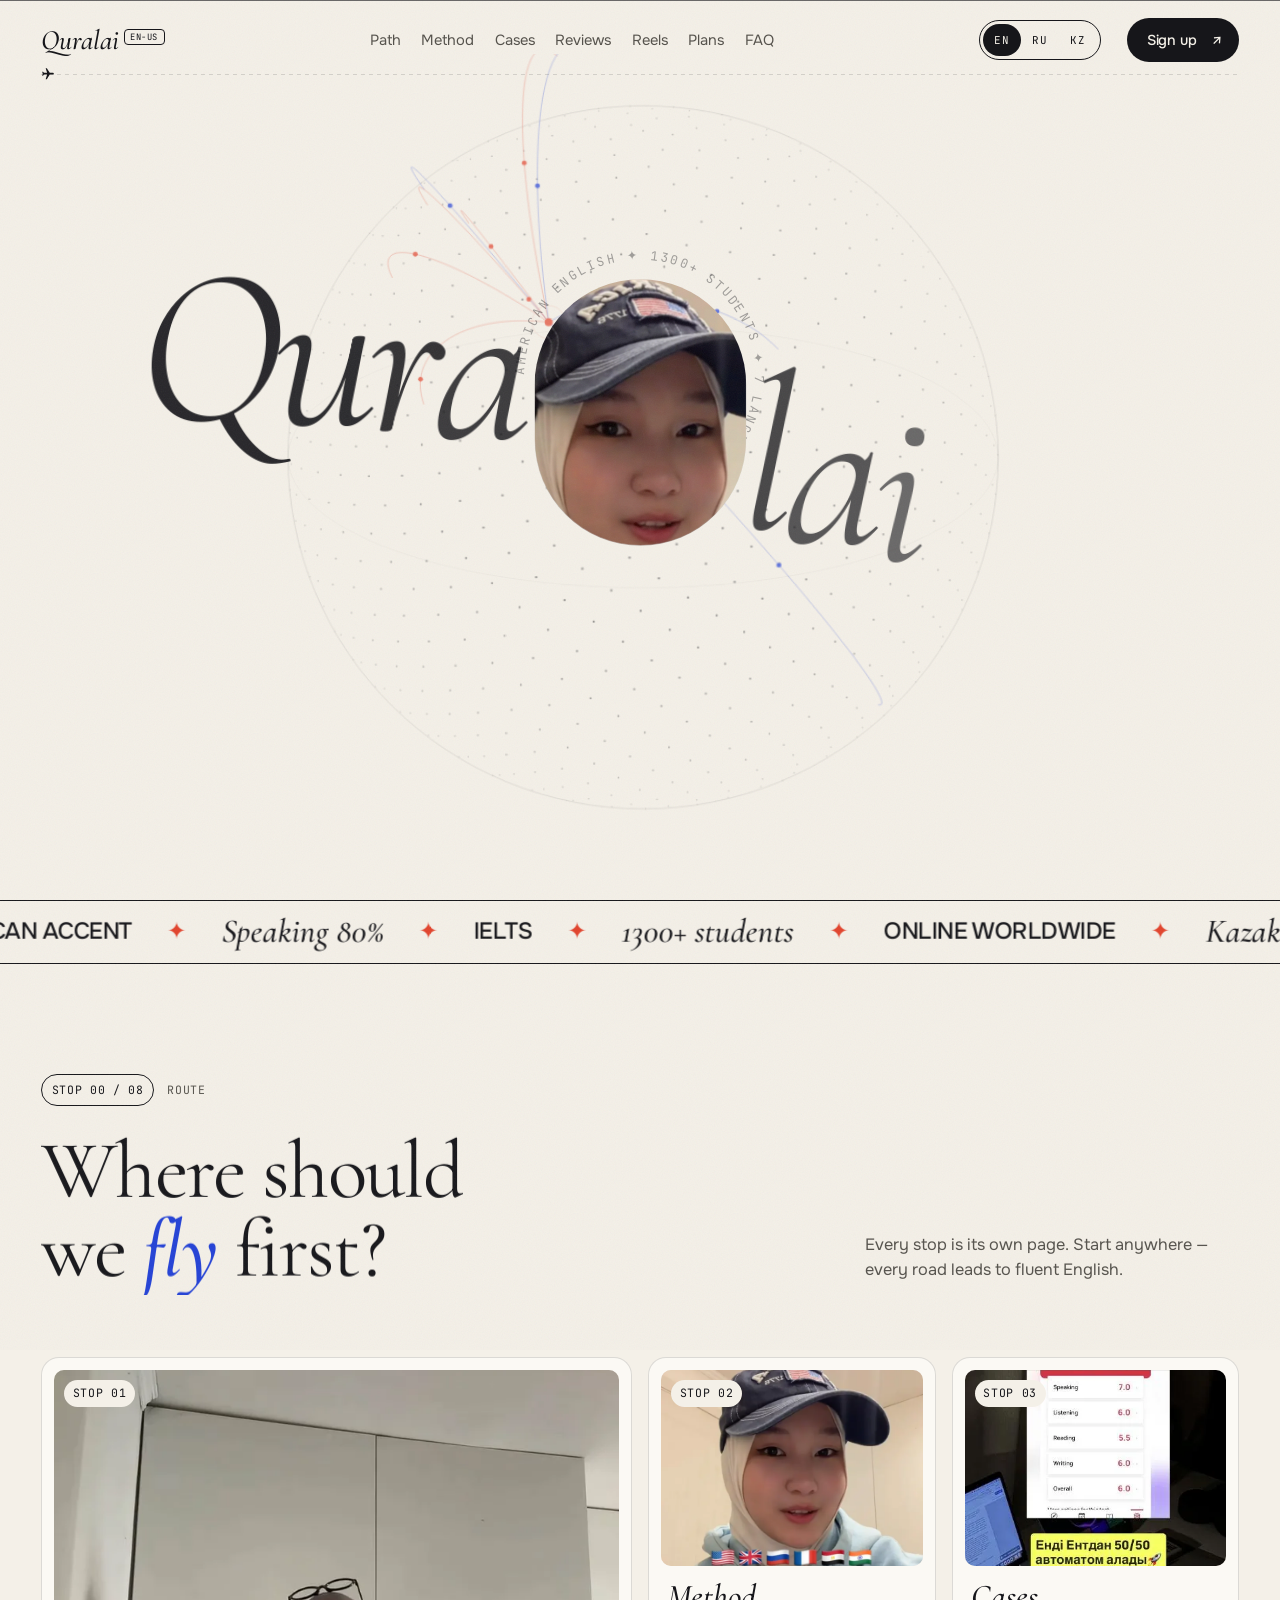
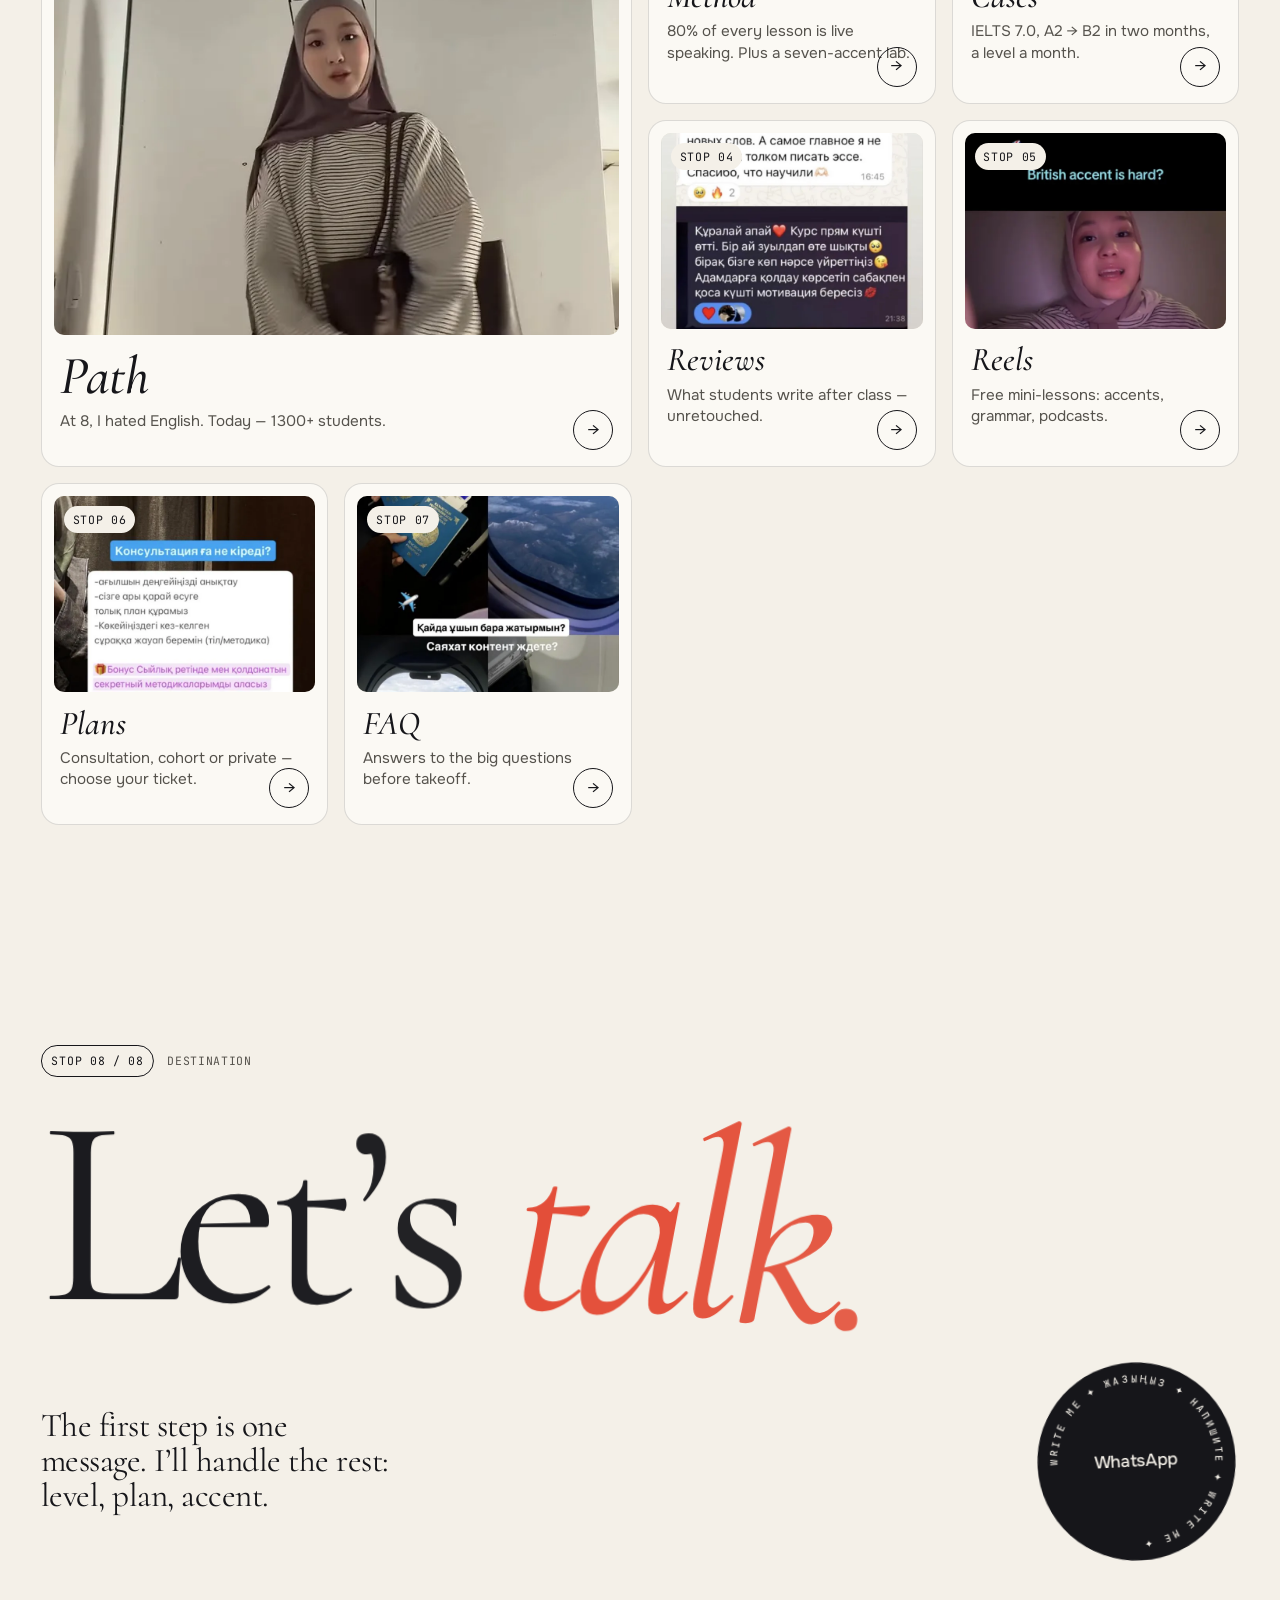
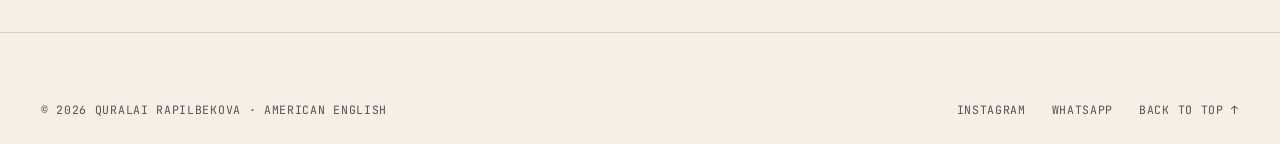
<file: index.html>
<!doctype html>
<html lang="en" data-lang="en">
<head>
<meta charset="utf-8">
<meta name="viewport" content="width=device-width, initial-scale=1">
<title>Quralai — American English coach</title>
<meta name="description" content="Құралай Рапилбекова — преподаватель американского английского. 1300+ учеников по всему миру, 80% урока — живая речь. Консультации, потоки, индивидуальные занятия онлайн.">
<meta property="og:title" content="Quralai — American English coach">
<meta property="og:description" content="Американский английский, на котором вы наконец заговорите. 1300+ учеников, 7 языков, онлайн по всему миру.">
<meta property="og:image" content="assets/img/hero-portrait.webp">
<meta name="theme-color" content="#F4F0E8">
<link rel="icon" href="data:image/svg+xml,%3Csvg xmlns='http://www.w3.org/2000/svg' viewBox='0 0 64 64'%3E%3Crect width='64' height='64' rx='32' fill='%2316161A'/%3E%3Ctext x='32' y='44' text-anchor='middle' font-family='Georgia' font-style='italic' font-size='38' fill='%23F4F0E8'%3EQ%3C/text%3E%3C/svg%3E">
<link rel="preconnect" href="https://fonts.googleapis.com">
<link rel="preconnect" href="https://fonts.gstatic.com" crossorigin>
<link href="https://fonts.googleapis.com/css2?family=Caveat:wght@500;700&family=Cormorant:ital,wght@0,400;0,500;0,600;1,400;1,500;1,600&family=JetBrains+Mono:wght@400;500&family=Onest:wght@400;500;600&display=swap" rel="stylesheet">
<script src="assets/js/hide-netlify-badge.js"></script>
<link rel="stylesheet" href="assets/css/style.css?v=10">
</head>
<body class="is-loading">
<span id="page-top"></span>
<div class="curtain" aria-hidden="true"><span class="curtain__word serif-i">Quralai</span></div>


<!-- ============ PRELOADER: greetings ============ -->
<div class="loader" aria-hidden="true">
  <div class="loader__word"><span data-greet>Сәлем</span></div>
  <div class="loader__meta mono"><span>Boarding</span><span class="loader__count">00</span></div>
</div>

<!-- ============ CURSOR ============ -->
<div class="cursor" aria-hidden="true">
  <div class="cursor__ring">
    <svg class="cursor__orbit" viewBox="0 0 120 120"><defs><path id="orbitPath" d="M60,60 m-46,0 a46,46 0 1,1 92,0 a46,46 0 1,1 -92,0"/></defs><text><textPath href="#orbitPath">hello · сәлем · привет · bonjour · hola · hello · сәлем ·</textPath></text></svg>
    <span class="cursor__label"></span>
  </div>
  <div class="cursor__dot"></div>
</div>

<!-- ============ BACKGROUND GLOBE ============ -->
<div class="globe" aria-hidden="true"><canvas id="globe"></canvas></div>
<div class="grain" aria-hidden="true"></div>

<!-- ============ NAV ============ -->
<header class="nav">
  <a href="index.html" class="nav__logo" data-cursor="наверх"><span class="serif-i">Quralai</span><sup class="mono">EN-US</sup></a>
  <nav class="nav__links" aria-label="Разделы">
    <a data-i18n="t0" href="path.html" data-n="01">Путь</a>
    <a data-i18n="t1" href="method.html" data-n="02">Метод</a>
    <a data-i18n="t2" href="cases.html" data-n="03">Кейсы</a>
    <a data-i18n="t3" href="reviews.html" data-n="04">Отзывы</a>
    <a href="reels.html" data-n="05">Reels</a>
    <a data-i18n="t4" href="formats.html" data-n="06">Форматы</a>
    <a href="faq.html" data-n="07">FAQ</a>
  </nav>
  <div class="lang" role="group" aria-label="Language"><button data-lang="en" class="is-on" aria-pressed="true">EN</button><button data-lang="ru" aria-pressed="false">RU</button><button data-lang="kz" aria-pressed="false">KZ</button><i class="lang__pill" aria-hidden="true"></i></div>
  <a class="btn btn--ink btn--sm nav__cta magnetic" href="https://wa.me/77477490495?text=%D0%97%D0%B4%D1%80%D0%B0%D0%B2%D1%81%D1%82%D0%B2%D1%83%D0%B9%D1%82%D0%B5%2C%20%D0%9A%D1%83%D1%80%D0%B0%D0%BB%D0%B0%D0%B9!%20%D0%A5%D0%BE%D1%87%D1%83%20%D0%B7%D0%B0%D0%BF%D0%B8%D1%81%D0%B0%D1%82%D1%8C%D1%81%D1%8F%20%D0%BD%D0%B0%20%D0%BA%D0%BE%D0%BD%D1%81%D1%83%D0%BB%D1%8C%D1%82%D0%B0%D1%86%D0%B8%D1%8E" target="_blank" rel="noopener" data-cursor="WhatsApp"><span class="roll"><span data-i18n="t5">Записаться</span><span data-i18n="t5">Записаться</span></span><i class="arr">↗</i></a>
  <button class="nav__burger" aria-label="Меню" aria-expanded="false"><span></span><span></span></button>
  <!-- flight progress -->
  <div class="flight" aria-hidden="true">
    <div class="flight__track"><div class="flight__fill"></div></div>
    <svg class="flight__plane" viewBox="0 0 24 24"><path d="M21 16v-2l-8-5V3.5a1.5 1.5 0 0 0-3 0V9l-8 5v2l8-2.5V19l-2 1.5V22l3.5-1 3.5 1v-1.5L13 19v-5.5z"/></svg>
  </div>
</header>
<div class="menu" aria-hidden="true">
  <a data-i18n="t0" href="path.html">Путь</a><a data-i18n="t1" href="method.html">Метод</a><a data-i18n="t2" href="cases.html">Кейсы</a><a data-i18n="t3" href="reviews.html">Отзывы</a><a href="reels.html">Reels</a><a data-i18n="t4" href="formats.html">Форматы</a><a href="faq.html">FAQ</a>
  <a class="menu__wa" href="https://wa.me/77477490495" target="_blank" rel="noopener">WhatsApp ↗</a>
</div>

<main id="smooth">
<!-- ================================================= HERO -->
<section class="hero" id="top" data-globe="hero" data-cursor-mode="hello">
  <div class="hero__meta mono">
    <span>№ 001 — American English coach</span>
    <span data-i18n="t6" class="hero__coords">KZ <i>✈</i> US · онлайн по всему миру</span>
  </div>

  <h1 class="hero__title" aria-label="Quralai">
    <span class="hero__word hero__word--l"><span class="split-chars">Qura</span></span>
    <span class="hero__portrait" data-cursor="сәлем!">
      <span class="hero__ring">
        <svg viewBox="0 0 200 200"><defs><path id="ringPath" d="M100,100 m-88,0 a88,88 0 1,1 176,0 a88,88 0 1,1 -176,0"/></defs><text><textPath href="#ringPath">AMERICAN ENGLISH ✦ 1300+ STUDENTS ✦ 7 LANGUAGES ✦ SINCE AGE 15 ✦ </textPath></text></svg>
      </span>
      <span class="hero__oval"><img src="assets/img/hero-portrait.webp" alt="Құралай Рапилбекова" width="760" height="1089"></span>
      <span data-i18n="t7" class="hero__tag hand">это я, Құралай ✦</span>
    </span>
    <span class="hero__word hero__word--r"><span class="split-chars">lai</span></span>
  </h1>

  <div class="hero__bottom">
    <div class="hero__pitch">
      <p data-i18n="t8" class="hero__lead reveal-lines">Американский английский, на котором вы <em>наконец заговорите.</em></p>
      <p data-i18n="t9" class="hero__sub">Мне 19. Преподаю с 15 лет, обучила 1300+ учеников по всему миру. 80% урока — живая речь, поэтому через месяц вы не «знаете правила», а говорите.</p>
      <div class="hero__ctas">
        <a class="btn btn--ink magnetic" href="formats.html" data-cursor="форматы"><span class="roll"><span data-i18n="t10">Выбрать формат</span><span data-i18n="t10">Выбрать формат</span></span><i class="arr">→</i></a>
        <a class="btn btn--ghost magnetic" href="reels.html" data-cursor="смотреть"><span class="roll"><span data-i18n="t11">Бесплатные уроки</span><span data-i18n="t11">Бесплатные уроки</span></span><i class="arr">▶</i></a>
      </div>
    </div>

    <div class="hero__scroll mono" aria-hidden="true"><span data-i18n="t12">Листайте — начинаем полёт</span><i></i></div>

    <ul class="hero__stats">
      <li><b class="serif-i" data-count="1300" data-suffix="+">0</b><span data-i18n="t13">учеников<br>по всему миру</span></li>
      <li><b class="serif-i" data-count="7">0</b><span data-i18n="t14">языков<br>говорю и учу</span></li>
      <li><b class="serif-i" data-count="17.4" data-decimals="1" data-suffix="k">0</b><span data-i18n="t15">подписчиков<br>в Instagram</span></li>
    </ul>
  </div>

  <!-- floating artefacts -->
  <a class="float float--stamp" href="reels.html" data-depth="0.6" data-cursor="акценты">
    <span class="stamp-photo"><img src="assets/img/reels/DeqsfLrNVRi.webp" alt="" loading="lazy"></span>
    <span data-i18n="t16" class="mono">Гарвард бесплатно? · reels</span>
  </a>
  <div data-i18n="t17" class="float float--note hand" data-depth="1.1">с 8 лет в английском,<br>с 15 — учу других ✦</div>
  <div class="float float--seal" data-depth="0.4">
    <svg viewBox="0 0 160 160"><defs><path id="sealPath" d="M80,80 m-62,0 a62,62 0 1,1 124,0 a62,62 0 1,1 -124,0"/></defs><circle cx="80" cy="80" r="76" fill="none" stroke="currentColor" stroke-width="1.5"/><circle cx="80" cy="80" r="48" fill="none" stroke="currentColor" stroke-width="1" stroke-dasharray="3 4"/><text><textPath href="#sealPath">SPEAKING 80% ✦ APPROVED ✦ SPEAKING 80% ✦ APPROVED ✦</textPath></text><text x="80" y="76" text-anchor="middle" class="seal-big">80%</text><text data-i18n="t18" x="80" y="96" text-anchor="middle" class="seal-small">живой речи</text></svg>
  </div>
</section>

<!-- ================================================= MARQUEE -->
<div class="marquee" aria-hidden="true">
  <div class="marquee__track">
    <span>American accent</span><i>✦</i><span class="serif-i">Speaking 80%</span><i>✦</i><span>IELTS</span><i>✦</i><span data-i18n="t19" class="serif-i">1300+ учеников</span><i>✦</i><span data-i18n="t20">Онлайн по всему миру</span><i>✦</i><span data-i18n="t21" class="serif-i">қазақша / по-русски</span><i>✦</i>
    <span>American accent</span><i>✦</i><span class="serif-i">Speaking 80%</span><i>✦</i><span>IELTS</span><i>✦</i><span data-i18n="t19" class="serif-i">1300+ учеников</span><i>✦</i><span data-i18n="t20">Онлайн по всему миру</span><i>✦</i><span data-i18n="t21" class="serif-i">қазақша / по-русски</span><i>✦</i>
  </div>
</div>

<!-- ================================================= ROUTE (home) -->
<section class="route" id="route" data-globe="path">
  <div class="wrap">
    <div class="sec-head sec-head--split">
      <div>
        <div class="stop mono"><span class="stop__n">Stop 00 / 08</span><span data-i18n="r20">Маршрут</span></div>
        <h2 class="h2 reveal-lines" data-i18n="r21">Куда <em>полетим</em> сначала?</h2>
      </div>
      <p class="sec-head__aside" data-i18n="r22">Каждая остановка — отдельная страница. Начните с любой, все дороги ведут к свободному английскому.</p>
    </div>
    <div class="route__grid">
      <a class="rcard" href="path.html" data-cursor="открыть">
        <span class="rcard__n mono">Stop 01</span>
        <span class="rcard__img"><img src="assets/img/quralai-full-2.webp" alt="" loading="lazy"></span>
        <span class="rcard__t serif-i" data-i18n="r01">Путь</span>
        <span class="rcard__d" data-i18n="r11">В 8 лет я ненавидела английский. Сегодня — 1300+ учеников.</span>
        <span class="rcard__go" aria-hidden="true">→</span>
      </a>
      <a class="rcard" href="method.html" data-cursor="открыть">
        <span class="rcard__n mono">Stop 02</span>
        <span class="rcard__img"><img src="assets/img/reels/DepjRBNNou3.webp" alt="" loading="lazy"></span>
        <span class="rcard__t serif-i" data-i18n="r02">Метод</span>
        <span class="rcard__d" data-i18n="r12">80% урока — живая речь. И лаборатория семи акцентов.</span>
        <span class="rcard__go" aria-hidden="true">→</span>
      </a>
      <a class="rcard" href="cases.html" data-cursor="открыть">
        <span class="rcard__n mono">Stop 03</span>
        <span class="rcard__img"><img src="assets/img/stories/ielts-4.webp" alt="" loading="lazy"></span>
        <span class="rcard__t serif-i" data-i18n="r03">Кейсы</span>
        <span class="rcard__d" data-i18n="r13">IELTS 7.0, A2 → B2 за два месяца, уровень за месяц.</span>
        <span class="rcard__go" aria-hidden="true">→</span>
      </a>
      <a class="rcard" href="reviews.html" data-cursor="открыть">
        <span class="rcard__n mono">Stop 04</span>
        <span class="rcard__img"><img src="assets/img/stories/review-1.webp" alt="" loading="lazy"></span>
        <span class="rcard__t serif-i" data-i18n="r04">Отзывы</span>
        <span class="rcard__d" data-i18n="r14">Что ученики пишут после урока — без ретуши.</span>
        <span class="rcard__go" aria-hidden="true">→</span>
      </a>
      <a class="rcard" href="reels.html" data-cursor="открыть">
        <span class="rcard__n mono">Stop 05</span>
        <span class="rcard__img"><img src="assets/img/reels/DfK4L0IN_va.webp" alt="" loading="lazy"></span>
        <span class="rcard__t serif-i" data-i18n="r05">Reels</span>
        <span class="rcard__d" data-i18n="r15">Бесплатные мини-уроки: акценты, грамматика, подкасты.</span>
        <span class="rcard__go" aria-hidden="true">→</span>
      </a>
      <a class="rcard" href="formats.html" data-cursor="открыть">
        <span class="rcard__n mono">Stop 06</span>
        <span class="rcard__img"><img src="assets/img/stories/consult-2.webp" alt="" loading="lazy"></span>
        <span class="rcard__t serif-i" data-i18n="r06">Форматы</span>
        <span class="rcard__d" data-i18n="r16">Консультация, поток или индивидуально — выберите билет.</span>
        <span class="rcard__go" aria-hidden="true">→</span>
      </a>
      <a class="rcard" href="faq.html" data-cursor="открыть">
        <span class="rcard__n mono">Stop 07</span>
        <span class="rcard__img"><img src="assets/img/stories/vietnam-1.webp" alt="" loading="lazy"></span>
        <span class="rcard__t serif-i" data-i18n="r07">FAQ</span>
        <span class="rcard__d" data-i18n="r17">Ответы на главные вопросы перед стартом.</span>
        <span class="rcard__go" aria-hidden="true">→</span>
      </a>
    </div>
  </div>
</section>

<!-- ================================================= 08 CONTACT -->
<section class="contact" id="contact" data-globe="contact">
  <div class="wrap">
    <div class="stop mono"><span class="stop__n">Stop 08 / 08</span><span data-i18n="t146">Пункт назначения</span></div>
    <h2 class="contact__title"><span class="split-chars">Let’s</span> <em class="split-chars">talk.</em></h2>
    <div class="contact__row">
      <p data-i18n="t147" class="contact__lead">Первый шаг — одно сообщение. Остальное беру на себя: уровень, план, акцент.</p>
      <a class="contact__orb magnetic" href="https://wa.me/77477490495?text=%D0%97%D0%B4%D1%80%D0%B0%D0%B2%D1%81%D1%82%D0%B2%D1%83%D0%B9%D1%82%D0%B5%2C%20%D0%9A%D1%83%D1%80%D0%B0%D0%BB%D0%B0%D0%B9!" target="_blank" rel="noopener" data-cursor="написать">
        <svg viewBox="0 0 200 200" aria-hidden="true"><defs><path id="orbPath" d="M100,100 m-80,0 a80,80 0 1,1 160,0 a80,80 0 1,1 -160,0"/></defs><text><textPath href="#orbPath">WRITE ME ✦ ЖАЗЫҢЫЗ ✦ НАПИШИТЕ ✦ WRITE ME ✦ </textPath></text></svg>
        <span>WhatsApp</span>
      </a>
    </div>
  </div>
  <footer class="foot wrap mono">
    <span>© 2026 Quralai Rapilbekova · American English</span>
    <span class="foot__links"><a href="https://www.instagram.com/rapilbekova_qr/" target="_blank" rel="noopener">Instagram</a><a href="https://wa.me/77477490495" target="_blank" rel="noopener">WhatsApp</a><a data-i18n="t148" href="#page-top">Наверх ↑</a></span>
  </footer>
</section>

</main>

<!-- ============ STORY VIEWER ============ -->
<div class="viewer" id="viewer" aria-hidden="true" role="dialog" aria-label="Сторис">
  <div class="viewer__bg" data-close></div>
  <div class="viewer__card">
    <div class="viewer__bars"></div>
    <div class="viewer__head"><span class="viewer__avatar"><img src="assets/img/reels/DepjRBNNou3.webp" alt=""></span><b>rapilbekova_qr</b><span class="viewer__title mono"></span><button class="viewer__x" data-close aria-label="Закрыть">✕</button></div>
    <img class="viewer__img" alt="">
    <button class="viewer__prev" aria-label="Назад"></button><button class="viewer__next" aria-label="Вперёд"></button>
  </div>
</div>

<!-- ============ VIDEO MODAL ============ -->
<div class="vmodal" id="vmodal" aria-hidden="true" role="dialog" aria-label="Видео">
  <div class="vmodal__bg" data-close></div>
  <div class="vmodal__card">
    <video controls playsinline></video>
    <div class="vmodal__meta"><span class="vmodal__title serif-i"></span><a data-i18n="t149" class="mono vmodal__ig" target="_blank" rel="noopener">Открыть в Instagram ↗</a></div>
    <button class="vmodal__x" data-close aria-label="Закрыть">✕</button>
  </div>
</div>

<script src="assets/js/vendor/gsap.min.js"></script>
<script src="assets/js/vendor/ScrollTrigger.min.js"></script>
<script src="assets/js/vendor/lenis.min.js"></script>
<script src="assets/js/i18n-en.js?v=10"></script>
<script src="assets/js/i18n.js?v=10"></script>
<script src="assets/js/main.js?v=10"></script>
</body>
</html>
</file>
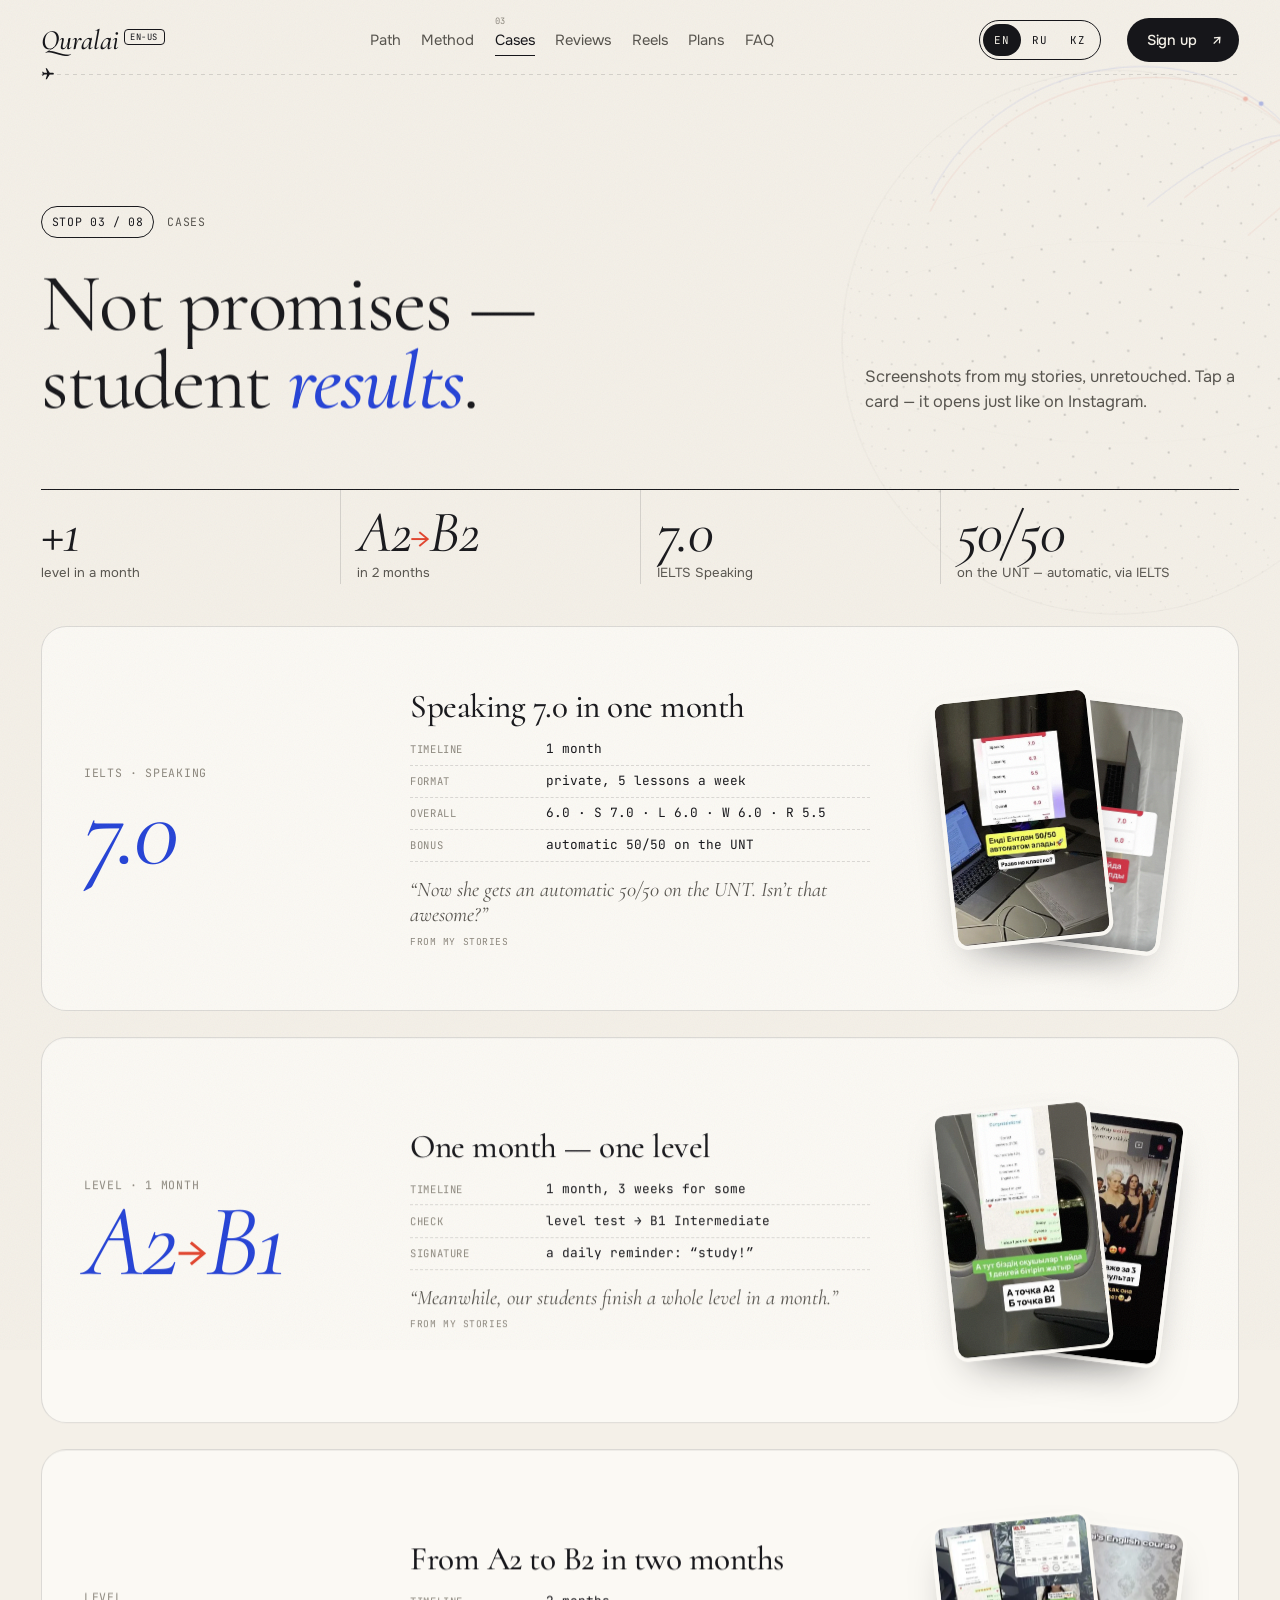
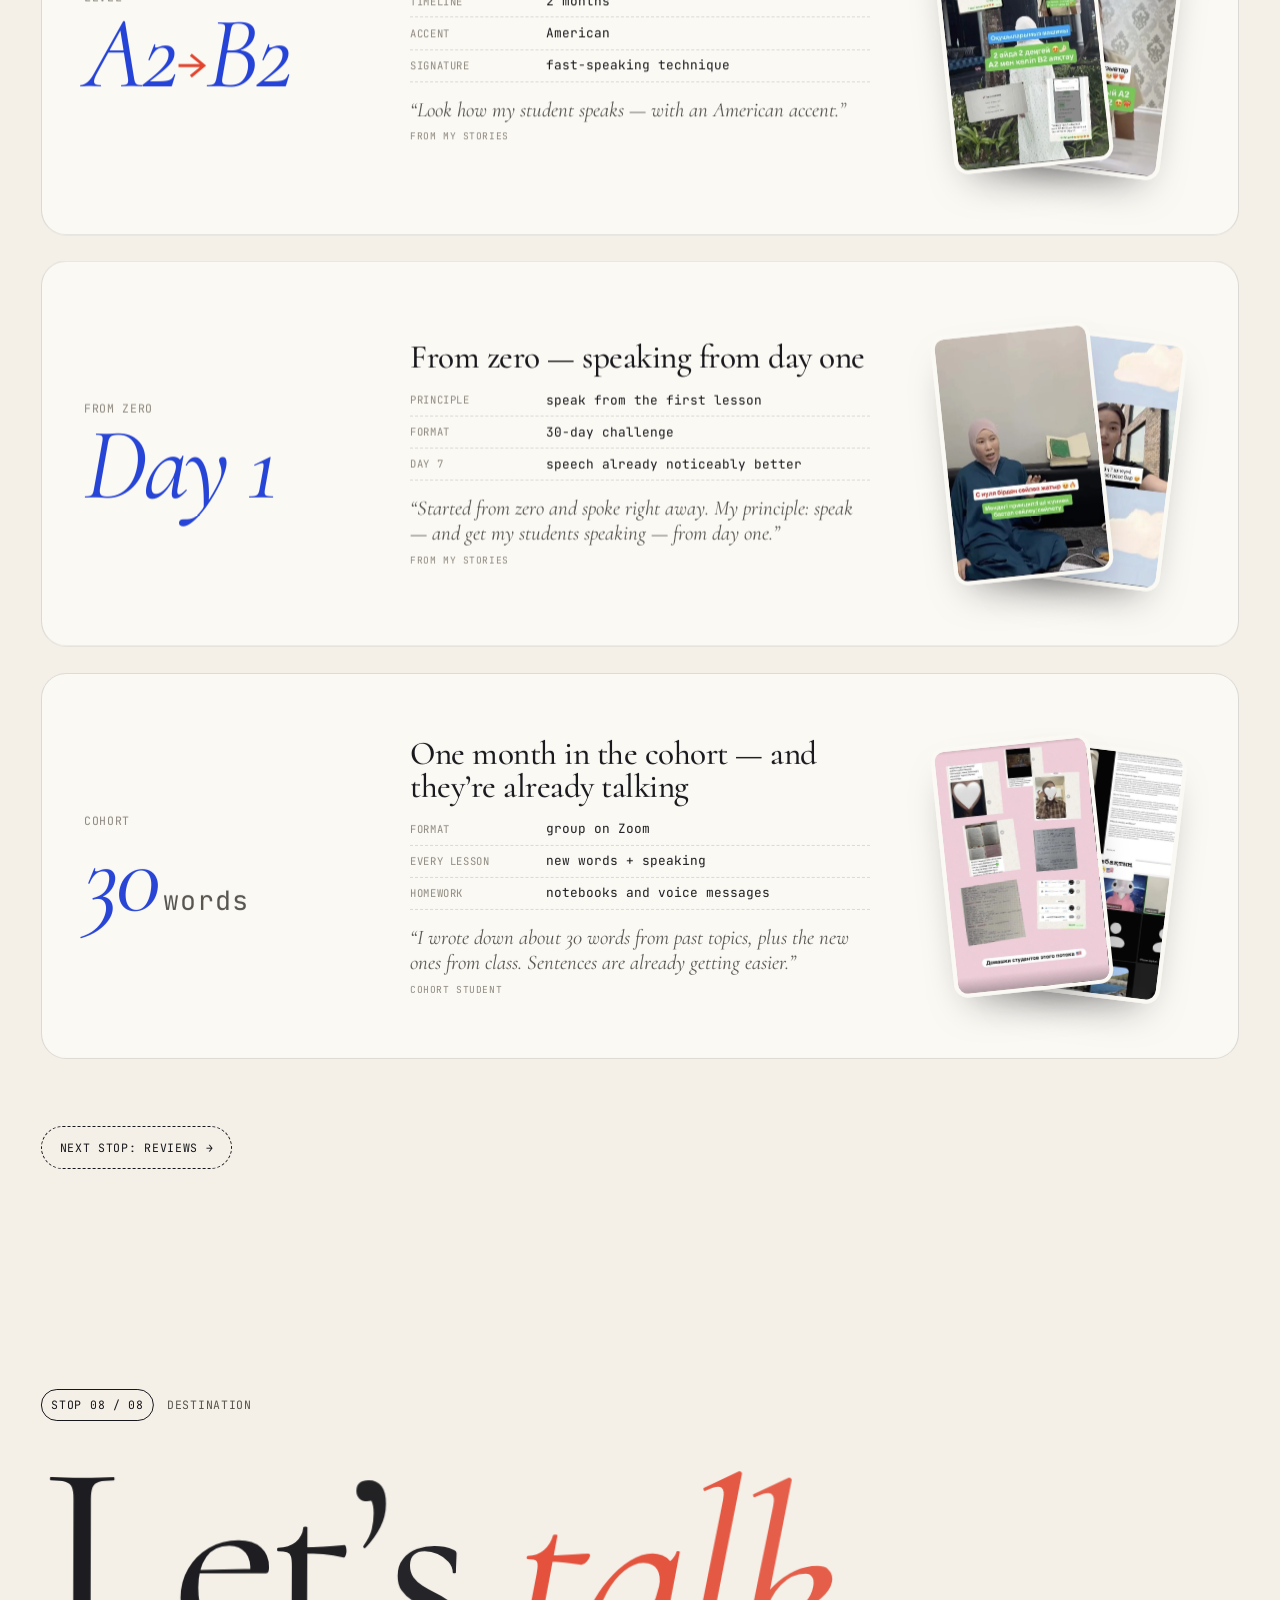
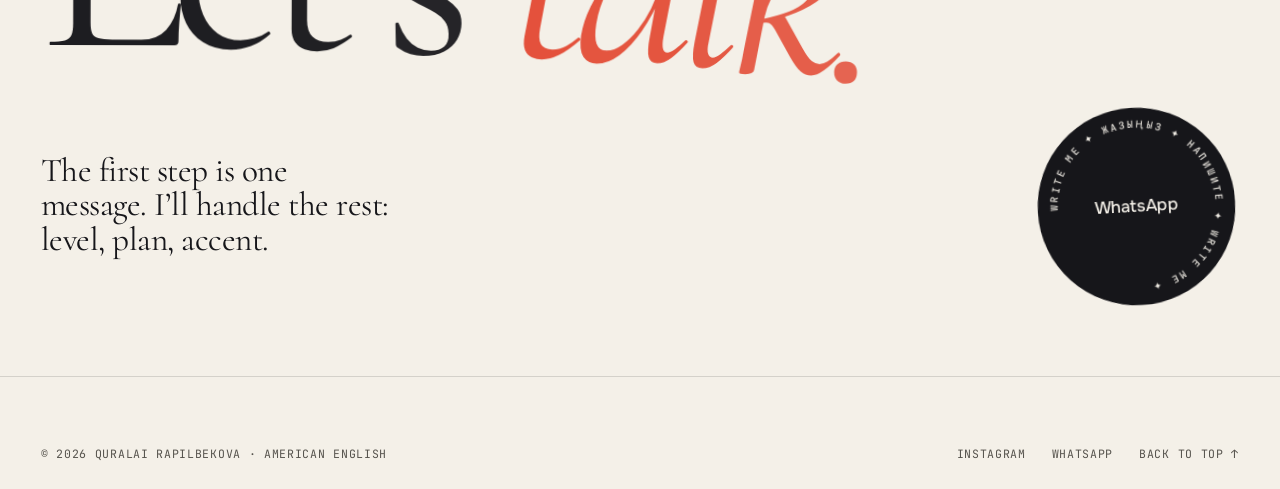
<file: cases.html>
<!doctype html>
<html lang="en" data-lang="en">
<head>
<meta charset="utf-8">
<meta name="viewport" content="width=device-width, initial-scale=1">
<title>Quralai — American English coach</title>
<meta name="description" content="Құралай Рапилбекова — преподаватель американского английского. 1300+ учеников по всему миру, 80% урока — живая речь. Консультации, потоки, индивидуальные занятия онлайн.">
<meta property="og:title" content="Quralai — American English coach">
<meta property="og:description" content="Американский английский, на котором вы наконец заговорите. 1300+ учеников, 7 языков, онлайн по всему миру.">
<meta property="og:image" content="assets/img/hero-portrait.webp">
<meta name="theme-color" content="#F4F0E8">
<link rel="icon" href="data:image/svg+xml,%3Csvg xmlns='http://www.w3.org/2000/svg' viewBox='0 0 64 64'%3E%3Crect width='64' height='64' rx='32' fill='%2316161A'/%3E%3Ctext x='32' y='44' text-anchor='middle' font-family='Georgia' font-style='italic' font-size='38' fill='%23F4F0E8'%3EQ%3C/text%3E%3C/svg%3E">
<link rel="preconnect" href="https://fonts.googleapis.com">
<link rel="preconnect" href="https://fonts.gstatic.com" crossorigin>
<link href="https://fonts.googleapis.com/css2?family=Caveat:wght@500;700&family=Cormorant:ital,wght@0,400;0,500;0,600;1,400;1,500;1,600&family=JetBrains+Mono:wght@400;500&family=Onest:wght@400;500;600&display=swap" rel="stylesheet">
<script src="assets/js/hide-netlify-badge.js"></script>
<link rel="stylesheet" href="assets/css/style.css?v=10">
</head>
<body class="is-loading subpage">
<span id="page-top"></span>
<div class="curtain" aria-hidden="true"><span class="curtain__word serif-i">Quralai</span></div>


<!-- ============ PRELOADER: greetings ============ -->
<div class="loader" aria-hidden="true">
  <div class="loader__word"><span data-greet>Сәлем</span></div>
  <div class="loader__meta mono"><span>Boarding</span><span class="loader__count">00</span></div>
</div>

<!-- ============ CURSOR ============ -->
<div class="cursor" aria-hidden="true">
  <div class="cursor__ring">
    <svg class="cursor__orbit" viewBox="0 0 120 120"><defs><path id="orbitPath" d="M60,60 m-46,0 a46,46 0 1,1 92,0 a46,46 0 1,1 -92,0"/></defs><text><textPath href="#orbitPath">hello · сәлем · привет · bonjour · hola · hello · сәлем ·</textPath></text></svg>
    <span class="cursor__label"></span>
  </div>
  <div class="cursor__dot"></div>
</div>

<!-- ============ BACKGROUND GLOBE ============ -->
<div class="globe" aria-hidden="true"><canvas id="globe"></canvas></div>
<div class="grain" aria-hidden="true"></div>

<!-- ============ NAV ============ -->
<header class="nav">
  <a href="index.html" class="nav__logo" data-cursor="наверх"><span class="serif-i">Quralai</span><sup class="mono">EN-US</sup></a>
  <nav class="nav__links" aria-label="Разделы">
    <a data-i18n="t0" href="path.html" data-n="01">Путь</a>
    <a data-i18n="t1" href="method.html" data-n="02">Метод</a>
    <a data-i18n="t2" class="is-active" href="cases.html" data-n="03">Кейсы</a>
    <a data-i18n="t3" href="reviews.html" data-n="04">Отзывы</a>
    <a href="reels.html" data-n="05">Reels</a>
    <a data-i18n="t4" href="formats.html" data-n="06">Форматы</a>
    <a href="faq.html" data-n="07">FAQ</a>
  </nav>
  <div class="lang" role="group" aria-label="Language"><button data-lang="en" class="is-on" aria-pressed="true">EN</button><button data-lang="ru" aria-pressed="false">RU</button><button data-lang="kz" aria-pressed="false">KZ</button><i class="lang__pill" aria-hidden="true"></i></div>
  <a class="btn btn--ink btn--sm nav__cta magnetic" href="https://wa.me/77477490495?text=%D0%97%D0%B4%D1%80%D0%B0%D0%B2%D1%81%D1%82%D0%B2%D1%83%D0%B9%D1%82%D0%B5%2C%20%D0%9A%D1%83%D1%80%D0%B0%D0%BB%D0%B0%D0%B9!%20%D0%A5%D0%BE%D1%87%D1%83%20%D0%B7%D0%B0%D0%BF%D0%B8%D1%81%D0%B0%D1%82%D1%8C%D1%81%D1%8F%20%D0%BD%D0%B0%20%D0%BA%D0%BE%D0%BD%D1%81%D1%83%D0%BB%D1%8C%D1%82%D0%B0%D1%86%D0%B8%D1%8E" target="_blank" rel="noopener" data-cursor="WhatsApp"><span class="roll"><span data-i18n="t5">Записаться</span><span data-i18n="t5">Записаться</span></span><i class="arr">↗</i></a>
  <button class="nav__burger" aria-label="Меню" aria-expanded="false"><span></span><span></span></button>
  <!-- flight progress -->
  <div class="flight" aria-hidden="true">
    <div class="flight__track"><div class="flight__fill"></div></div>
    <svg class="flight__plane" viewBox="0 0 24 24"><path d="M21 16v-2l-8-5V3.5a1.5 1.5 0 0 0-3 0V9l-8 5v2l8-2.5V19l-2 1.5V22l3.5-1 3.5 1v-1.5L13 19v-5.5z"/></svg>
  </div>
</header>
<div class="menu" aria-hidden="true">
  <a data-i18n="t0" href="path.html">Путь</a><a data-i18n="t1" href="method.html">Метод</a><a data-i18n="t2" href="cases.html">Кейсы</a><a data-i18n="t3" href="reviews.html">Отзывы</a><a href="reels.html">Reels</a><a data-i18n="t4" href="formats.html">Форматы</a><a href="faq.html">FAQ</a>
  <a class="menu__wa" href="https://wa.me/77477490495" target="_blank" rel="noopener">WhatsApp ↗</a>
</div>

<main id="smooth">
<!-- ================================================= 03 CASES -->
<section class="cases" id="cases" data-globe="cases">
  <div class="wrap">
    <div class="sec-head sec-head--split">
      <div>
        <div class="stop mono"><span class="stop__n">Stop 03 / 08</span><span data-i18n="t2">Кейсы</span></div>
        <h2 data-i18n="t60" class="h2 reveal-lines">Не обещания — <em data-i18n="t83">результаты</em> учеников.</h2>
      </div>
      <p data-i18n="t61" class="sec-head__aside">Скриншоты из моих сторис, без ретуши. Нажмите на карточку — откроется как в Instagram.</p>
    </div>

    <ul class="proof">
      <li><b class="serif-i">+1</b><span data-i18n="c01">уровень за месяц</span></li>
      <li><b class="serif-i">A2<i>→</i>B2</b><span data-i18n="c02">за 2 месяца</span></li>
      <li><b class="serif-i">7.0</b><span>IELTS Speaking</span></li>
      <li><b class="serif-i">50/50</b><span data-i18n="c03">ЕНТ — автоматом по IELTS</span></li>
    </ul>

    <div class="case-list">
      <article class="case" data-story="ielts" data-cursor="открыть">
        <div class="case__metric"><span class="mono">IELTS · Speaking</span><b class="serif-i">7.0</b></div>
        <div class="case__body">
          <h3 data-i18n="c10">Speaking 7.0 за один месяц</h3>
          <ul class="case__facts mono"><li data-i18n="c11"><span>Срок</span>1 месяц</li><li data-i18n="c12"><span>Формат</span>индивидуально, 5 уроков в неделю</li><li><span>Overall</span>6.0 · S 7.0 · L 6.0 · W 6.0 · R 5.5</li><li data-i18n="c13"><span>Бонус</span>50/50 на ЕНТ — автоматом</li></ul>
          <p class="case__quote" data-i18n="c14">«Теперь на ЕНТ — 50/50 автоматом. Разве не классно?» <span class="mono">из моих сторис</span></p>
        </div>
        <div class="case__shots"><img src="assets/img/stories/ielts-4.webp" alt="IELTS: Overall 6.0, Speaking 7.0" loading="lazy"><img src="assets/img/stories/ielts-2.webp" alt="Результат IELTS: Speaking 7.0" loading="lazy"></div>
      </article>

      <article class="case" data-story="levels" data-cursor="открыть">
        <div class="case__metric"><span class="mono" data-i18n="c20">Уровень · 1 месяц</span><b class="serif-i">A2<i>→</i>B1</b></div>
        <div class="case__body">
          <h3 data-i18n="c21">Один месяц — один уровень</h3>
          <ul class="case__facts mono"><li data-i18n="c22"><span>Срок</span>1 месяц, у некоторых — 3 недели</li><li data-i18n="c23"><span>Проверка</span>тест уровня → B1 Intermediate</li><li data-i18n="c24"><span>Фишка</span>каждый день напоминаю: «учитесь!»</li></ul>
          <p class="case__quote" data-i18n="c25">«А у нас ученики проходят целый уровень за месяц». <span class="mono">из моих сторис</span></p>
        </div>
        <div class="case__shots"><img src="assets/img/stories/res-b1.webp" alt="Тест уровня: B1 Intermediate" loading="lazy"><img src="assets/img/stories/res-3weeks.webp" alt="Результат за 3 недели" loading="lazy"></div>
      </article>

      <article class="case" data-story="results" data-cursor="открыть">
        <div class="case__metric"><span data-i18n="t67" class="mono">Уровень</span><b class="serif-i">A2<i>→</i>B2</b></div>
        <div class="case__body">
          <h3 data-i18n="t68">С A2 до B2 за два месяца</h3>
          <ul class="case__facts mono"><li data-i18n="t69"><span>Срок</span>2 месяца</li><li data-i18n="t70"><span>Акцент</span>американский</li><li data-i18n="t71"><span>Фишка</span>техника быстрого говорения</li></ul>
          <p data-i18n="t72" class="case__quote">«Посмотрите, как говорит моя ученица — с американским акцентом». <span class="mono">из моих сторис</span></p>
        </div>
        <div class="case__shots"><img src="assets/img/stories/res-2levels.webp" alt="2 месяца — 2 уровня: A2 → B2" loading="lazy"><img src="assets/img/stories/res-a2b2.webp" alt="Ученица: точка А — A2, точка B — B2" loading="lazy"></div>
      </article>

      <article class="case" data-story="zero" data-cursor="открыть">
        <div class="case__metric"><span class="mono" data-i18n="c30">С нуля</span><b class="serif-i">Day 1</b></div>
        <div class="case__body">
          <h3 data-i18n="c31">С нуля — говорит с первого дня</h3>
          <ul class="case__facts mono"><li data-i18n="c32"><span>Принцип</span>говорить с первого урока</li><li data-i18n="c33"><span>Формат</span>30-дневный челлендж</li><li data-i18n="c34"><span>День 7</span>речь уже заметно лучше</li></ul>
          <p class="case__quote" data-i18n="c35">«С нуля сразу заговорила. Мой принцип — говорить и заставлять говорить с первого дня». <span class="mono">из моих сторис</span></p>
        </div>
        <div class="case__shots"><img src="assets/img/stories/res-zero.webp" alt="Ученица с нуля говорит на английском" loading="lazy"><img src="assets/img/stories/res-challenge.webp" alt="30-дневный челлендж, день 7" loading="lazy"></div>
      </article>

      <article class="case" data-story="lessons" data-cursor="открыть">
        <div class="case__metric"><span class="mono">Поток</span><b data-i18n="t73" class="serif-i">30<small>слов</small></b></div>
        <div class="case__body">
          <h3 data-i18n="t74">Месяц в потоке — и уже говорят</h3>
          <ul class="case__facts mono"><li data-i18n="t75"><span>Формат</span>группа в Zoom</li><li data-i18n="t76"><span>Каждый урок</span>новые слова + speaking</li><li data-i18n="t77"><span>Домашка</span>тетради и голосовые</li></ul>
          <p data-i18n="t78" class="case__quote">«Записала около 30 слов по прошлым темам и новые с урока. С предложениями уже становится легче». <span class="mono">студентка потока</span></p>
        </div>
        <div class="case__shots"><img src="assets/img/stories/lesson-2.webp" alt="Домашние задания студентов потока" loading="lazy"><img src="assets/img/stories/lesson-1.webp" alt="Урок в Zoom" loading="lazy"></div>
      </article>
    </div>

    <a data-i18n="t79" href="reviews.html" class="next mono" data-cursor="дальше">Следующая остановка: отзывы →</a>
  </div>
</section>

<!-- ================================================= 08 CONTACT -->
<section class="contact" id="contact" data-globe="contact">
  <div class="wrap">
    <div class="stop mono"><span class="stop__n">Stop 08 / 08</span><span data-i18n="t146">Пункт назначения</span></div>
    <h2 class="contact__title"><span class="split-chars">Let’s</span> <em class="split-chars">talk.</em></h2>
    <div class="contact__row">
      <p data-i18n="t147" class="contact__lead">Первый шаг — одно сообщение. Остальное беру на себя: уровень, план, акцент.</p>
      <a class="contact__orb magnetic" href="https://wa.me/77477490495?text=%D0%97%D0%B4%D1%80%D0%B0%D0%B2%D1%81%D1%82%D0%B2%D1%83%D0%B9%D1%82%D0%B5%2C%20%D0%9A%D1%83%D1%80%D0%B0%D0%BB%D0%B0%D0%B9!" target="_blank" rel="noopener" data-cursor="написать">
        <svg viewBox="0 0 200 200" aria-hidden="true"><defs><path id="orbPath" d="M100,100 m-80,0 a80,80 0 1,1 160,0 a80,80 0 1,1 -160,0"/></defs><text><textPath href="#orbPath">WRITE ME ✦ ЖАЗЫҢЫЗ ✦ НАПИШИТЕ ✦ WRITE ME ✦ </textPath></text></svg>
        <span>WhatsApp</span>
      </a>
    </div>
  </div>
  <footer class="foot wrap mono">
    <span>© 2026 Quralai Rapilbekova · American English</span>
    <span class="foot__links"><a href="https://www.instagram.com/rapilbekova_qr/" target="_blank" rel="noopener">Instagram</a><a href="https://wa.me/77477490495" target="_blank" rel="noopener">WhatsApp</a><a data-i18n="t148" href="#page-top">Наверх ↑</a></span>
  </footer>
</section>

</main>

<!-- ============ STORY VIEWER ============ -->
<div class="viewer" id="viewer" aria-hidden="true" role="dialog" aria-label="Сторис">
  <div class="viewer__bg" data-close></div>
  <div class="viewer__card">
    <div class="viewer__bars"></div>
    <div class="viewer__head"><span class="viewer__avatar"><img src="assets/img/reels/DepjRBNNou3.webp" alt=""></span><b>rapilbekova_qr</b><span class="viewer__title mono"></span><button class="viewer__x" data-close aria-label="Закрыть">✕</button></div>
    <img class="viewer__img" alt="">
    <button class="viewer__prev" aria-label="Назад"></button><button class="viewer__next" aria-label="Вперёд"></button>
  </div>
</div>

<!-- ============ VIDEO MODAL ============ -->
<div class="vmodal" id="vmodal" aria-hidden="true" role="dialog" aria-label="Видео">
  <div class="vmodal__bg" data-close></div>
  <div class="vmodal__card">
    <video controls playsinline></video>
    <div class="vmodal__meta"><span class="vmodal__title serif-i"></span><a data-i18n="t149" class="mono vmodal__ig" target="_blank" rel="noopener">Открыть в Instagram ↗</a></div>
    <button class="vmodal__x" data-close aria-label="Закрыть">✕</button>
  </div>
</div>

<script src="assets/js/vendor/gsap.min.js"></script>
<script src="assets/js/vendor/ScrollTrigger.min.js"></script>
<script src="assets/js/vendor/lenis.min.js"></script>
<script src="assets/js/i18n-en.js?v=10"></script>
<script src="assets/js/i18n.js?v=10"></script>
<script src="assets/js/main.js?v=10"></script>
</body>
</html>
</file>
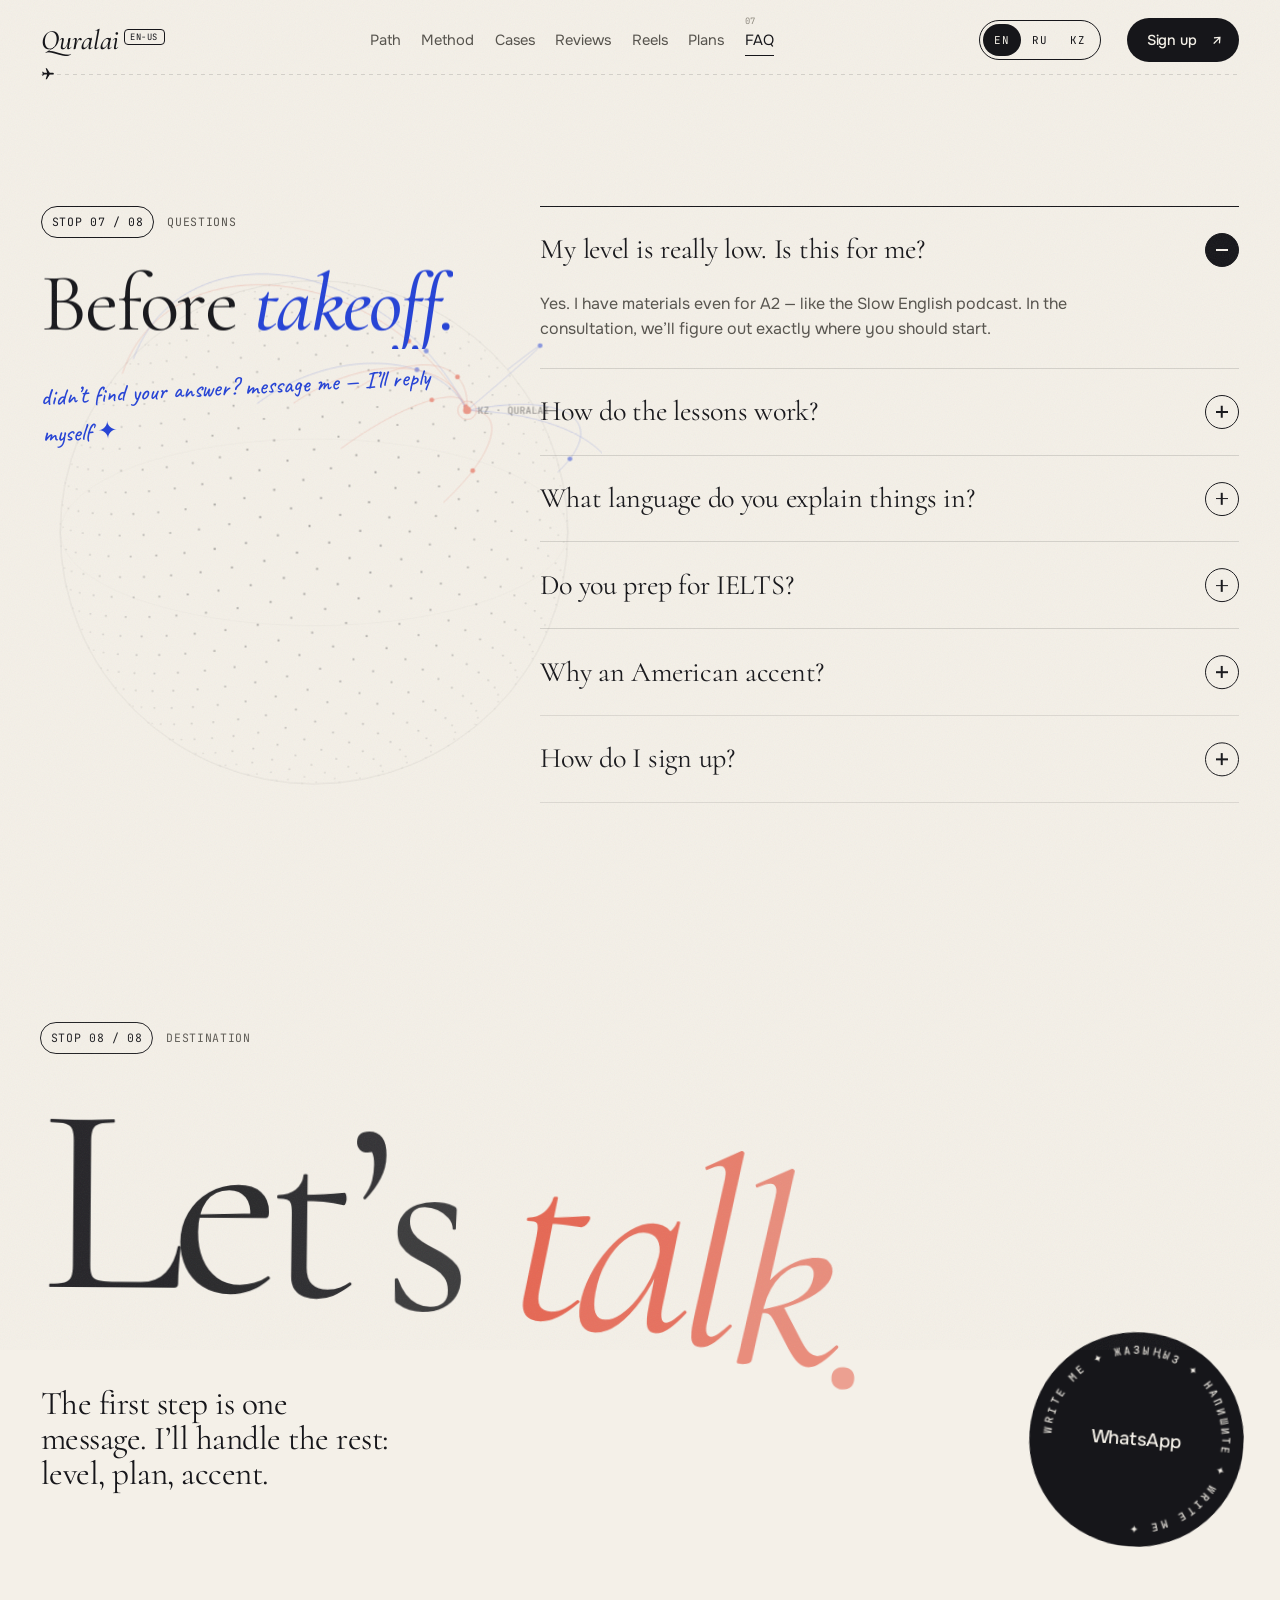
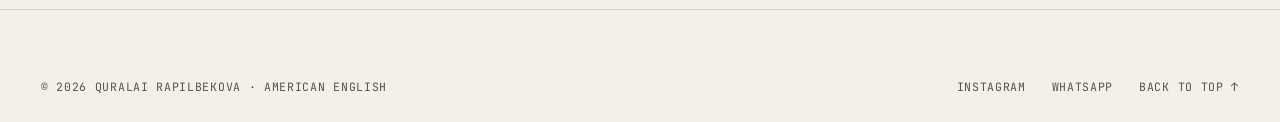
<file: faq.html>
<!doctype html>
<html lang="en" data-lang="en">
<head>
<meta charset="utf-8">
<meta name="viewport" content="width=device-width, initial-scale=1">
<title>Quralai — American English coach</title>
<meta name="description" content="Құралай Рапилбекова — преподаватель американского английского. 1300+ учеников по всему миру, 80% урока — живая речь. Консультации, потоки, индивидуальные занятия онлайн.">
<meta property="og:title" content="Quralai — American English coach">
<meta property="og:description" content="Американский английский, на котором вы наконец заговорите. 1300+ учеников, 7 языков, онлайн по всему миру.">
<meta property="og:image" content="assets/img/hero-portrait.webp">
<meta name="theme-color" content="#F4F0E8">
<link rel="icon" href="data:image/svg+xml,%3Csvg xmlns='http://www.w3.org/2000/svg' viewBox='0 0 64 64'%3E%3Crect width='64' height='64' rx='32' fill='%2316161A'/%3E%3Ctext x='32' y='44' text-anchor='middle' font-family='Georgia' font-style='italic' font-size='38' fill='%23F4F0E8'%3EQ%3C/text%3E%3C/svg%3E">
<link rel="preconnect" href="https://fonts.googleapis.com">
<link rel="preconnect" href="https://fonts.gstatic.com" crossorigin>
<link href="https://fonts.googleapis.com/css2?family=Caveat:wght@500;700&family=Cormorant:ital,wght@0,400;0,500;0,600;1,400;1,500;1,600&family=JetBrains+Mono:wght@400;500&family=Onest:wght@400;500;600&display=swap" rel="stylesheet">
<script src="assets/js/hide-netlify-badge.js"></script>
<link rel="stylesheet" href="assets/css/style.css?v=10">
</head>
<body class="is-loading subpage">
<span id="page-top"></span>
<div class="curtain" aria-hidden="true"><span class="curtain__word serif-i">Quralai</span></div>


<!-- ============ PRELOADER: greetings ============ -->
<div class="loader" aria-hidden="true">
  <div class="loader__word"><span data-greet>Сәлем</span></div>
  <div class="loader__meta mono"><span>Boarding</span><span class="loader__count">00</span></div>
</div>

<!-- ============ CURSOR ============ -->
<div class="cursor" aria-hidden="true">
  <div class="cursor__ring">
    <svg class="cursor__orbit" viewBox="0 0 120 120"><defs><path id="orbitPath" d="M60,60 m-46,0 a46,46 0 1,1 92,0 a46,46 0 1,1 -92,0"/></defs><text><textPath href="#orbitPath">hello · сәлем · привет · bonjour · hola · hello · сәлем ·</textPath></text></svg>
    <span class="cursor__label"></span>
  </div>
  <div class="cursor__dot"></div>
</div>

<!-- ============ BACKGROUND GLOBE ============ -->
<div class="globe" aria-hidden="true"><canvas id="globe"></canvas></div>
<div class="grain" aria-hidden="true"></div>

<!-- ============ NAV ============ -->
<header class="nav">
  <a href="index.html" class="nav__logo" data-cursor="наверх"><span class="serif-i">Quralai</span><sup class="mono">EN-US</sup></a>
  <nav class="nav__links" aria-label="Разделы">
    <a data-i18n="t0" href="path.html" data-n="01">Путь</a>
    <a data-i18n="t1" href="method.html" data-n="02">Метод</a>
    <a data-i18n="t2" href="cases.html" data-n="03">Кейсы</a>
    <a data-i18n="t3" href="reviews.html" data-n="04">Отзывы</a>
    <a href="reels.html" data-n="05">Reels</a>
    <a data-i18n="t4" href="formats.html" data-n="06">Форматы</a>
    <a class="is-active" href="faq.html" data-n="07">FAQ</a>
  </nav>
  <div class="lang" role="group" aria-label="Language"><button data-lang="en" class="is-on" aria-pressed="true">EN</button><button data-lang="ru" aria-pressed="false">RU</button><button data-lang="kz" aria-pressed="false">KZ</button><i class="lang__pill" aria-hidden="true"></i></div>
  <a class="btn btn--ink btn--sm nav__cta magnetic" href="https://wa.me/77477490495?text=%D0%97%D0%B4%D1%80%D0%B0%D0%B2%D1%81%D1%82%D0%B2%D1%83%D0%B9%D1%82%D0%B5%2C%20%D0%9A%D1%83%D1%80%D0%B0%D0%BB%D0%B0%D0%B9!%20%D0%A5%D0%BE%D1%87%D1%83%20%D0%B7%D0%B0%D0%BF%D0%B8%D1%81%D0%B0%D1%82%D1%8C%D1%81%D1%8F%20%D0%BD%D0%B0%20%D0%BA%D0%BE%D0%BD%D1%81%D1%83%D0%BB%D1%8C%D1%82%D0%B0%D1%86%D0%B8%D1%8E" target="_blank" rel="noopener" data-cursor="WhatsApp"><span class="roll"><span data-i18n="t5">Записаться</span><span data-i18n="t5">Записаться</span></span><i class="arr">↗</i></a>
  <button class="nav__burger" aria-label="Меню" aria-expanded="false"><span></span><span></span></button>
  <!-- flight progress -->
  <div class="flight" aria-hidden="true">
    <div class="flight__track"><div class="flight__fill"></div></div>
    <svg class="flight__plane" viewBox="0 0 24 24"><path d="M21 16v-2l-8-5V3.5a1.5 1.5 0 0 0-3 0V9l-8 5v2l8-2.5V19l-2 1.5V22l3.5-1 3.5 1v-1.5L13 19v-5.5z"/></svg>
  </div>
</header>
<div class="menu" aria-hidden="true">
  <a data-i18n="t0" href="path.html">Путь</a><a data-i18n="t1" href="method.html">Метод</a><a data-i18n="t2" href="cases.html">Кейсы</a><a data-i18n="t3" href="reviews.html">Отзывы</a><a href="reels.html">Reels</a><a data-i18n="t4" href="formats.html">Форматы</a><a href="faq.html">FAQ</a>
  <a class="menu__wa" href="https://wa.me/77477490495" target="_blank" rel="noopener">WhatsApp ↗</a>
</div>

<main id="smooth">
<!-- ================================================= 07 FAQ -->
<section class="faq" id="faq" data-globe="faq">
  <div class="wrap faq__grid">
    <div>
      <div class="stop mono"><span class="stop__n">Stop 07 / 08</span><span data-i18n="t131">Вопросы</span></div>
      <h2 data-i18n="t132" class="h2 reveal-lines">Перед <em>вылетом.</em></h2>
      <p data-i18n="t133" class="hand faq__note">не нашли ответ — пишите, отвечу сама ✦</p>
    </div>
    <div class="acc">
      <details class="acc__item" open><summary data-cursor="ответ"><span data-i18n="t134">У меня совсем слабый уровень. Подойдёт?</span><i></i></summary><div class="acc__body"><p data-i18n="t135">Да. У меня есть материалы даже для A2 — например, Slow English podcast. На консультации определим, с чего начать именно вам.</p></div></details>
      <details class="acc__item"><summary data-cursor="ответ"><span data-i18n="t136">Как проходят занятия?</span><i></i></summary><div class="acc__body"><p data-i18n="t137">Онлайн в Zoom — поэтому учу людей из разных стран. Домашки и голосовые — в чате, проверяю сама.</p></div></details>
      <details class="acc__item"><summary data-cursor="ответ"><span data-i18n="t138">На каком языке вы объясняете?</span><i></i></summary><div class="acc__body"><p data-i18n="t139">На казахском и русском — как вам удобнее. Но говорить на уроке будем на английском: 80% времени.</p></div></details>
      <details class="acc__item"><summary data-cursor="ответ"><span data-i18n="t140">Готовите к IELTS?</span><i></i></summary><div class="acc__body"><p data-i18n="t141">Да. Пример — ученица, которая за месяц индивидуальных занятий (5 раз в неделю) получила Speaking 7.0.</p></div></details>
      <details class="acc__item"><summary data-cursor="ответ"><span data-i18n="t142">Почему именно американский акцент?</span><i></i></summary><div class="acc__body"><p data-i18n="t143">Это самый распространённый вариант английского в фильмах, YouTube и работе. Я сама ставила его годами — и знаю короткий путь.</p></div></details>
      <details class="acc__item"><summary data-cursor="ответ"><span data-i18n="t144">Как записаться?</span><i></i></summary><div class="acc__body"><p data-i18n="t145">Напишите в WhatsApp — подскажу ближайший старт потока или свободное время для консультации.</p></div></details>
    </div>
  </div>
</section>

<!-- ================================================= 08 CONTACT -->
<section class="contact" id="contact" data-globe="contact">
  <div class="wrap">
    <div class="stop mono"><span class="stop__n">Stop 08 / 08</span><span data-i18n="t146">Пункт назначения</span></div>
    <h2 class="contact__title"><span class="split-chars">Let’s</span> <em class="split-chars">talk.</em></h2>
    <div class="contact__row">
      <p data-i18n="t147" class="contact__lead">Первый шаг — одно сообщение. Остальное беру на себя: уровень, план, акцент.</p>
      <a class="contact__orb magnetic" href="https://wa.me/77477490495?text=%D0%97%D0%B4%D1%80%D0%B0%D0%B2%D1%81%D1%82%D0%B2%D1%83%D0%B9%D1%82%D0%B5%2C%20%D0%9A%D1%83%D1%80%D0%B0%D0%BB%D0%B0%D0%B9!" target="_blank" rel="noopener" data-cursor="написать">
        <svg viewBox="0 0 200 200" aria-hidden="true"><defs><path id="orbPath" d="M100,100 m-80,0 a80,80 0 1,1 160,0 a80,80 0 1,1 -160,0"/></defs><text><textPath href="#orbPath">WRITE ME ✦ ЖАЗЫҢЫЗ ✦ НАПИШИТЕ ✦ WRITE ME ✦ </textPath></text></svg>
        <span>WhatsApp</span>
      </a>
    </div>
  </div>
  <footer class="foot wrap mono">
    <span>© 2026 Quralai Rapilbekova · American English</span>
    <span class="foot__links"><a href="https://www.instagram.com/rapilbekova_qr/" target="_blank" rel="noopener">Instagram</a><a href="https://wa.me/77477490495" target="_blank" rel="noopener">WhatsApp</a><a data-i18n="t148" href="#page-top">Наверх ↑</a></span>
  </footer>
</section>

</main>

<!-- ============ STORY VIEWER ============ -->
<div class="viewer" id="viewer" aria-hidden="true" role="dialog" aria-label="Сторис">
  <div class="viewer__bg" data-close></div>
  <div class="viewer__card">
    <div class="viewer__bars"></div>
    <div class="viewer__head"><span class="viewer__avatar"><img src="assets/img/reels/DepjRBNNou3.webp" alt=""></span><b>rapilbekova_qr</b><span class="viewer__title mono"></span><button class="viewer__x" data-close aria-label="Закрыть">✕</button></div>
    <img class="viewer__img" alt="">
    <button class="viewer__prev" aria-label="Назад"></button><button class="viewer__next" aria-label="Вперёд"></button>
  </div>
</div>

<!-- ============ VIDEO MODAL ============ -->
<div class="vmodal" id="vmodal" aria-hidden="true" role="dialog" aria-label="Видео">
  <div class="vmodal__bg" data-close></div>
  <div class="vmodal__card">
    <video controls playsinline></video>
    <div class="vmodal__meta"><span class="vmodal__title serif-i"></span><a data-i18n="t149" class="mono vmodal__ig" target="_blank" rel="noopener">Открыть в Instagram ↗</a></div>
    <button class="vmodal__x" data-close aria-label="Закрыть">✕</button>
  </div>
</div>

<script src="assets/js/vendor/gsap.min.js"></script>
<script src="assets/js/vendor/ScrollTrigger.min.js"></script>
<script src="assets/js/vendor/lenis.min.js"></script>
<script src="assets/js/i18n-en.js?v=10"></script>
<script src="assets/js/i18n.js?v=10"></script>
<script src="assets/js/main.js?v=10"></script>
</body>
</html>
</file>
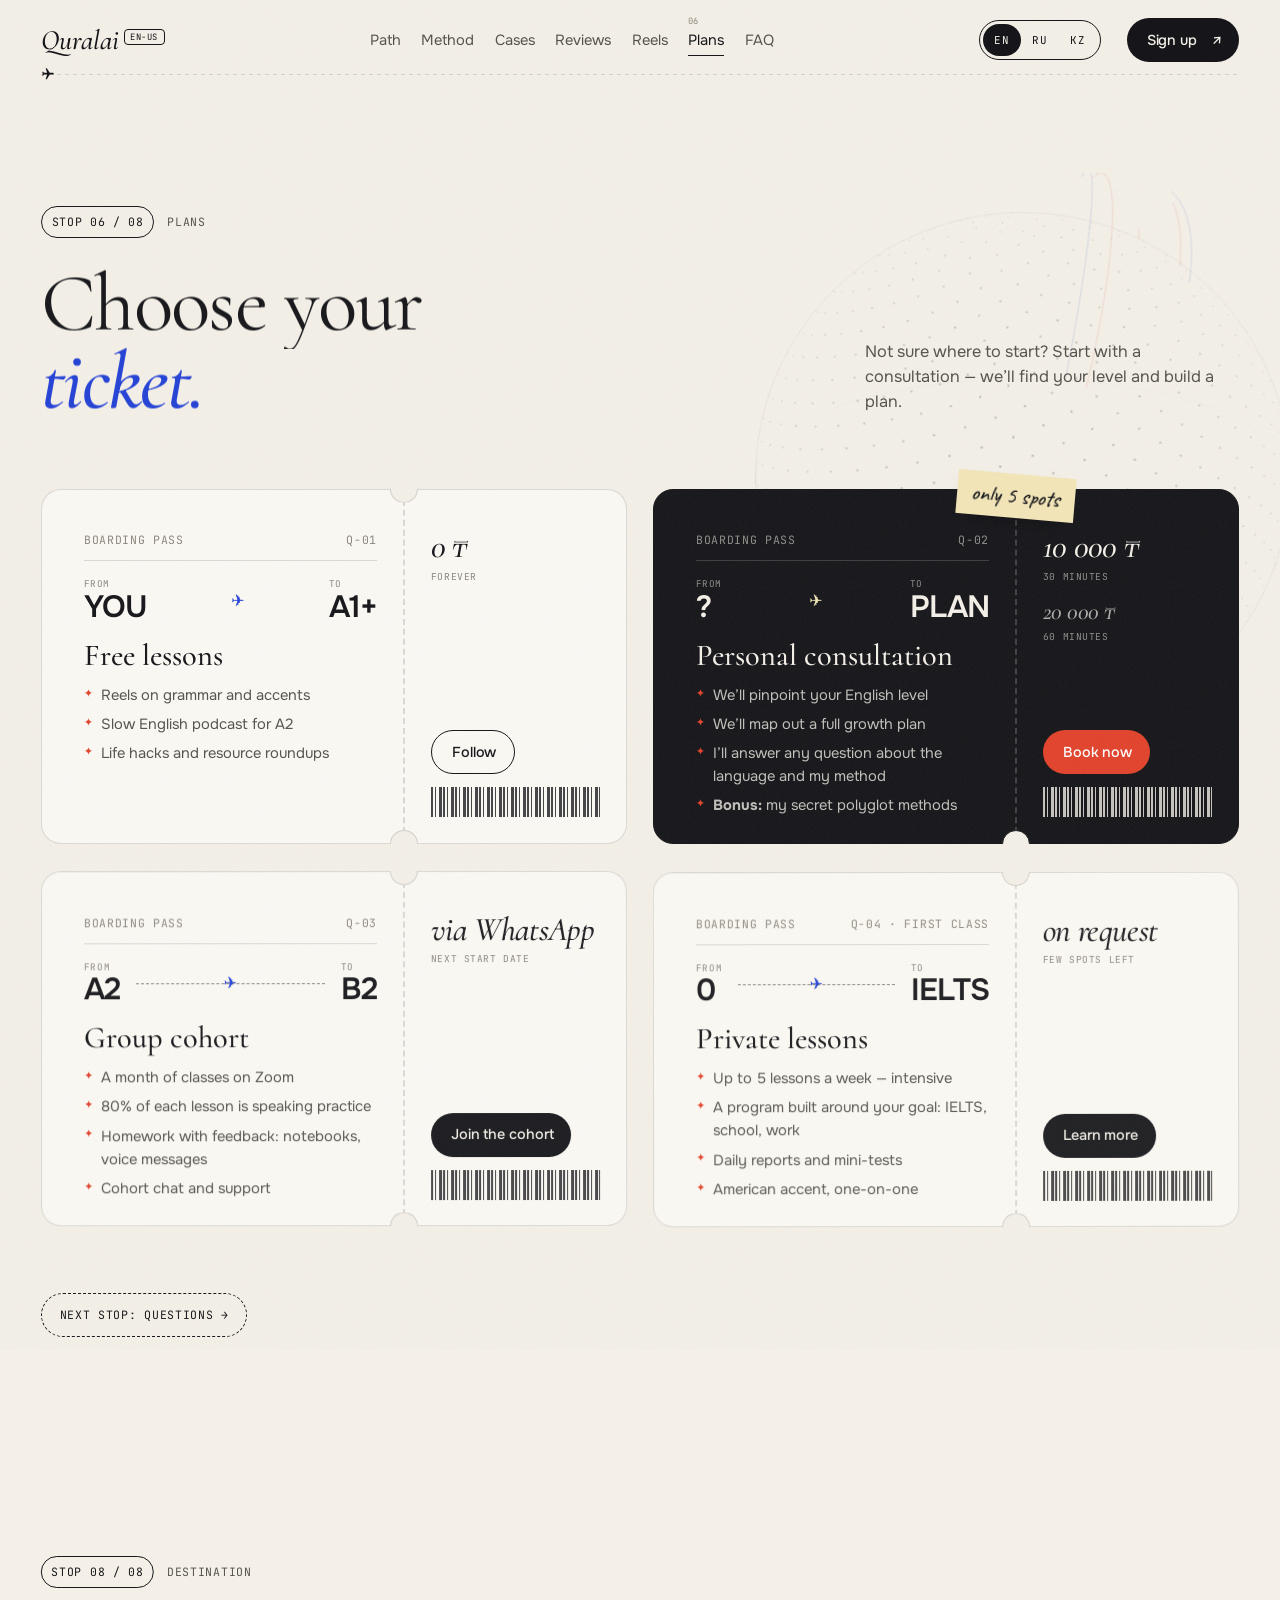
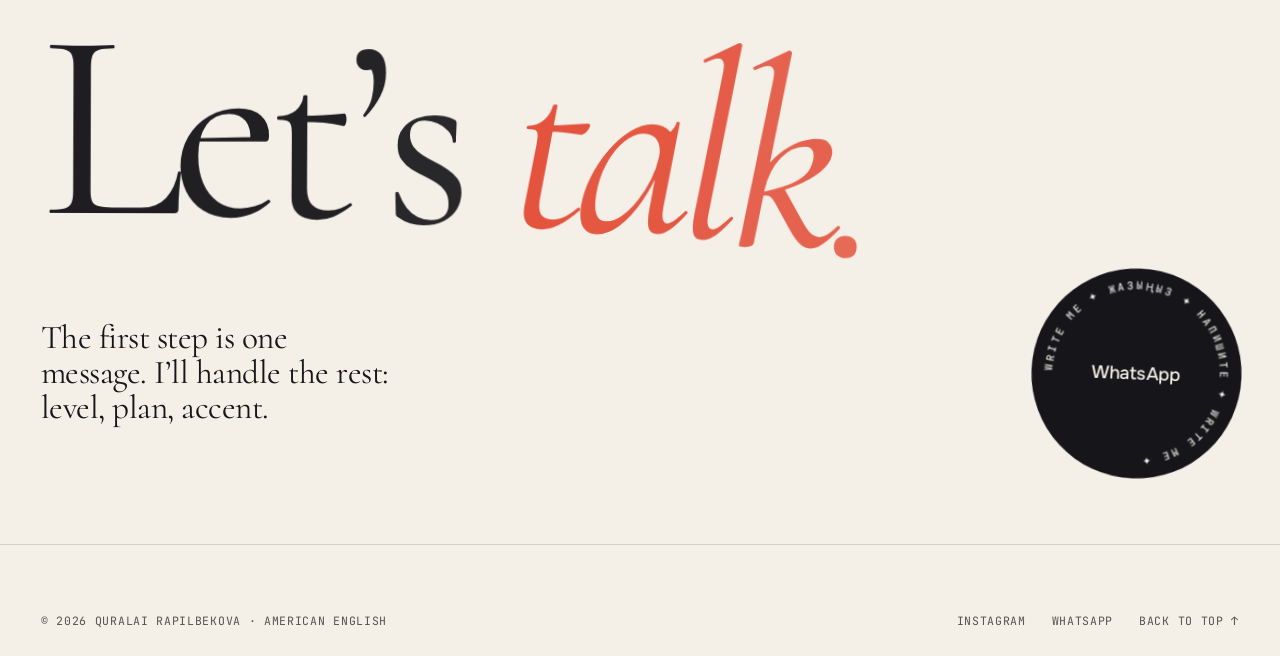
<file: formats.html>
<!doctype html>
<html lang="en" data-lang="en">
<head>
<meta charset="utf-8">
<meta name="viewport" content="width=device-width, initial-scale=1">
<title>Quralai — American English coach</title>
<meta name="description" content="Құралай Рапилбекова — преподаватель американского английского. 1300+ учеников по всему миру, 80% урока — живая речь. Консультации, потоки, индивидуальные занятия онлайн.">
<meta property="og:title" content="Quralai — American English coach">
<meta property="og:description" content="Американский английский, на котором вы наконец заговорите. 1300+ учеников, 7 языков, онлайн по всему миру.">
<meta property="og:image" content="assets/img/hero-portrait.webp">
<meta name="theme-color" content="#F4F0E8">
<link rel="icon" href="data:image/svg+xml,%3Csvg xmlns='http://www.w3.org/2000/svg' viewBox='0 0 64 64'%3E%3Crect width='64' height='64' rx='32' fill='%2316161A'/%3E%3Ctext x='32' y='44' text-anchor='middle' font-family='Georgia' font-style='italic' font-size='38' fill='%23F4F0E8'%3EQ%3C/text%3E%3C/svg%3E">
<link rel="preconnect" href="https://fonts.googleapis.com">
<link rel="preconnect" href="https://fonts.gstatic.com" crossorigin>
<link href="https://fonts.googleapis.com/css2?family=Caveat:wght@500;700&family=Cormorant:ital,wght@0,400;0,500;0,600;1,400;1,500;1,600&family=JetBrains+Mono:wght@400;500&family=Onest:wght@400;500;600&display=swap" rel="stylesheet">
<script src="assets/js/hide-netlify-badge.js"></script>
<link rel="stylesheet" href="assets/css/style.css?v=10">
</head>
<body class="is-loading subpage">
<span id="page-top"></span>
<div class="curtain" aria-hidden="true"><span class="curtain__word serif-i">Quralai</span></div>


<!-- ============ PRELOADER: greetings ============ -->
<div class="loader" aria-hidden="true">
  <div class="loader__word"><span data-greet>Сәлем</span></div>
  <div class="loader__meta mono"><span>Boarding</span><span class="loader__count">00</span></div>
</div>

<!-- ============ CURSOR ============ -->
<div class="cursor" aria-hidden="true">
  <div class="cursor__ring">
    <svg class="cursor__orbit" viewBox="0 0 120 120"><defs><path id="orbitPath" d="M60,60 m-46,0 a46,46 0 1,1 92,0 a46,46 0 1,1 -92,0"/></defs><text><textPath href="#orbitPath">hello · сәлем · привет · bonjour · hola · hello · сәлем ·</textPath></text></svg>
    <span class="cursor__label"></span>
  </div>
  <div class="cursor__dot"></div>
</div>

<!-- ============ BACKGROUND GLOBE ============ -->
<div class="globe" aria-hidden="true"><canvas id="globe"></canvas></div>
<div class="grain" aria-hidden="true"></div>

<!-- ============ NAV ============ -->
<header class="nav">
  <a href="index.html" class="nav__logo" data-cursor="наверх"><span class="serif-i">Quralai</span><sup class="mono">EN-US</sup></a>
  <nav class="nav__links" aria-label="Разделы">
    <a data-i18n="t0" href="path.html" data-n="01">Путь</a>
    <a data-i18n="t1" href="method.html" data-n="02">Метод</a>
    <a data-i18n="t2" href="cases.html" data-n="03">Кейсы</a>
    <a data-i18n="t3" href="reviews.html" data-n="04">Отзывы</a>
    <a href="reels.html" data-n="05">Reels</a>
    <a data-i18n="t4" class="is-active" href="formats.html" data-n="06">Форматы</a>
    <a href="faq.html" data-n="07">FAQ</a>
  </nav>
  <div class="lang" role="group" aria-label="Language"><button data-lang="en" class="is-on" aria-pressed="true">EN</button><button data-lang="ru" aria-pressed="false">RU</button><button data-lang="kz" aria-pressed="false">KZ</button><i class="lang__pill" aria-hidden="true"></i></div>
  <a class="btn btn--ink btn--sm nav__cta magnetic" href="https://wa.me/77477490495?text=%D0%97%D0%B4%D1%80%D0%B0%D0%B2%D1%81%D1%82%D0%B2%D1%83%D0%B9%D1%82%D0%B5%2C%20%D0%9A%D1%83%D1%80%D0%B0%D0%BB%D0%B0%D0%B9!%20%D0%A5%D0%BE%D1%87%D1%83%20%D0%B7%D0%B0%D0%BF%D0%B8%D1%81%D0%B0%D1%82%D1%8C%D1%81%D1%8F%20%D0%BD%D0%B0%20%D0%BA%D0%BE%D0%BD%D1%81%D1%83%D0%BB%D1%8C%D1%82%D0%B0%D1%86%D0%B8%D1%8E" target="_blank" rel="noopener" data-cursor="WhatsApp"><span class="roll"><span data-i18n="t5">Записаться</span><span data-i18n="t5">Записаться</span></span><i class="arr">↗</i></a>
  <button class="nav__burger" aria-label="Меню" aria-expanded="false"><span></span><span></span></button>
  <!-- flight progress -->
  <div class="flight" aria-hidden="true">
    <div class="flight__track"><div class="flight__fill"></div></div>
    <svg class="flight__plane" viewBox="0 0 24 24"><path d="M21 16v-2l-8-5V3.5a1.5 1.5 0 0 0-3 0V9l-8 5v2l8-2.5V19l-2 1.5V22l3.5-1 3.5 1v-1.5L13 19v-5.5z"/></svg>
  </div>
</header>
<div class="menu" aria-hidden="true">
  <a data-i18n="t0" href="path.html">Путь</a><a data-i18n="t1" href="method.html">Метод</a><a data-i18n="t2" href="cases.html">Кейсы</a><a data-i18n="t3" href="reviews.html">Отзывы</a><a href="reels.html">Reels</a><a data-i18n="t4" href="formats.html">Форматы</a><a href="faq.html">FAQ</a>
  <a class="menu__wa" href="https://wa.me/77477490495" target="_blank" rel="noopener">WhatsApp ↗</a>
</div>

<main id="smooth">
<!-- ================================================= 06 FORMATS -->
<section class="formats" id="formats" data-globe="formats">
  <div class="wrap">
    <div class="sec-head sec-head--split">
      <div>
        <div class="stop mono"><span class="stop__n">Stop 06 / 08</span><span data-i18n="t4">Форматы</span></div>
        <h2 data-i18n="t98" class="h2 reveal-lines">Выберите свой <em>билет.</em></h2>
      </div>
      <p data-i18n="t99" class="sec-head__aside">Не знаете, с чего начать? Начните с консультации — определим уровень и соберём план.</p>
    </div>

    <div class="passes">
      <article class="pass">
        <div class="pass__main">
          <div class="pass__top mono"><span>Boarding pass</span><span>Q-01</span></div>
          <div class="pass__route"><div><small class="mono">from</small><b data-i18n="t100">ВЫ</b></div><i>✈</i><div><small class="mono">to</small><b>A1+</b></div></div>
          <h3 data-i18n="t11">Бесплатные уроки</h3>
          <ul><li data-i18n="t101">Reels с грамматикой и акцентами</li><li data-i18n="t102">Slow English podcast для A2</li><li data-i18n="t103">Лайфхаки и подборки ресурсов</li></ul>
        </div>
        <div class="pass__stub">
          <div class="pass__price"><b class="serif-i">0 ₸</b><span data-i18n="t104" class="mono">навсегда</span></div>
          <a class="btn btn--ghost btn--sm magnetic" href="https://www.instagram.com/rapilbekova_qr/" target="_blank" rel="noopener" data-cursor="instagram"><span class="roll"><span data-i18n="t105">Подписаться</span><span data-i18n="t105">Подписаться</span></span></a>
          <span class="barcode" aria-hidden="true"></span>
        </div>
      </article>

      <article class="pass pass--hot">
        <span data-i18n="t106" class="pass__sticker hand">всего 5 мест</span>
        <div class="pass__main">
          <div class="pass__top mono"><span>Boarding pass</span><span>Q-02</span></div>
          <div class="pass__route"><div><small class="mono">from</small><b>?</b></div><i>✈</i><div><small class="mono">to</small><b data-i18n="t107">ПЛАН</b></div></div>
          <h3 data-i18n="t108">Личная консультация</h3>
          <ul><li data-i18n="t109">Определим ваш уровень английского</li><li data-i18n="t110">Составим полный план роста</li><li data-i18n="t111">Отвечу на любые вопросы о языке и методике</li><li data-i18n="t112"><b>Бонус:</b> мои секретные методики полиглота</li></ul>
        </div>
        <div class="pass__stub">
          <div class="pass__price"><b class="serif-i">10 000 ₸</b><span class="mono">30 минут</span></div>
          <div class="pass__price pass__price--alt"><b class="serif-i">20 000 ₸</b><span class="mono">60 минут</span></div>
          <a class="btn btn--red btn--sm magnetic" href="https://wa.me/77477490495?text=%D0%A5%D0%BE%D1%87%D1%83%20%D0%BD%D0%B0%20%D0%BA%D0%BE%D0%BD%D1%81%D1%83%D0%BB%D1%8C%D1%82%D0%B0%D1%86%D0%B8%D1%8E" target="_blank" rel="noopener" data-cursor="бронь"><span class="roll"><span data-i18n="t113">Забронировать</span><span data-i18n="t113">Забронировать</span></span></a>
          <span class="barcode" aria-hidden="true"></span>
        </div>
      </article>

      <article class="pass">
        <div class="pass__main">
          <div class="pass__top mono"><span>Boarding pass</span><span>Q-03</span></div>
          <div class="pass__route"><div><small class="mono">from</small><b>A2</b></div><i>✈</i><div><small class="mono">to</small><b>B2</b></div></div>
          <h3 data-i18n="t114">Поток в группе</h3>
          <ul><li data-i18n="t115">Месяц занятий в Zoom</li><li data-i18n="t116">80% урока — разговорная практика</li><li data-i18n="t117">Домашки с проверкой: тетради, голосовые</li><li data-i18n="t118">Чат потока и поддержка</li></ul>
        </div>
        <div class="pass__stub">
          <div class="pass__price"><b data-i18n="t119" class="serif-i">в WhatsApp</b><span data-i18n="t120" class="mono">ближайший старт</span></div>
          <a class="btn btn--ink btn--sm magnetic" href="https://wa.me/77477490495?text=%D0%A5%D0%BE%D1%87%D1%83%20%D0%B2%20%D0%BF%D0%BE%D1%82%D0%BE%D0%BA" target="_blank" rel="noopener" data-cursor="в поток"><span class="roll"><span data-i18n="t121">Хочу в поток</span><span data-i18n="t121">Хочу в поток</span></span></a>
          <span class="barcode" aria-hidden="true"></span>
        </div>
      </article>

      <article class="pass">
        <div class="pass__main">
          <div class="pass__top mono"><span>Boarding pass</span><span>Q-04 · first class</span></div>
          <div class="pass__route"><div><small class="mono">from</small><b>0</b></div><i>✈</i><div><small class="mono">to</small><b>IELTS</b></div></div>
          <h3 data-i18n="t122">Индивидуально</h3>
          <ul><li data-i18n="t123">До 5 уроков в неделю — интенсив</li><li data-i18n="t124">Программа под вашу цель: IELTS, учёба, работа</li><li data-i18n="t125">Ежедневный отчёт и мини-тесты</li><li data-i18n="t126">Американский акцент один на один</li></ul>
        </div>
        <div class="pass__stub">
          <div class="pass__price"><b data-i18n="t127" class="serif-i">по запросу</b><span data-i18n="t128" class="mono">мест мало</span></div>
          <a class="btn btn--ink btn--sm magnetic" href="https://wa.me/77477490495?text=%D0%A5%D0%BE%D1%87%D1%83%20%D0%B8%D0%BD%D0%B4%D0%B8%D0%B2%D0%B8%D0%B4%D1%83%D0%B0%D0%BB%D1%8C%D0%BD%D0%BE" target="_blank" rel="noopener" data-cursor="first class"><span class="roll"><span data-i18n="t129">Узнать</span><span data-i18n="t129">Узнать</span></span></a>
          <span class="barcode" aria-hidden="true"></span>
        </div>
      </article>
    </div>

    <a data-i18n="t130" href="faq.html" class="next mono" data-cursor="дальше">Следующая остановка: вопросы →</a>
  </div>
</section>

<!-- ================================================= 08 CONTACT -->
<section class="contact" id="contact" data-globe="contact">
  <div class="wrap">
    <div class="stop mono"><span class="stop__n">Stop 08 / 08</span><span data-i18n="t146">Пункт назначения</span></div>
    <h2 class="contact__title"><span class="split-chars">Let’s</span> <em class="split-chars">talk.</em></h2>
    <div class="contact__row">
      <p data-i18n="t147" class="contact__lead">Первый шаг — одно сообщение. Остальное беру на себя: уровень, план, акцент.</p>
      <a class="contact__orb magnetic" href="https://wa.me/77477490495?text=%D0%97%D0%B4%D1%80%D0%B0%D0%B2%D1%81%D1%82%D0%B2%D1%83%D0%B9%D1%82%D0%B5%2C%20%D0%9A%D1%83%D1%80%D0%B0%D0%BB%D0%B0%D0%B9!" target="_blank" rel="noopener" data-cursor="написать">
        <svg viewBox="0 0 200 200" aria-hidden="true"><defs><path id="orbPath" d="M100,100 m-80,0 a80,80 0 1,1 160,0 a80,80 0 1,1 -160,0"/></defs><text><textPath href="#orbPath">WRITE ME ✦ ЖАЗЫҢЫЗ ✦ НАПИШИТЕ ✦ WRITE ME ✦ </textPath></text></svg>
        <span>WhatsApp</span>
      </a>
    </div>
  </div>
  <footer class="foot wrap mono">
    <span>© 2026 Quralai Rapilbekova · American English</span>
    <span class="foot__links"><a href="https://www.instagram.com/rapilbekova_qr/" target="_blank" rel="noopener">Instagram</a><a href="https://wa.me/77477490495" target="_blank" rel="noopener">WhatsApp</a><a data-i18n="t148" href="#page-top">Наверх ↑</a></span>
  </footer>
</section>

</main>

<!-- ============ STORY VIEWER ============ -->
<div class="viewer" id="viewer" aria-hidden="true" role="dialog" aria-label="Сторис">
  <div class="viewer__bg" data-close></div>
  <div class="viewer__card">
    <div class="viewer__bars"></div>
    <div class="viewer__head"><span class="viewer__avatar"><img src="assets/img/reels/DepjRBNNou3.webp" alt=""></span><b>rapilbekova_qr</b><span class="viewer__title mono"></span><button class="viewer__x" data-close aria-label="Закрыть">✕</button></div>
    <img class="viewer__img" alt="">
    <button class="viewer__prev" aria-label="Назад"></button><button class="viewer__next" aria-label="Вперёд"></button>
  </div>
</div>

<!-- ============ VIDEO MODAL ============ -->
<div class="vmodal" id="vmodal" aria-hidden="true" role="dialog" aria-label="Видео">
  <div class="vmodal__bg" data-close></div>
  <div class="vmodal__card">
    <video controls playsinline></video>
    <div class="vmodal__meta"><span class="vmodal__title serif-i"></span><a data-i18n="t149" class="mono vmodal__ig" target="_blank" rel="noopener">Открыть в Instagram ↗</a></div>
    <button class="vmodal__x" data-close aria-label="Закрыть">✕</button>
  </div>
</div>

<script src="assets/js/vendor/gsap.min.js"></script>
<script src="assets/js/vendor/ScrollTrigger.min.js"></script>
<script src="assets/js/vendor/lenis.min.js"></script>
<script src="assets/js/i18n-en.js?v=10"></script>
<script src="assets/js/i18n.js?v=10"></script>
<script src="assets/js/main.js?v=10"></script>
</body>
</html>
</file>
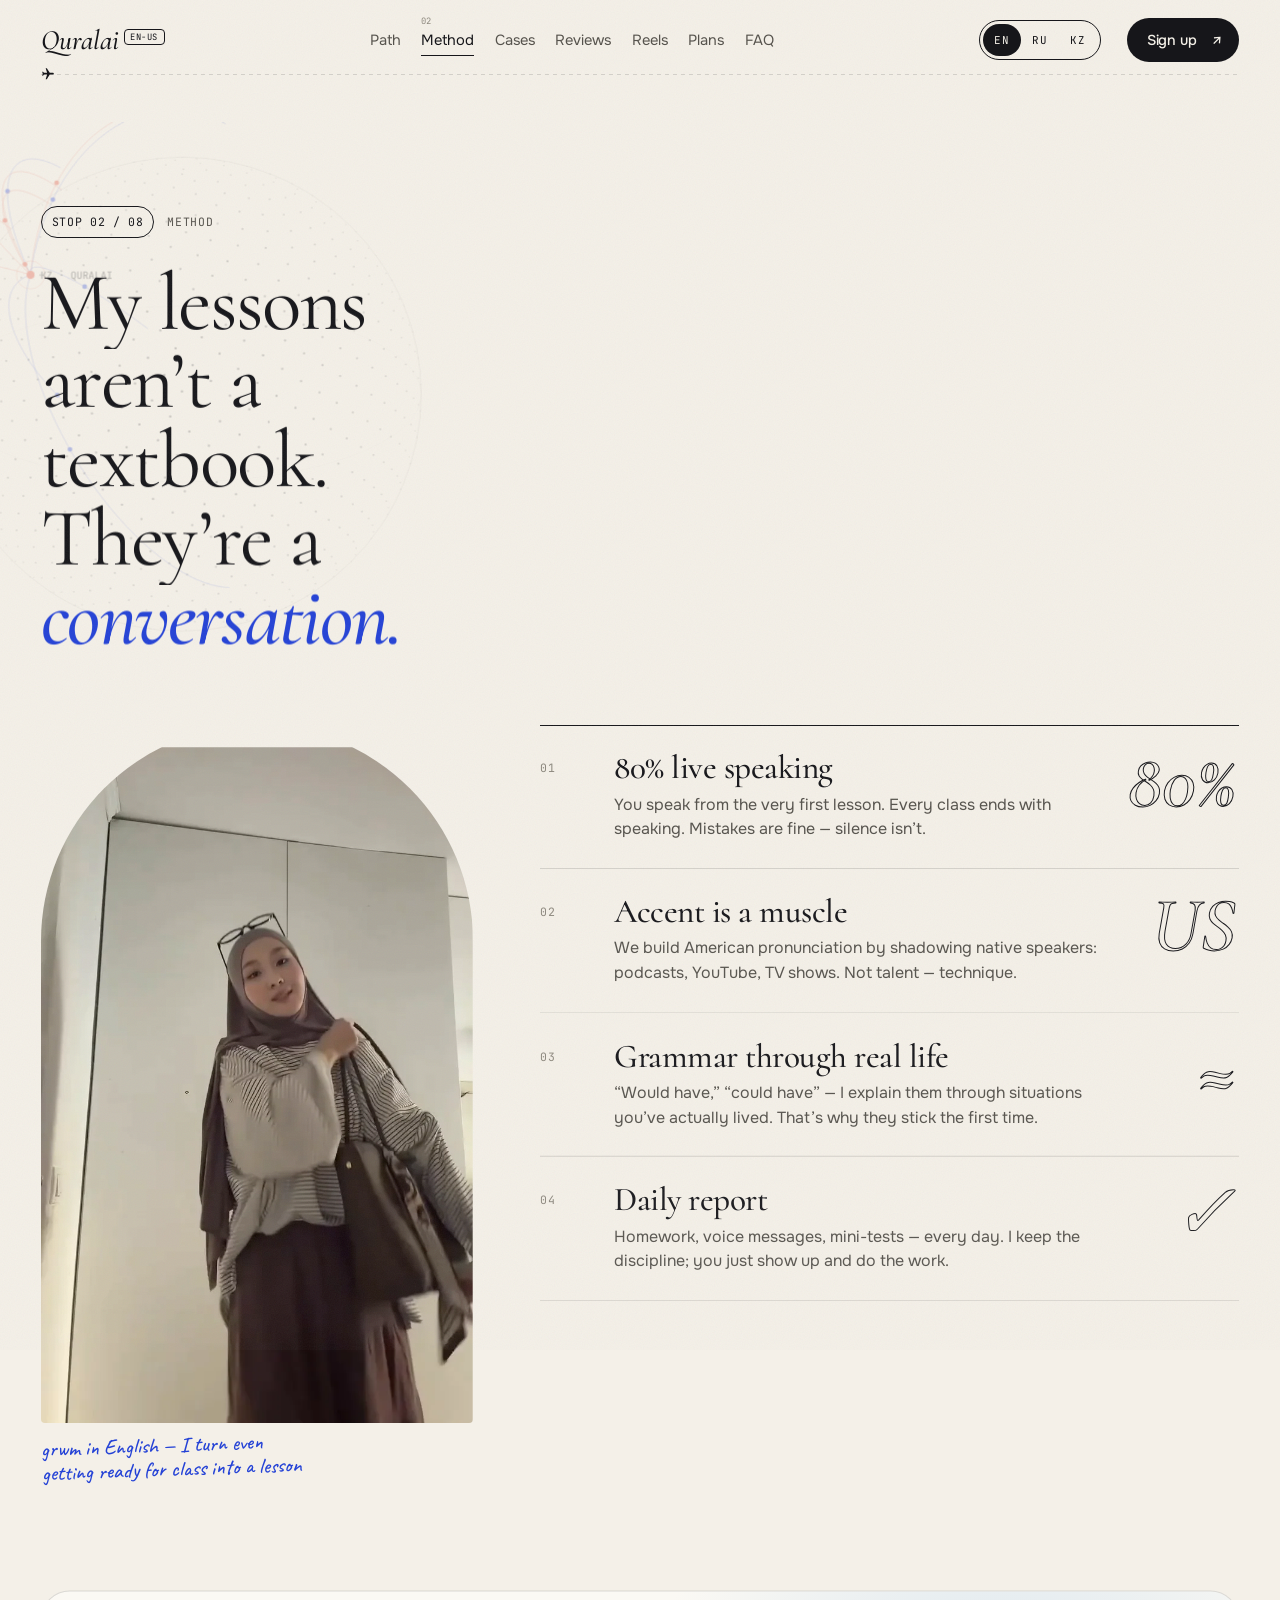
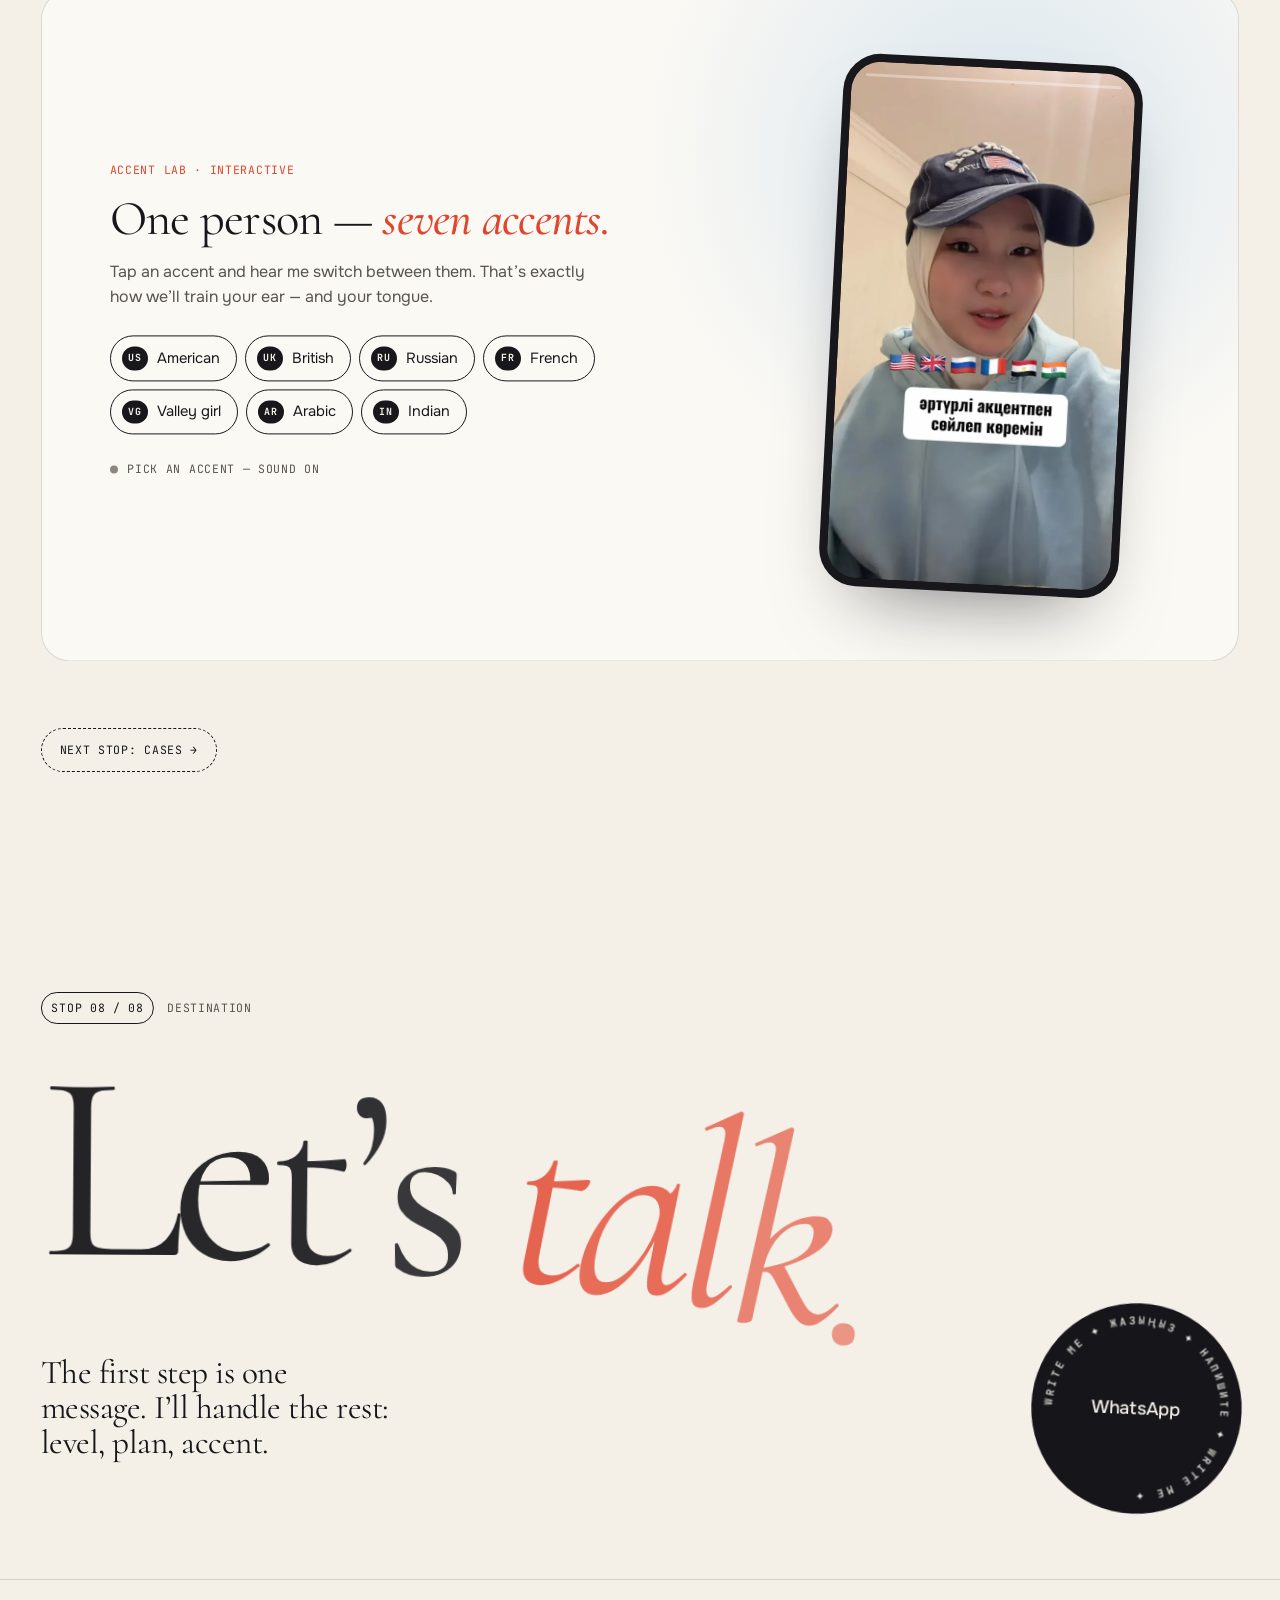
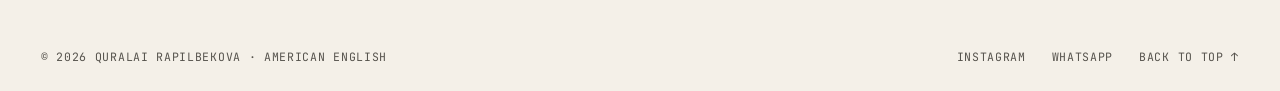
<file: method.html>
<!doctype html>
<html lang="en" data-lang="en">
<head>
<meta charset="utf-8">
<meta name="viewport" content="width=device-width, initial-scale=1">
<title>Quralai — American English coach</title>
<meta name="description" content="Құралай Рапилбекова — преподаватель американского английского. 1300+ учеников по всему миру, 80% урока — живая речь. Консультации, потоки, индивидуальные занятия онлайн.">
<meta property="og:title" content="Quralai — American English coach">
<meta property="og:description" content="Американский английский, на котором вы наконец заговорите. 1300+ учеников, 7 языков, онлайн по всему миру.">
<meta property="og:image" content="assets/img/hero-portrait.webp">
<meta name="theme-color" content="#F4F0E8">
<link rel="icon" href="data:image/svg+xml,%3Csvg xmlns='http://www.w3.org/2000/svg' viewBox='0 0 64 64'%3E%3Crect width='64' height='64' rx='32' fill='%2316161A'/%3E%3Ctext x='32' y='44' text-anchor='middle' font-family='Georgia' font-style='italic' font-size='38' fill='%23F4F0E8'%3EQ%3C/text%3E%3C/svg%3E">
<link rel="preconnect" href="https://fonts.googleapis.com">
<link rel="preconnect" href="https://fonts.gstatic.com" crossorigin>
<link href="https://fonts.googleapis.com/css2?family=Caveat:wght@500;700&family=Cormorant:ital,wght@0,400;0,500;0,600;1,400;1,500;1,600&family=JetBrains+Mono:wght@400;500&family=Onest:wght@400;500;600&display=swap" rel="stylesheet">
<script src="assets/js/hide-netlify-badge.js"></script>
<link rel="stylesheet" href="assets/css/style.css?v=10">
</head>
<body class="is-loading subpage">
<span id="page-top"></span>
<div class="curtain" aria-hidden="true"><span class="curtain__word serif-i">Quralai</span></div>


<!-- ============ PRELOADER: greetings ============ -->
<div class="loader" aria-hidden="true">
  <div class="loader__word"><span data-greet>Сәлем</span></div>
  <div class="loader__meta mono"><span>Boarding</span><span class="loader__count">00</span></div>
</div>

<!-- ============ CURSOR ============ -->
<div class="cursor" aria-hidden="true">
  <div class="cursor__ring">
    <svg class="cursor__orbit" viewBox="0 0 120 120"><defs><path id="orbitPath" d="M60,60 m-46,0 a46,46 0 1,1 92,0 a46,46 0 1,1 -92,0"/></defs><text><textPath href="#orbitPath">hello · сәлем · привет · bonjour · hola · hello · сәлем ·</textPath></text></svg>
    <span class="cursor__label"></span>
  </div>
  <div class="cursor__dot"></div>
</div>

<!-- ============ BACKGROUND GLOBE ============ -->
<div class="globe" aria-hidden="true"><canvas id="globe"></canvas></div>
<div class="grain" aria-hidden="true"></div>

<!-- ============ NAV ============ -->
<header class="nav">
  <a href="index.html" class="nav__logo" data-cursor="наверх"><span class="serif-i">Quralai</span><sup class="mono">EN-US</sup></a>
  <nav class="nav__links" aria-label="Разделы">
    <a data-i18n="t0" href="path.html" data-n="01">Путь</a>
    <a data-i18n="t1" class="is-active" href="method.html" data-n="02">Метод</a>
    <a data-i18n="t2" href="cases.html" data-n="03">Кейсы</a>
    <a data-i18n="t3" href="reviews.html" data-n="04">Отзывы</a>
    <a href="reels.html" data-n="05">Reels</a>
    <a data-i18n="t4" href="formats.html" data-n="06">Форматы</a>
    <a href="faq.html" data-n="07">FAQ</a>
  </nav>
  <div class="lang" role="group" aria-label="Language"><button data-lang="en" class="is-on" aria-pressed="true">EN</button><button data-lang="ru" aria-pressed="false">RU</button><button data-lang="kz" aria-pressed="false">KZ</button><i class="lang__pill" aria-hidden="true"></i></div>
  <a class="btn btn--ink btn--sm nav__cta magnetic" href="https://wa.me/77477490495?text=%D0%97%D0%B4%D1%80%D0%B0%D0%B2%D1%81%D1%82%D0%B2%D1%83%D0%B9%D1%82%D0%B5%2C%20%D0%9A%D1%83%D1%80%D0%B0%D0%BB%D0%B0%D0%B9!%20%D0%A5%D0%BE%D1%87%D1%83%20%D0%B7%D0%B0%D0%BF%D0%B8%D1%81%D0%B0%D1%82%D1%8C%D1%81%D1%8F%20%D0%BD%D0%B0%20%D0%BA%D0%BE%D0%BD%D1%81%D1%83%D0%BB%D1%8C%D1%82%D0%B0%D1%86%D0%B8%D1%8E" target="_blank" rel="noopener" data-cursor="WhatsApp"><span class="roll"><span data-i18n="t5">Записаться</span><span data-i18n="t5">Записаться</span></span><i class="arr">↗</i></a>
  <button class="nav__burger" aria-label="Меню" aria-expanded="false"><span></span><span></span></button>
  <!-- flight progress -->
  <div class="flight" aria-hidden="true">
    <div class="flight__track"><div class="flight__fill"></div></div>
    <svg class="flight__plane" viewBox="0 0 24 24"><path d="M21 16v-2l-8-5V3.5a1.5 1.5 0 0 0-3 0V9l-8 5v2l8-2.5V19l-2 1.5V22l3.5-1 3.5 1v-1.5L13 19v-5.5z"/></svg>
  </div>
</header>
<div class="menu" aria-hidden="true">
  <a data-i18n="t0" href="path.html">Путь</a><a data-i18n="t1" href="method.html">Метод</a><a data-i18n="t2" href="cases.html">Кейсы</a><a data-i18n="t3" href="reviews.html">Отзывы</a><a href="reels.html">Reels</a><a data-i18n="t4" href="formats.html">Форматы</a><a href="faq.html">FAQ</a>
  <a class="menu__wa" href="https://wa.me/77477490495" target="_blank" rel="noopener">WhatsApp ↗</a>
</div>

<main id="smooth">
<!-- ================================================= 02 METHOD -->
<section class="method" id="method" data-globe="method">
  <div class="wrap">
    <div class="sec-head">
      <div class="stop mono"><span class="stop__n">Stop 02 / 08</span><span data-i18n="t1">Метод</span></div>
      <h2 data-i18n="t40" class="h2 reveal-lines">Мои уроки — это не учебник. Это <em>разговор.</em></h2>
    </div>

    <div class="method__grid">
      <figure class="method__photo" data-cursor="это я">
        <img src="assets/img/quralai-full.webp" alt="Құралай" loading="lazy">
        <figcaption data-i18n="t41" class="hand">grwm in English — даже сборы на учёбу превращаю в урок</figcaption>
      </figure>

      <ol class="principles">
        <li class="principle">
          <span class="principle__n mono">01</span>
          <div><h3 data-i18n="t42">80% — живая речь</h3><p data-i18n="t43">Говорите с первого урока. После каждого занятия — speaking. Ошибки — нормально, молчание — нет.</p></div>
          <span class="principle__big serif-i">80%</span>
        </li>
        <li class="principle">
          <span class="principle__n mono">02</span>
          <div><h3 data-i18n="t44">Акцент — это мышцы</h3><p data-i18n="t45">Ставим американское произношение через повторение за носителями: подкасты, YouTube, сериалы. Не талант — техника.</p></div>
          <span class="principle__big serif-i">US</span>
        </li>
        <li class="principle">
          <span class="principle__n mono">03</span>
          <div><h3 data-i18n="t46">Грамматика через жизнь</h3><p data-i18n="t47">«Would have», «could have» — объясняю на ситуациях, которые вы правда проживали. Поэтому запоминается с первого раза.</p></div>
          <span class="principle__big serif-i">≈</span>
        </li>
        <li class="principle">
          <span class="principle__n mono">04</span>
          <div><h3 data-i18n="t48">Ежедневный отчёт</h3><p data-i18n="t49">Домашки, голосовые, мини-тесты каждый день. Дисциплину держу я — вы просто приходите и делаете.</p></div>
          <span class="principle__big serif-i">✓</span>
        </li>
      </ol>
    </div>

    <!-- ACCENT LAB -->
    <div class="lab" id="lab">
      <div class="lab__copy">
        <span class="mono lab__kicker">Accent lab · интерактив</span>
        <h3 data-i18n="t50" class="h3">Один человек — <em>семь акцентов.</em></h3>
        <p data-i18n="t51">Нажмите на акцент — и услышите, как я переключаюсь между ними. Именно так мы будем тренировать ваше ухо и язык.</p>
        <div class="lab__chips" role="group" aria-label="Выбор акцента">
          <button data-i18n="t52" class="chip" data-t="3" data-e="7" data-cursor="слушать"><b class="mono">US</b> Американский</button>
          <button data-i18n="t53" class="chip" data-t="7" data-e="12" data-cursor="слушать"><b class="mono">UK</b> Британский</button>
          <button data-i18n="t54" class="chip" data-t="12" data-e="17" data-cursor="слушать"><b class="mono">RU</b> Русский</button>
          <button data-i18n="t55" class="chip" data-t="17" data-e="21" data-cursor="слушать"><b class="mono">FR</b> Французский</button>
          <button class="chip" data-t="21" data-e="30" data-cursor="слушать"><b class="mono">VG</b> Valley girl</button>
          <button data-i18n="t56" class="chip" data-t="30" data-e="35" data-cursor="слушать"><b class="mono">AR</b> Арабский</button>
          <button data-i18n="t57" class="chip" data-t="35" data-e="39" data-cursor="слушать"><b class="mono">IN</b> Индийский</button>
        </div>
        <p class="lab__now mono"><i class="dot"></i><span data-i18n="t58">Выберите акцент — звук включится</span></p>
      </div>
      <div class="lab__phone" data-cursor="звук">
        <div class="phone">
          <video id="labVideo" src="assets/video/DepjRBNNou3.mp4" poster="assets/img/reels/DepjRBNNou3.webp" playsinline muted loop preload="metadata"></video>
          <div class="phone__bar"><i></i></div>
          <div class="lab__wave" aria-hidden="true"><i></i><i></i><i></i><i></i><i></i><i></i><i></i><i></i><i></i><i></i><i></i><i></i></div>
        </div>
      </div>
    </div>

    <a data-i18n="t59" href="cases.html" class="next mono" data-cursor="дальше">Следующая остановка: кейсы →</a>
  </div>
</section>

<!-- ================================================= 08 CONTACT -->
<section class="contact" id="contact" data-globe="contact">
  <div class="wrap">
    <div class="stop mono"><span class="stop__n">Stop 08 / 08</span><span data-i18n="t146">Пункт назначения</span></div>
    <h2 class="contact__title"><span class="split-chars">Let’s</span> <em class="split-chars">talk.</em></h2>
    <div class="contact__row">
      <p data-i18n="t147" class="contact__lead">Первый шаг — одно сообщение. Остальное беру на себя: уровень, план, акцент.</p>
      <a class="contact__orb magnetic" href="https://wa.me/77477490495?text=%D0%97%D0%B4%D1%80%D0%B0%D0%B2%D1%81%D1%82%D0%B2%D1%83%D0%B9%D1%82%D0%B5%2C%20%D0%9A%D1%83%D1%80%D0%B0%D0%BB%D0%B0%D0%B9!" target="_blank" rel="noopener" data-cursor="написать">
        <svg viewBox="0 0 200 200" aria-hidden="true"><defs><path id="orbPath" d="M100,100 m-80,0 a80,80 0 1,1 160,0 a80,80 0 1,1 -160,0"/></defs><text><textPath href="#orbPath">WRITE ME ✦ ЖАЗЫҢЫЗ ✦ НАПИШИТЕ ✦ WRITE ME ✦ </textPath></text></svg>
        <span>WhatsApp</span>
      </a>
    </div>
  </div>
  <footer class="foot wrap mono">
    <span>© 2026 Quralai Rapilbekova · American English</span>
    <span class="foot__links"><a href="https://www.instagram.com/rapilbekova_qr/" target="_blank" rel="noopener">Instagram</a><a href="https://wa.me/77477490495" target="_blank" rel="noopener">WhatsApp</a><a data-i18n="t148" href="#page-top">Наверх ↑</a></span>
  </footer>
</section>

</main>

<!-- ============ STORY VIEWER ============ -->
<div class="viewer" id="viewer" aria-hidden="true" role="dialog" aria-label="Сторис">
  <div class="viewer__bg" data-close></div>
  <div class="viewer__card">
    <div class="viewer__bars"></div>
    <div class="viewer__head"><span class="viewer__avatar"><img src="assets/img/reels/DepjRBNNou3.webp" alt=""></span><b>rapilbekova_qr</b><span class="viewer__title mono"></span><button class="viewer__x" data-close aria-label="Закрыть">✕</button></div>
    <img class="viewer__img" alt="">
    <button class="viewer__prev" aria-label="Назад"></button><button class="viewer__next" aria-label="Вперёд"></button>
  </div>
</div>

<!-- ============ VIDEO MODAL ============ -->
<div class="vmodal" id="vmodal" aria-hidden="true" role="dialog" aria-label="Видео">
  <div class="vmodal__bg" data-close></div>
  <div class="vmodal__card">
    <video controls playsinline></video>
    <div class="vmodal__meta"><span class="vmodal__title serif-i"></span><a data-i18n="t149" class="mono vmodal__ig" target="_blank" rel="noopener">Открыть в Instagram ↗</a></div>
    <button class="vmodal__x" data-close aria-label="Закрыть">✕</button>
  </div>
</div>

<script src="assets/js/vendor/gsap.min.js"></script>
<script src="assets/js/vendor/ScrollTrigger.min.js"></script>
<script src="assets/js/vendor/lenis.min.js"></script>
<script src="assets/js/i18n-en.js?v=10"></script>
<script src="assets/js/i18n.js?v=10"></script>
<script src="assets/js/main.js?v=10"></script>
</body>
</html>
</file>
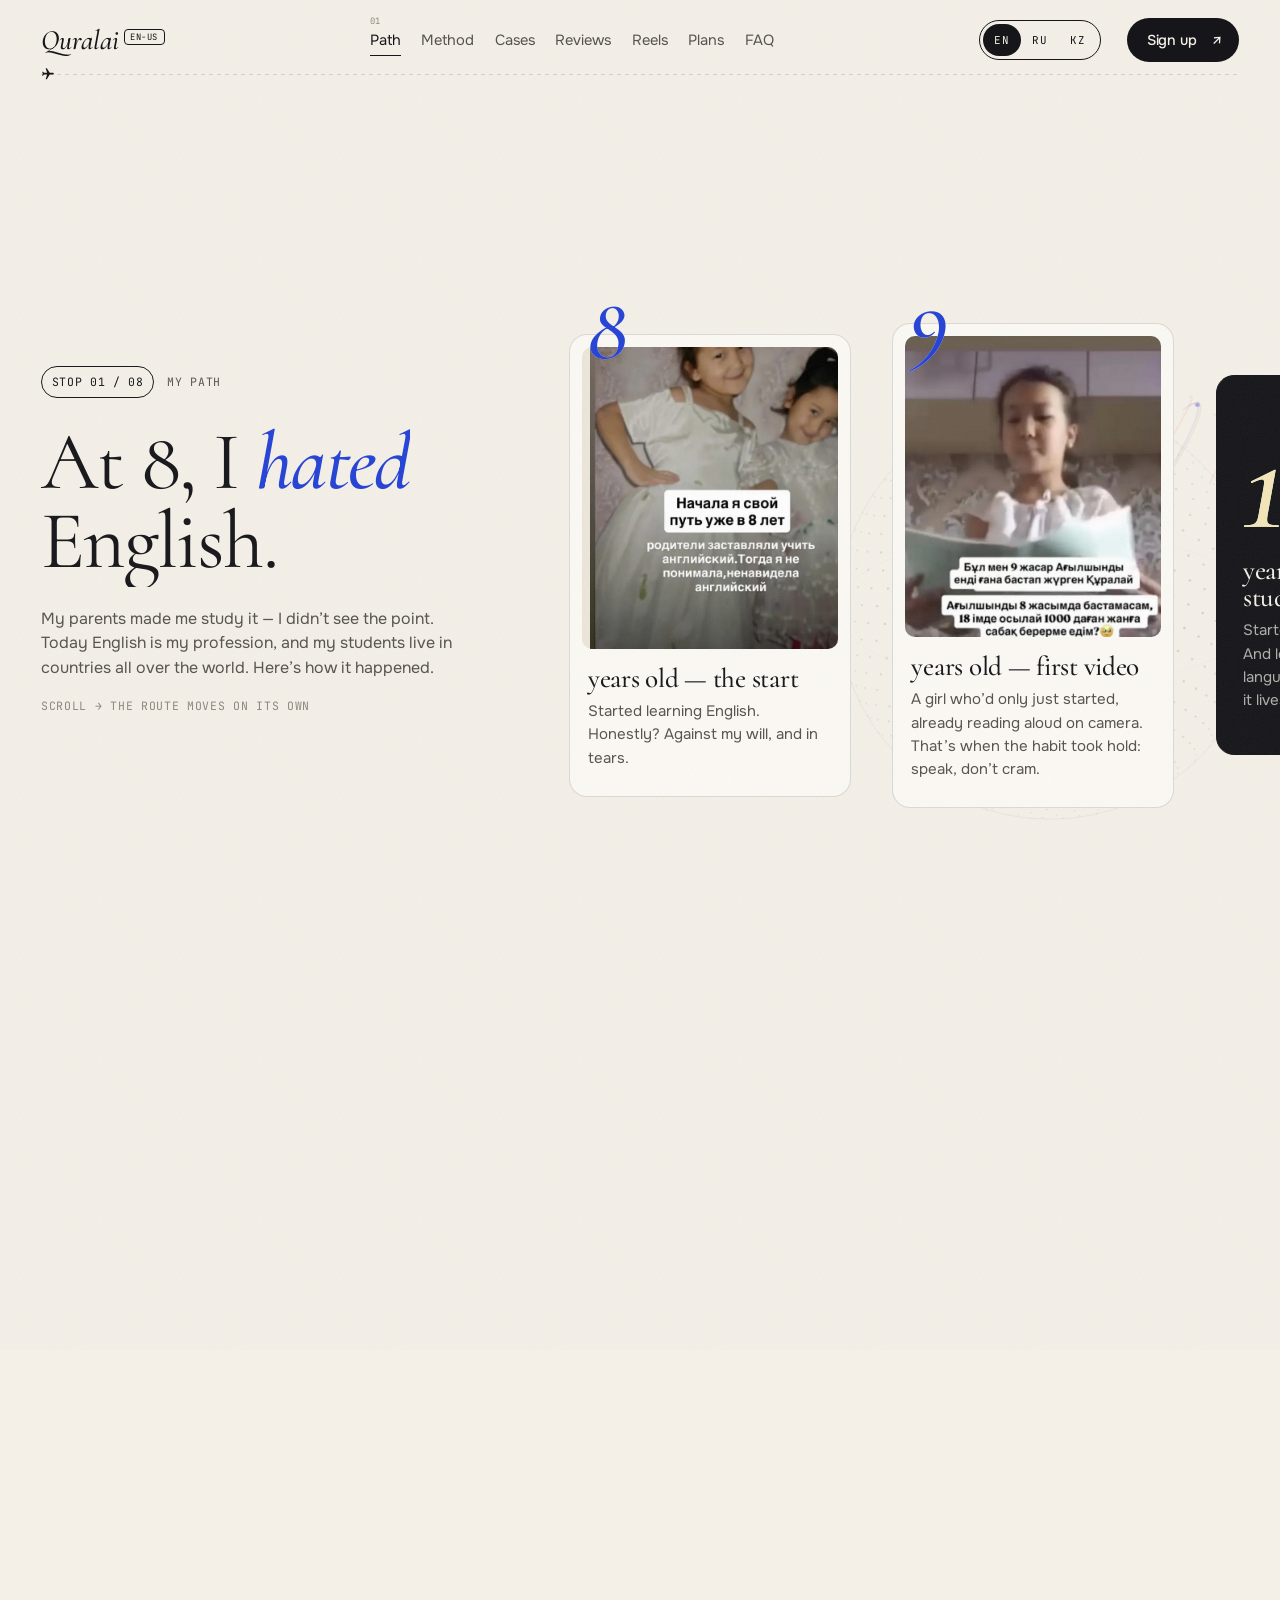
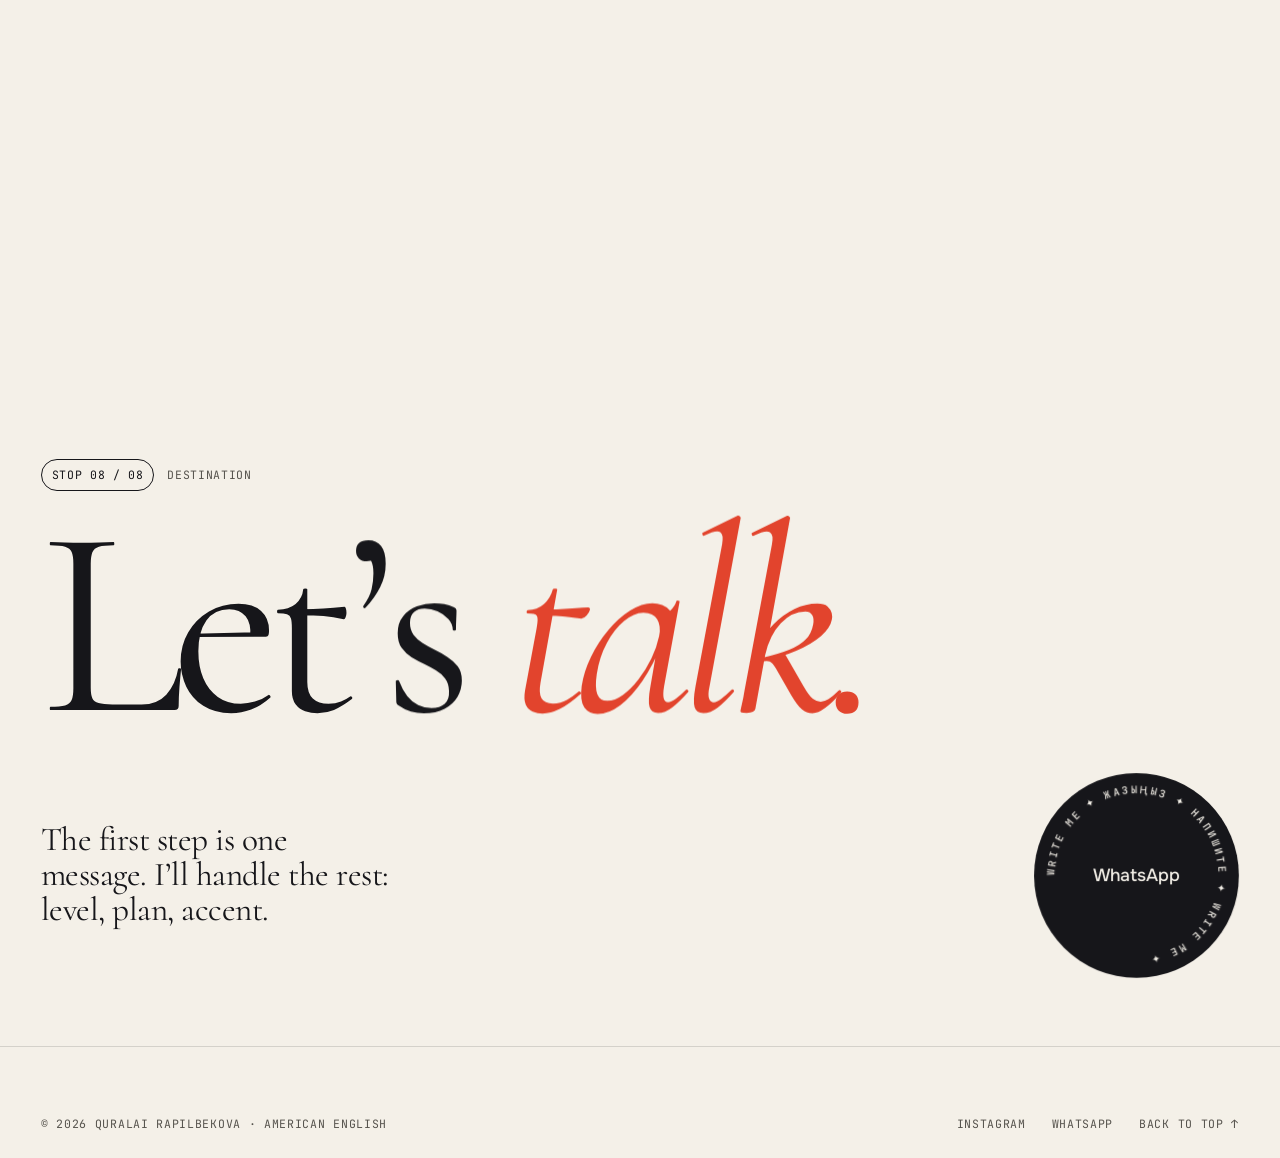
<file: path.html>
<!doctype html>
<html lang="en" data-lang="en">
<head>
<meta charset="utf-8">
<meta name="viewport" content="width=device-width, initial-scale=1">
<title>Quralai — American English coach</title>
<meta name="description" content="Құралай Рапилбекова — преподаватель американского английского. 1300+ учеников по всему миру, 80% урока — живая речь. Консультации, потоки, индивидуальные занятия онлайн.">
<meta property="og:title" content="Quralai — American English coach">
<meta property="og:description" content="Американский английский, на котором вы наконец заговорите. 1300+ учеников, 7 языков, онлайн по всему миру.">
<meta property="og:image" content="assets/img/hero-portrait.webp">
<meta name="theme-color" content="#F4F0E8">
<link rel="icon" href="data:image/svg+xml,%3Csvg xmlns='http://www.w3.org/2000/svg' viewBox='0 0 64 64'%3E%3Crect width='64' height='64' rx='32' fill='%2316161A'/%3E%3Ctext x='32' y='44' text-anchor='middle' font-family='Georgia' font-style='italic' font-size='38' fill='%23F4F0E8'%3EQ%3C/text%3E%3C/svg%3E">
<link rel="preconnect" href="https://fonts.googleapis.com">
<link rel="preconnect" href="https://fonts.gstatic.com" crossorigin>
<link href="https://fonts.googleapis.com/css2?family=Caveat:wght@500;700&family=Cormorant:ital,wght@0,400;0,500;0,600;1,400;1,500;1,600&family=JetBrains+Mono:wght@400;500&family=Onest:wght@400;500;600&display=swap" rel="stylesheet">
<script src="assets/js/hide-netlify-badge.js"></script>
<link rel="stylesheet" href="assets/css/style.css?v=10">
</head>
<body class="is-loading subpage">
<span id="page-top"></span>
<div class="curtain" aria-hidden="true"><span class="curtain__word serif-i">Quralai</span></div>


<!-- ============ PRELOADER: greetings ============ -->
<div class="loader" aria-hidden="true">
  <div class="loader__word"><span data-greet>Сәлем</span></div>
  <div class="loader__meta mono"><span>Boarding</span><span class="loader__count">00</span></div>
</div>

<!-- ============ CURSOR ============ -->
<div class="cursor" aria-hidden="true">
  <div class="cursor__ring">
    <svg class="cursor__orbit" viewBox="0 0 120 120"><defs><path id="orbitPath" d="M60,60 m-46,0 a46,46 0 1,1 92,0 a46,46 0 1,1 -92,0"/></defs><text><textPath href="#orbitPath">hello · сәлем · привет · bonjour · hola · hello · сәлем ·</textPath></text></svg>
    <span class="cursor__label"></span>
  </div>
  <div class="cursor__dot"></div>
</div>

<!-- ============ BACKGROUND GLOBE ============ -->
<div class="globe" aria-hidden="true"><canvas id="globe"></canvas></div>
<div class="grain" aria-hidden="true"></div>

<!-- ============ NAV ============ -->
<header class="nav">
  <a href="index.html" class="nav__logo" data-cursor="наверх"><span class="serif-i">Quralai</span><sup class="mono">EN-US</sup></a>
  <nav class="nav__links" aria-label="Разделы">
    <a data-i18n="t0" class="is-active" href="path.html" data-n="01">Путь</a>
    <a data-i18n="t1" href="method.html" data-n="02">Метод</a>
    <a data-i18n="t2" href="cases.html" data-n="03">Кейсы</a>
    <a data-i18n="t3" href="reviews.html" data-n="04">Отзывы</a>
    <a href="reels.html" data-n="05">Reels</a>
    <a data-i18n="t4" href="formats.html" data-n="06">Форматы</a>
    <a href="faq.html" data-n="07">FAQ</a>
  </nav>
  <div class="lang" role="group" aria-label="Language"><button data-lang="en" class="is-on" aria-pressed="true">EN</button><button data-lang="ru" aria-pressed="false">RU</button><button data-lang="kz" aria-pressed="false">KZ</button><i class="lang__pill" aria-hidden="true"></i></div>
  <a class="btn btn--ink btn--sm nav__cta magnetic" href="https://wa.me/77477490495?text=%D0%97%D0%B4%D1%80%D0%B0%D0%B2%D1%81%D1%82%D0%B2%D1%83%D0%B9%D1%82%D0%B5%2C%20%D0%9A%D1%83%D1%80%D0%B0%D0%BB%D0%B0%D0%B9!%20%D0%A5%D0%BE%D1%87%D1%83%20%D0%B7%D0%B0%D0%BF%D0%B8%D1%81%D0%B0%D1%82%D1%8C%D1%81%D1%8F%20%D0%BD%D0%B0%20%D0%BA%D0%BE%D0%BD%D1%81%D1%83%D0%BB%D1%8C%D1%82%D0%B0%D1%86%D0%B8%D1%8E" target="_blank" rel="noopener" data-cursor="WhatsApp"><span class="roll"><span data-i18n="t5">Записаться</span><span data-i18n="t5">Записаться</span></span><i class="arr">↗</i></a>
  <button class="nav__burger" aria-label="Меню" aria-expanded="false"><span></span><span></span></button>
  <!-- flight progress -->
  <div class="flight" aria-hidden="true">
    <div class="flight__track"><div class="flight__fill"></div></div>
    <svg class="flight__plane" viewBox="0 0 24 24"><path d="M21 16v-2l-8-5V3.5a1.5 1.5 0 0 0-3 0V9l-8 5v2l8-2.5V19l-2 1.5V22l3.5-1 3.5 1v-1.5L13 19v-5.5z"/></svg>
  </div>
</header>
<div class="menu" aria-hidden="true">
  <a data-i18n="t0" href="path.html">Путь</a><a data-i18n="t1" href="method.html">Метод</a><a data-i18n="t2" href="cases.html">Кейсы</a><a data-i18n="t3" href="reviews.html">Отзывы</a><a href="reels.html">Reels</a><a data-i18n="t4" href="formats.html">Форматы</a><a href="faq.html">FAQ</a>
  <a class="menu__wa" href="https://wa.me/77477490495" target="_blank" rel="noopener">WhatsApp ↗</a>
</div>

<main id="smooth">
<!-- ================================================= 01 PATH -->
<section class="path" id="path" data-globe="path">
  <div class="path__pin">
    <div class="path__intro">
      <div class="stop mono"><span class="stop__n">Stop 01 / 08</span><span data-i18n="t22">Мой путь</span></div>
      <h2 data-i18n="t23" class="h2 reveal-lines">В 8 лет я <em>ненавидела</em> английский.</h2>
      <p data-i18n="t24" class="path__lede">Родители заставляли учить — я не понимала зачем. Сегодня английский — моя профессия, а мои ученики живут в разных странах. Вот как это было.</p>
      <p data-i18n="t25" class="path__hint mono">Листайте → маршрут сам поедет</p>
    </div>
    <div class="path__track">
      <article class="tcard" data-cursor="история">
        <div class="tcard__img"><img src="assets/img/stories/path-3.webp" alt="Құралай в детстве" loading="lazy"></div>
        <div class="tcard__year serif-i">8</div>
        <h3 data-i18n="t26">лет — старт</h3>
        <p data-i18n="t27">Начала учить английский. Честно — через силу и со слезами.</p>
      </article>
      <article class="tcard tcard--up" data-cursor="история">
        <div class="tcard__img"><img src="assets/img/stories/hello-3.webp" alt="Құралай в 9 лет читает на английском" loading="lazy"></div>
        <div class="tcard__year serif-i">9</div>
        <h3 data-i18n="t28">лет — первое видео</h3>
        <p data-i18n="t29">Девочка, которая только начала, уже читает вслух на камеру. Тогда и появилась привычка говорить, а не зубрить.</p>
      </article>
      <article class="tcard tcard--text">
        <div class="tcard__year serif-i">15</div>
        <h3 data-i18n="t30">лет — первые ученики</h3>
        <p data-i18n="t31">Начала преподавать сама. Поняла главное: язык держится не на правилах, а на ежедневной речи.</p>
        <span data-i18n="t32" class="hand tcard__note">вот тут всё и началось</span>
      </article>
      <article class="tcard" data-cursor="история">
        <div class="tcard__img"><img src="assets/img/stories/hello-2.webp" alt="Құралай в библиотеке" loading="lazy"></div>
        <div class="tcard__year serif-i">30</div>
        <h3 data-i18n="t33">дней — французский</h3>
        <p data-i18n="t34">Заговорила на французском за 30 дней. Этой же скоростной методике учу своих студентов.</p>
      </article>
      <article class="tcard tcard--up" data-cursor="история">
        <div class="tcard__img"><img src="assets/img/stories/path-2.webp" alt="Занятия в Zoom и путешествия" loading="lazy"></div>
        <div class="tcard__year serif-i">19</div>
        <h3 data-i18n="t35">лет — сейчас</h3>
        <p data-i18n="t36">1300+ учеников по всему миру, говорю и учу 7 языков, учусь на переводчика.</p>
      </article>
      <article class="tcard tcard--end">
        <div class="tcard__img"><img src="assets/img/stories/vietnam-1.webp" alt="Путешествие во Вьетнам" loading="lazy"></div>
        <div class="tcard__year serif-i">∞</div>
        <h3 data-i18n="t37">дальше — ваш маршрут</h3>
        <p data-i18n="t38">Язык — это билет. Куда полетите вы?</p>
        <a data-i18n="t39" href="method.html" class="next mono" data-cursor="дальше">Следующая остановка: метод →</a>
      </article>
    </div>
  </div>
</section>

<!-- ================================================= 08 CONTACT -->
<section class="contact" id="contact" data-globe="contact">
  <div class="wrap">
    <div class="stop mono"><span class="stop__n">Stop 08 / 08</span><span data-i18n="t146">Пункт назначения</span></div>
    <h2 class="contact__title"><span class="split-chars">Let’s</span> <em class="split-chars">talk.</em></h2>
    <div class="contact__row">
      <p data-i18n="t147" class="contact__lead">Первый шаг — одно сообщение. Остальное беру на себя: уровень, план, акцент.</p>
      <a class="contact__orb magnetic" href="https://wa.me/77477490495?text=%D0%97%D0%B4%D1%80%D0%B0%D0%B2%D1%81%D1%82%D0%B2%D1%83%D0%B9%D1%82%D0%B5%2C%20%D0%9A%D1%83%D1%80%D0%B0%D0%BB%D0%B0%D0%B9!" target="_blank" rel="noopener" data-cursor="написать">
        <svg viewBox="0 0 200 200" aria-hidden="true"><defs><path id="orbPath" d="M100,100 m-80,0 a80,80 0 1,1 160,0 a80,80 0 1,1 -160,0"/></defs><text><textPath href="#orbPath">WRITE ME ✦ ЖАЗЫҢЫЗ ✦ НАПИШИТЕ ✦ WRITE ME ✦ </textPath></text></svg>
        <span>WhatsApp</span>
      </a>
    </div>
  </div>
  <footer class="foot wrap mono">
    <span>© 2026 Quralai Rapilbekova · American English</span>
    <span class="foot__links"><a href="https://www.instagram.com/rapilbekova_qr/" target="_blank" rel="noopener">Instagram</a><a href="https://wa.me/77477490495" target="_blank" rel="noopener">WhatsApp</a><a data-i18n="t148" href="#page-top">Наверх ↑</a></span>
  </footer>
</section>

</main>

<!-- ============ STORY VIEWER ============ -->
<div class="viewer" id="viewer" aria-hidden="true" role="dialog" aria-label="Сторис">
  <div class="viewer__bg" data-close></div>
  <div class="viewer__card">
    <div class="viewer__bars"></div>
    <div class="viewer__head"><span class="viewer__avatar"><img src="assets/img/reels/DepjRBNNou3.webp" alt=""></span><b>rapilbekova_qr</b><span class="viewer__title mono"></span><button class="viewer__x" data-close aria-label="Закрыть">✕</button></div>
    <img class="viewer__img" alt="">
    <button class="viewer__prev" aria-label="Назад"></button><button class="viewer__next" aria-label="Вперёд"></button>
  </div>
</div>

<!-- ============ VIDEO MODAL ============ -->
<div class="vmodal" id="vmodal" aria-hidden="true" role="dialog" aria-label="Видео">
  <div class="vmodal__bg" data-close></div>
  <div class="vmodal__card">
    <video controls playsinline></video>
    <div class="vmodal__meta"><span class="vmodal__title serif-i"></span><a data-i18n="t149" class="mono vmodal__ig" target="_blank" rel="noopener">Открыть в Instagram ↗</a></div>
    <button class="vmodal__x" data-close aria-label="Закрыть">✕</button>
  </div>
</div>

<script src="assets/js/vendor/gsap.min.js"></script>
<script src="assets/js/vendor/ScrollTrigger.min.js"></script>
<script src="assets/js/vendor/lenis.min.js"></script>
<script src="assets/js/i18n-en.js?v=10"></script>
<script src="assets/js/i18n.js?v=10"></script>
<script src="assets/js/main.js?v=10"></script>
</body>
</html>
</file>
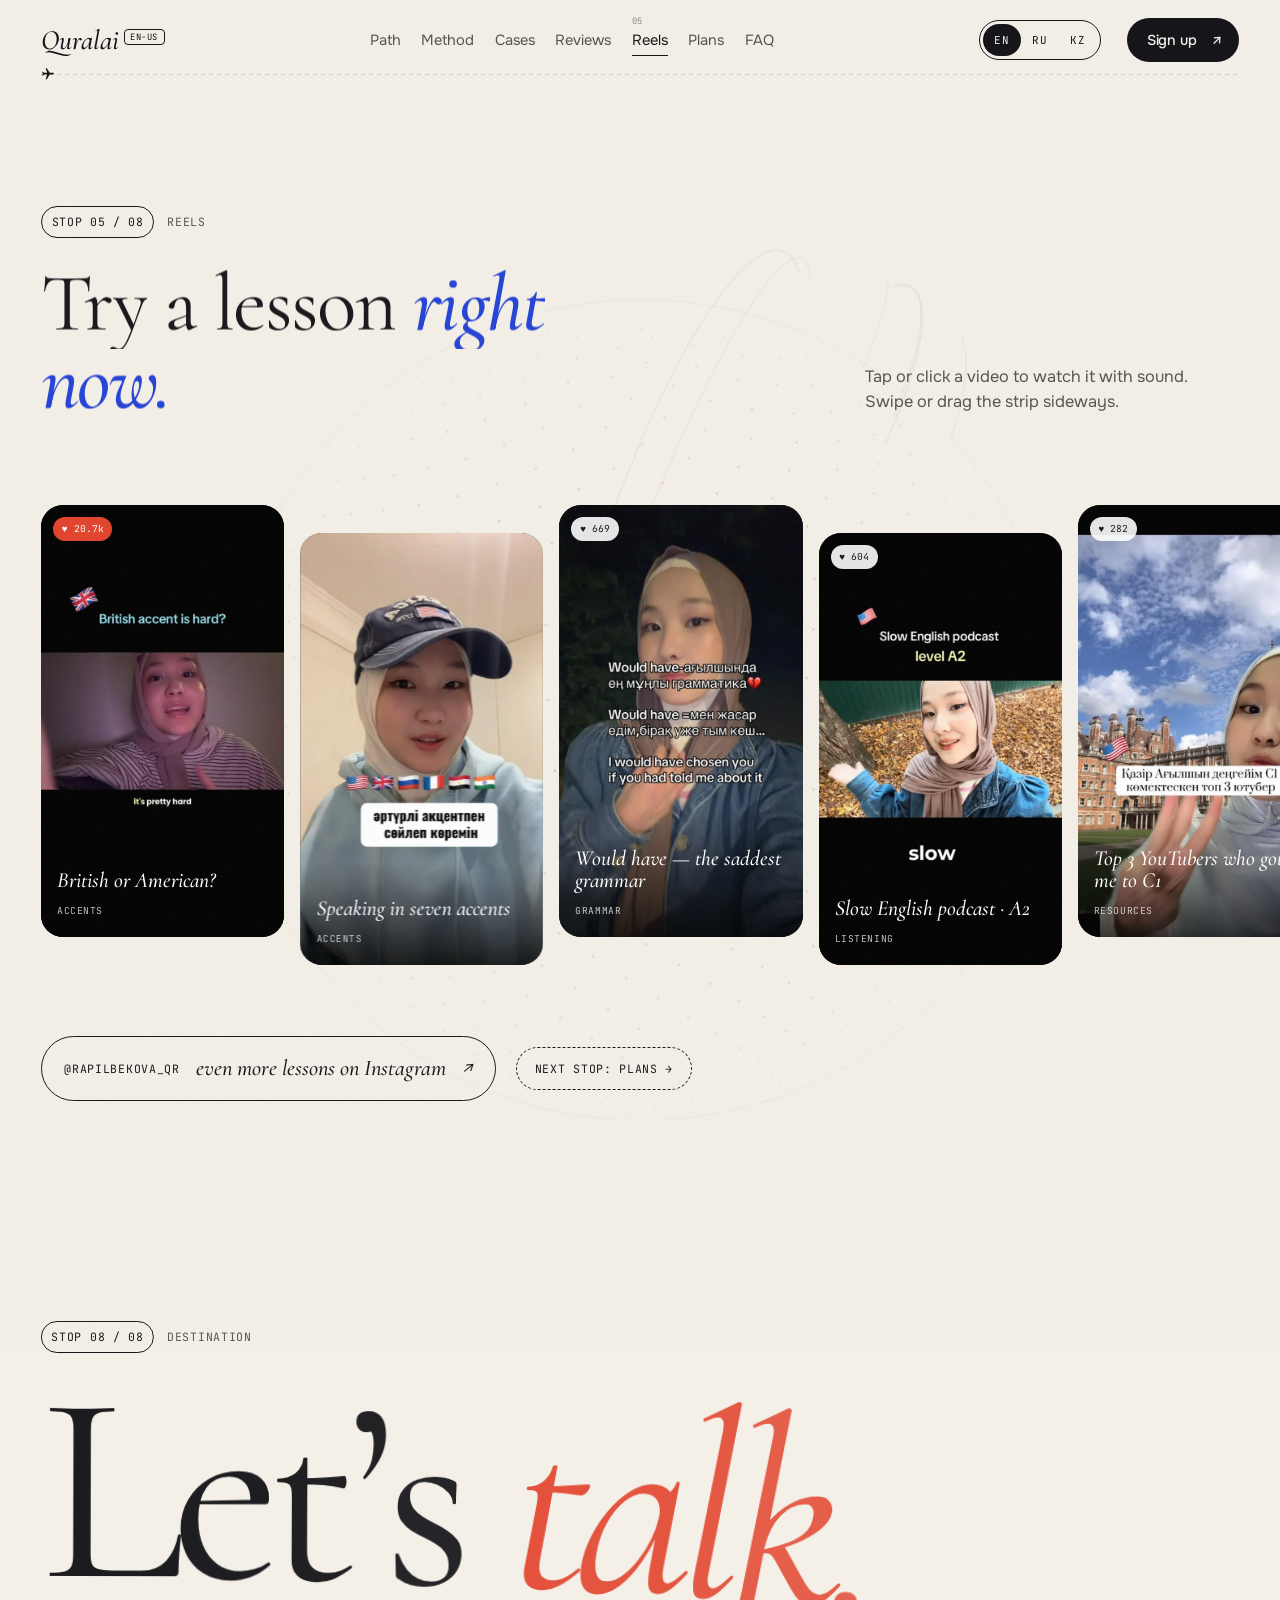
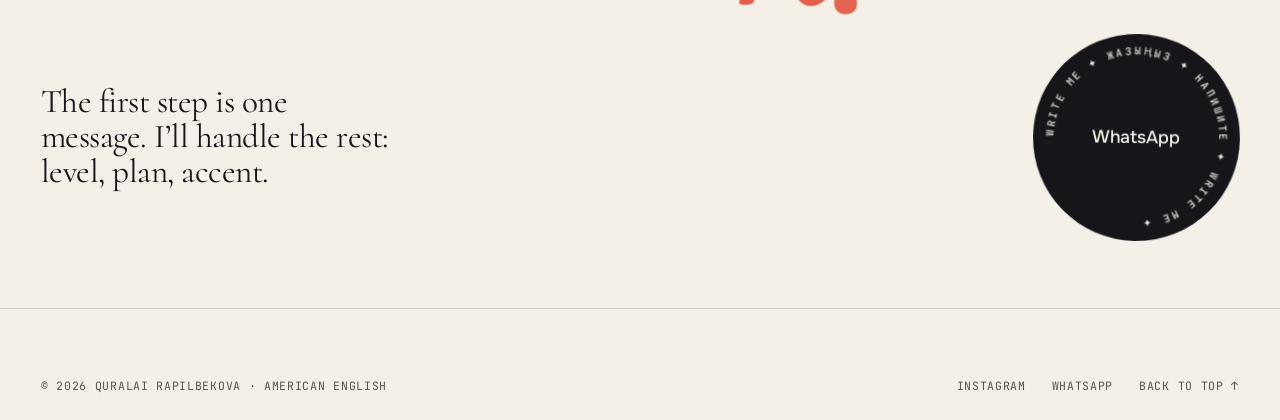
<file: reels.html>
<!doctype html>
<html lang="en" data-lang="en">
<head>
<meta charset="utf-8">
<meta name="viewport" content="width=device-width, initial-scale=1">
<title>Quralai — American English coach</title>
<meta name="description" content="Құралай Рапилбекова — преподаватель американского английского. 1300+ учеников по всему миру, 80% урока — живая речь. Консультации, потоки, индивидуальные занятия онлайн.">
<meta property="og:title" content="Quralai — American English coach">
<meta property="og:description" content="Американский английский, на котором вы наконец заговорите. 1300+ учеников, 7 языков, онлайн по всему миру.">
<meta property="og:image" content="assets/img/hero-portrait.webp">
<meta name="theme-color" content="#F4F0E8">
<link rel="icon" href="data:image/svg+xml,%3Csvg xmlns='http://www.w3.org/2000/svg' viewBox='0 0 64 64'%3E%3Crect width='64' height='64' rx='32' fill='%2316161A'/%3E%3Ctext x='32' y='44' text-anchor='middle' font-family='Georgia' font-style='italic' font-size='38' fill='%23F4F0E8'%3EQ%3C/text%3E%3C/svg%3E">
<link rel="preconnect" href="https://fonts.googleapis.com">
<link rel="preconnect" href="https://fonts.gstatic.com" crossorigin>
<link href="https://fonts.googleapis.com/css2?family=Caveat:wght@500;700&family=Cormorant:ital,wght@0,400;0,500;0,600;1,400;1,500;1,600&family=JetBrains+Mono:wght@400;500&family=Onest:wght@400;500;600&display=swap" rel="stylesheet">
<script src="assets/js/hide-netlify-badge.js"></script>
<link rel="stylesheet" href="assets/css/style.css?v=10">
</head>
<body class="is-loading subpage">
<span id="page-top"></span>
<div class="curtain" aria-hidden="true"><span class="curtain__word serif-i">Quralai</span></div>


<!-- ============ PRELOADER: greetings ============ -->
<div class="loader" aria-hidden="true">
  <div class="loader__word"><span data-greet>Сәлем</span></div>
  <div class="loader__meta mono"><span>Boarding</span><span class="loader__count">00</span></div>
</div>

<!-- ============ CURSOR ============ -->
<div class="cursor" aria-hidden="true">
  <div class="cursor__ring">
    <svg class="cursor__orbit" viewBox="0 0 120 120"><defs><path id="orbitPath" d="M60,60 m-46,0 a46,46 0 1,1 92,0 a46,46 0 1,1 -92,0"/></defs><text><textPath href="#orbitPath">hello · сәлем · привет · bonjour · hola · hello · сәлем ·</textPath></text></svg>
    <span class="cursor__label"></span>
  </div>
  <div class="cursor__dot"></div>
</div>

<!-- ============ BACKGROUND GLOBE ============ -->
<div class="globe" aria-hidden="true"><canvas id="globe"></canvas></div>
<div class="grain" aria-hidden="true"></div>

<!-- ============ NAV ============ -->
<header class="nav">
  <a href="index.html" class="nav__logo" data-cursor="наверх"><span class="serif-i">Quralai</span><sup class="mono">EN-US</sup></a>
  <nav class="nav__links" aria-label="Разделы">
    <a data-i18n="t0" href="path.html" data-n="01">Путь</a>
    <a data-i18n="t1" href="method.html" data-n="02">Метод</a>
    <a data-i18n="t2" href="cases.html" data-n="03">Кейсы</a>
    <a data-i18n="t3" href="reviews.html" data-n="04">Отзывы</a>
    <a class="is-active" href="reels.html" data-n="05">Reels</a>
    <a data-i18n="t4" href="formats.html" data-n="06">Форматы</a>
    <a href="faq.html" data-n="07">FAQ</a>
  </nav>
  <div class="lang" role="group" aria-label="Language"><button data-lang="en" class="is-on" aria-pressed="true">EN</button><button data-lang="ru" aria-pressed="false">RU</button><button data-lang="kz" aria-pressed="false">KZ</button><i class="lang__pill" aria-hidden="true"></i></div>
  <a class="btn btn--ink btn--sm nav__cta magnetic" href="https://wa.me/77477490495?text=%D0%97%D0%B4%D1%80%D0%B0%D0%B2%D1%81%D1%82%D0%B2%D1%83%D0%B9%D1%82%D0%B5%2C%20%D0%9A%D1%83%D1%80%D0%B0%D0%BB%D0%B0%D0%B9!%20%D0%A5%D0%BE%D1%87%D1%83%20%D0%B7%D0%B0%D0%BF%D0%B8%D1%81%D0%B0%D1%82%D1%8C%D1%81%D1%8F%20%D0%BD%D0%B0%20%D0%BA%D0%BE%D0%BD%D1%81%D1%83%D0%BB%D1%8C%D1%82%D0%B0%D1%86%D0%B8%D1%8E" target="_blank" rel="noopener" data-cursor="WhatsApp"><span class="roll"><span data-i18n="t5">Записаться</span><span data-i18n="t5">Записаться</span></span><i class="arr">↗</i></a>
  <button class="nav__burger" aria-label="Меню" aria-expanded="false"><span></span><span></span></button>
  <!-- flight progress -->
  <div class="flight" aria-hidden="true">
    <div class="flight__track"><div class="flight__fill"></div></div>
    <svg class="flight__plane" viewBox="0 0 24 24"><path d="M21 16v-2l-8-5V3.5a1.5 1.5 0 0 0-3 0V9l-8 5v2l8-2.5V19l-2 1.5V22l3.5-1 3.5 1v-1.5L13 19v-5.5z"/></svg>
  </div>
</header>
<div class="menu" aria-hidden="true">
  <a data-i18n="t0" href="path.html">Путь</a><a data-i18n="t1" href="method.html">Метод</a><a data-i18n="t2" href="cases.html">Кейсы</a><a data-i18n="t3" href="reviews.html">Отзывы</a><a href="reels.html">Reels</a><a data-i18n="t4" href="formats.html">Форматы</a><a href="faq.html">FAQ</a>
  <a class="menu__wa" href="https://wa.me/77477490495" target="_blank" rel="noopener">WhatsApp ↗</a>
</div>

<main id="smooth">
<!-- ================================================= 05 REELS -->
<section class="reels" id="reels" data-globe="reels">
  <div class="wrap">
    <div class="sec-head sec-head--split">
      <div>
        <div class="stop mono"><span class="stop__n">Stop 05 / 08</span><span>Reels</span></div>
        <h2 data-i18n="t94" class="h2 reveal-lines">Попробуйте урок <em>прямо сейчас.</em></h2>
      </div>
      <p data-i18n="t95" class="sec-head__aside">Нажмите на видео — откроется со звуком. Ленту можно листать в сторону.</p>
    </div>
  </div>
  <div class="reel-rail" data-cursor="тяни ⟷">
    <div class="reel-track" id="reelTrack"><!-- filled by JS --></div>
  </div>
  <div class="wrap">
    <a class="ig-link magnetic" href="https://www.instagram.com/rapilbekova_qr/" target="_blank" rel="noopener" data-cursor="instagram">
      <span class="mono">@rapilbekova_qr</span><span data-i18n="t96" class="serif-i">ещё больше уроков в Instagram</span><i class="arr">↗</i>
    </a>
    <a data-i18n="t97" href="formats.html" class="next mono" data-cursor="дальше">Следующая остановка: форматы →</a>
  </div>
</section>

<!-- ================================================= 08 CONTACT -->
<section class="contact" id="contact" data-globe="contact">
  <div class="wrap">
    <div class="stop mono"><span class="stop__n">Stop 08 / 08</span><span data-i18n="t146">Пункт назначения</span></div>
    <h2 class="contact__title"><span class="split-chars">Let’s</span> <em class="split-chars">talk.</em></h2>
    <div class="contact__row">
      <p data-i18n="t147" class="contact__lead">Первый шаг — одно сообщение. Остальное беру на себя: уровень, план, акцент.</p>
      <a class="contact__orb magnetic" href="https://wa.me/77477490495?text=%D0%97%D0%B4%D1%80%D0%B0%D0%B2%D1%81%D1%82%D0%B2%D1%83%D0%B9%D1%82%D0%B5%2C%20%D0%9A%D1%83%D1%80%D0%B0%D0%BB%D0%B0%D0%B9!" target="_blank" rel="noopener" data-cursor="написать">
        <svg viewBox="0 0 200 200" aria-hidden="true"><defs><path id="orbPath" d="M100,100 m-80,0 a80,80 0 1,1 160,0 a80,80 0 1,1 -160,0"/></defs><text><textPath href="#orbPath">WRITE ME ✦ ЖАЗЫҢЫЗ ✦ НАПИШИТЕ ✦ WRITE ME ✦ </textPath></text></svg>
        <span>WhatsApp</span>
      </a>
    </div>
  </div>
  <footer class="foot wrap mono">
    <span>© 2026 Quralai Rapilbekova · American English</span>
    <span class="foot__links"><a href="https://www.instagram.com/rapilbekova_qr/" target="_blank" rel="noopener">Instagram</a><a href="https://wa.me/77477490495" target="_blank" rel="noopener">WhatsApp</a><a data-i18n="t148" href="#page-top">Наверх ↑</a></span>
  </footer>
</section>

</main>

<!-- ============ STORY VIEWER ============ -->
<div class="viewer" id="viewer" aria-hidden="true" role="dialog" aria-label="Сторис">
  <div class="viewer__bg" data-close></div>
  <div class="viewer__card">
    <div class="viewer__bars"></div>
    <div class="viewer__head"><span class="viewer__avatar"><img src="assets/img/reels/DepjRBNNou3.webp" alt=""></span><b>rapilbekova_qr</b><span class="viewer__title mono"></span><button class="viewer__x" data-close aria-label="Закрыть">✕</button></div>
    <img class="viewer__img" alt="">
    <button class="viewer__prev" aria-label="Назад"></button><button class="viewer__next" aria-label="Вперёд"></button>
  </div>
</div>

<!-- ============ VIDEO MODAL ============ -->
<div class="vmodal" id="vmodal" aria-hidden="true" role="dialog" aria-label="Видео">
  <div class="vmodal__bg" data-close></div>
  <div class="vmodal__card">
    <video controls playsinline></video>
    <div class="vmodal__meta"><span class="vmodal__title serif-i"></span><a data-i18n="t149" class="mono vmodal__ig" target="_blank" rel="noopener">Открыть в Instagram ↗</a></div>
    <button class="vmodal__x" data-close aria-label="Закрыть">✕</button>
  </div>
</div>

<script src="assets/js/vendor/gsap.min.js"></script>
<script src="assets/js/vendor/ScrollTrigger.min.js"></script>
<script src="assets/js/vendor/lenis.min.js"></script>
<script src="assets/js/i18n-en.js?v=10"></script>
<script src="assets/js/i18n.js?v=10"></script>
<script src="assets/js/main.js?v=10"></script>
</body>
</html>
</file>
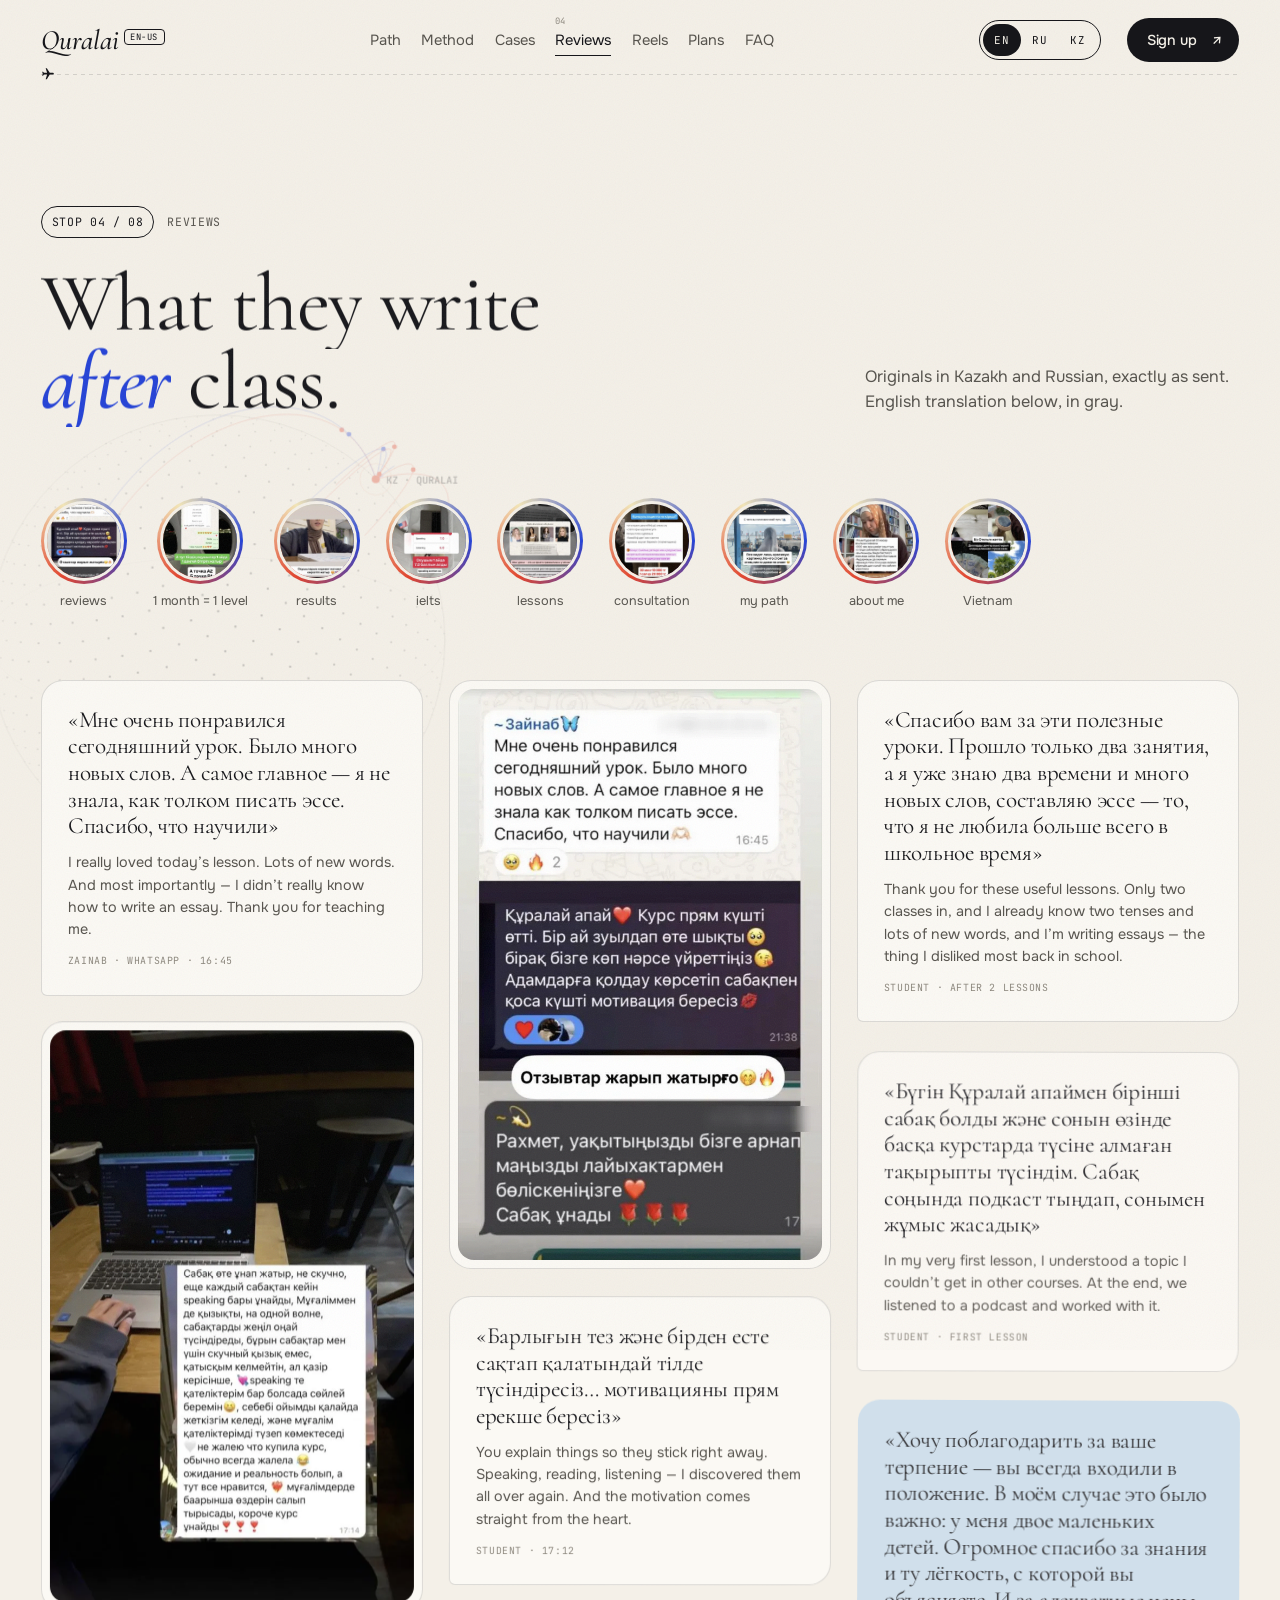
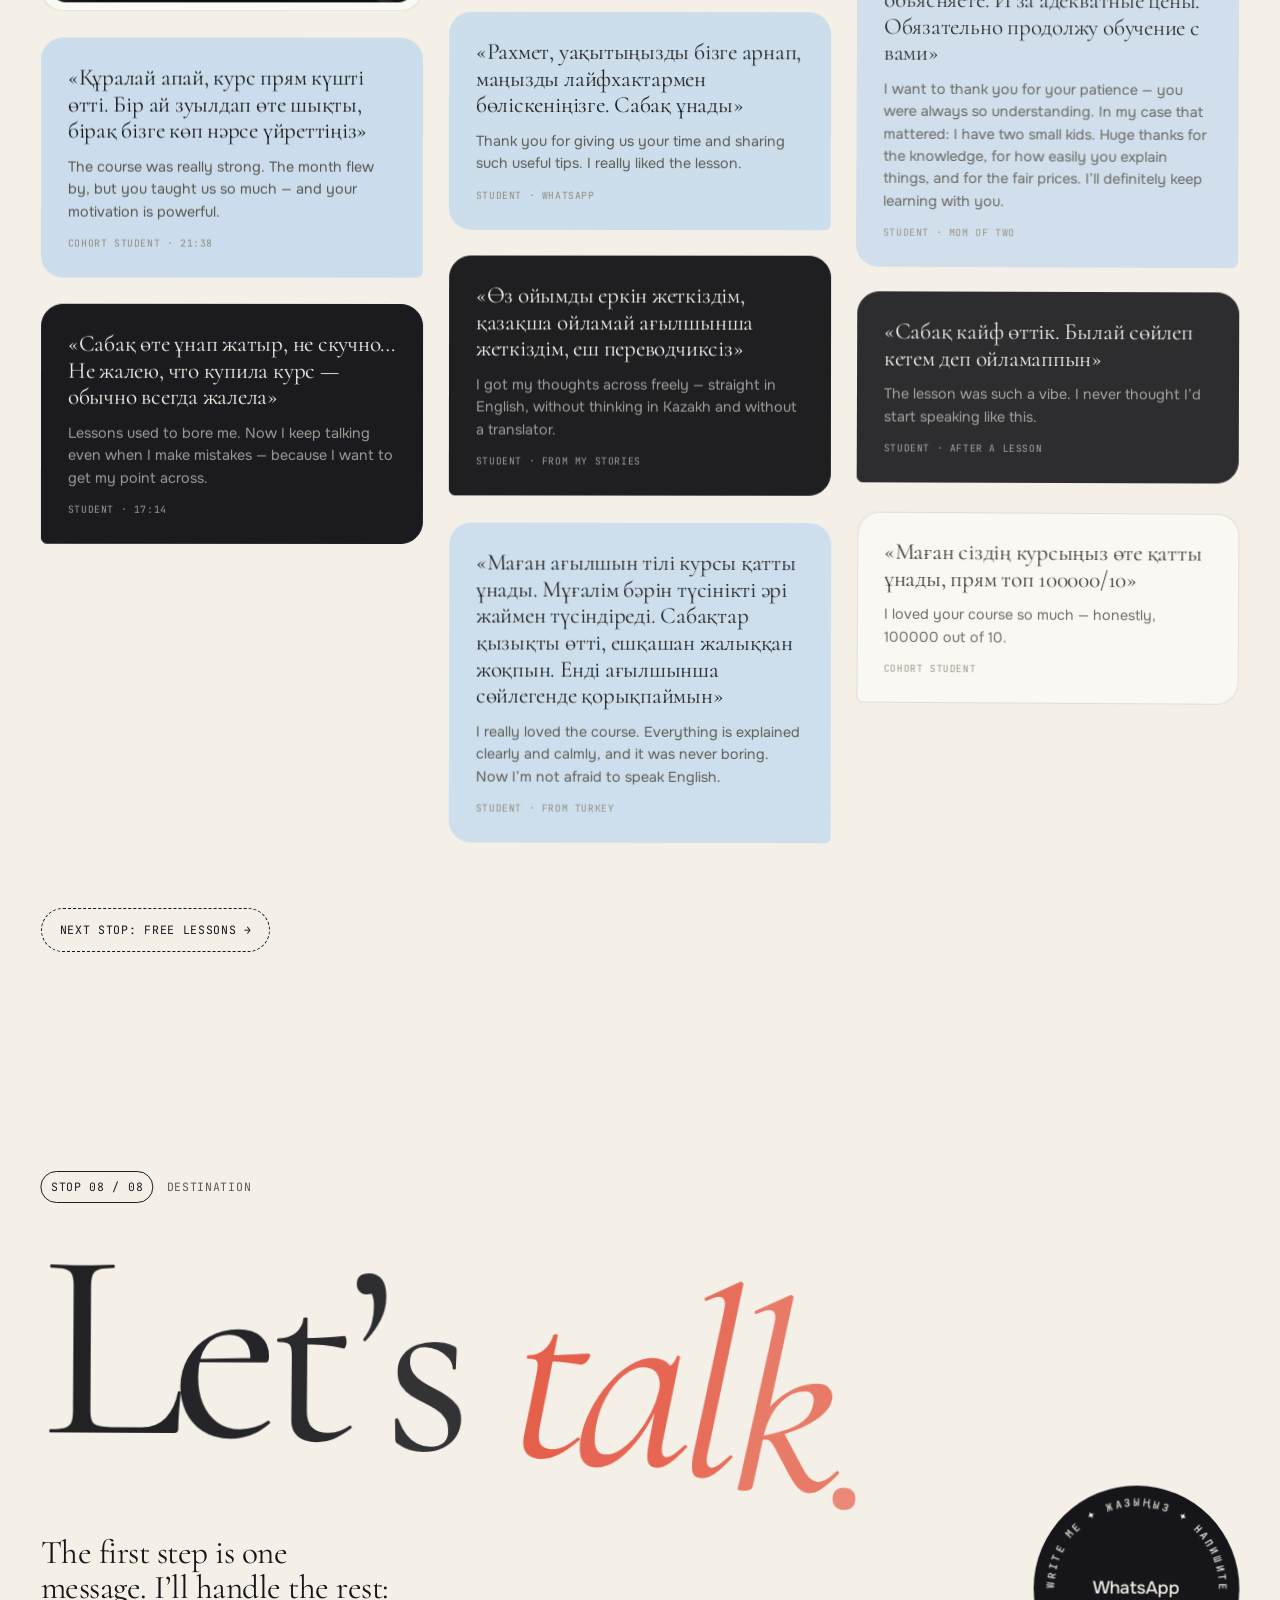
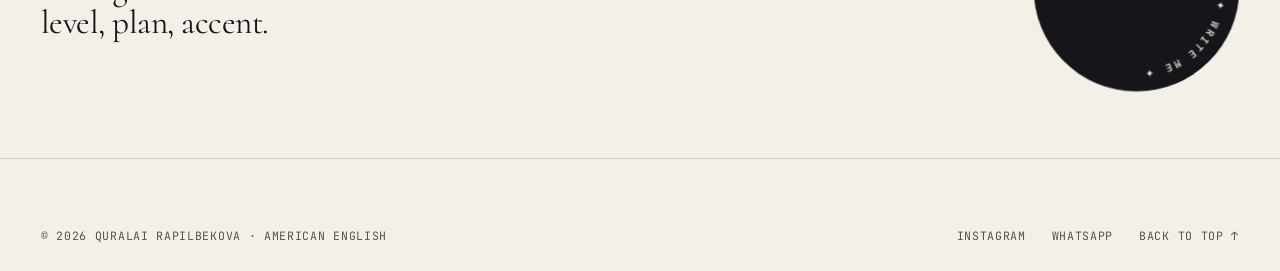
<file: reviews.html>
<!doctype html>
<html lang="en" data-lang="en">
<head>
<meta charset="utf-8">
<meta name="viewport" content="width=device-width, initial-scale=1">
<title>Quralai — American English coach</title>
<meta name="description" content="Құралай Рапилбекова — преподаватель американского английского. 1300+ учеников по всему миру, 80% урока — живая речь. Консультации, потоки, индивидуальные занятия онлайн.">
<meta property="og:title" content="Quralai — American English coach">
<meta property="og:description" content="Американский английский, на котором вы наконец заговорите. 1300+ учеников, 7 языков, онлайн по всему миру.">
<meta property="og:image" content="assets/img/hero-portrait.webp">
<meta name="theme-color" content="#F4F0E8">
<link rel="icon" href="data:image/svg+xml,%3Csvg xmlns='http://www.w3.org/2000/svg' viewBox='0 0 64 64'%3E%3Crect width='64' height='64' rx='32' fill='%2316161A'/%3E%3Ctext x='32' y='44' text-anchor='middle' font-family='Georgia' font-style='italic' font-size='38' fill='%23F4F0E8'%3EQ%3C/text%3E%3C/svg%3E">
<link rel="preconnect" href="https://fonts.googleapis.com">
<link rel="preconnect" href="https://fonts.gstatic.com" crossorigin>
<link href="https://fonts.googleapis.com/css2?family=Caveat:wght@500;700&family=Cormorant:ital,wght@0,400;0,500;0,600;1,400;1,500;1,600&family=JetBrains+Mono:wght@400;500&family=Onest:wght@400;500;600&display=swap" rel="stylesheet">
<script src="assets/js/hide-netlify-badge.js"></script>
<link rel="stylesheet" href="assets/css/style.css?v=10">
</head>
<body class="is-loading subpage">
<span id="page-top"></span>
<div class="curtain" aria-hidden="true"><span class="curtain__word serif-i">Quralai</span></div>


<!-- ============ PRELOADER: greetings ============ -->
<div class="loader" aria-hidden="true">
  <div class="loader__word"><span data-greet>Сәлем</span></div>
  <div class="loader__meta mono"><span>Boarding</span><span class="loader__count">00</span></div>
</div>

<!-- ============ CURSOR ============ -->
<div class="cursor" aria-hidden="true">
  <div class="cursor__ring">
    <svg class="cursor__orbit" viewBox="0 0 120 120"><defs><path id="orbitPath" d="M60,60 m-46,0 a46,46 0 1,1 92,0 a46,46 0 1,1 -92,0"/></defs><text><textPath href="#orbitPath">hello · сәлем · привет · bonjour · hola · hello · сәлем ·</textPath></text></svg>
    <span class="cursor__label"></span>
  </div>
  <div class="cursor__dot"></div>
</div>

<!-- ============ BACKGROUND GLOBE ============ -->
<div class="globe" aria-hidden="true"><canvas id="globe"></canvas></div>
<div class="grain" aria-hidden="true"></div>

<!-- ============ NAV ============ -->
<header class="nav">
  <a href="index.html" class="nav__logo" data-cursor="наверх"><span class="serif-i">Quralai</span><sup class="mono">EN-US</sup></a>
  <nav class="nav__links" aria-label="Разделы">
    <a data-i18n="t0" href="path.html" data-n="01">Путь</a>
    <a data-i18n="t1" href="method.html" data-n="02">Метод</a>
    <a data-i18n="t2" href="cases.html" data-n="03">Кейсы</a>
    <a data-i18n="t3" class="is-active" href="reviews.html" data-n="04">Отзывы</a>
    <a href="reels.html" data-n="05">Reels</a>
    <a data-i18n="t4" href="formats.html" data-n="06">Форматы</a>
    <a href="faq.html" data-n="07">FAQ</a>
  </nav>
  <div class="lang" role="group" aria-label="Language"><button data-lang="en" class="is-on" aria-pressed="true">EN</button><button data-lang="ru" aria-pressed="false">RU</button><button data-lang="kz" aria-pressed="false">KZ</button><i class="lang__pill" aria-hidden="true"></i></div>
  <a class="btn btn--ink btn--sm nav__cta magnetic" href="https://wa.me/77477490495?text=%D0%97%D0%B4%D1%80%D0%B0%D0%B2%D1%81%D1%82%D0%B2%D1%83%D0%B9%D1%82%D0%B5%2C%20%D0%9A%D1%83%D1%80%D0%B0%D0%BB%D0%B0%D0%B9!%20%D0%A5%D0%BE%D1%87%D1%83%20%D0%B7%D0%B0%D0%BF%D0%B8%D1%81%D0%B0%D1%82%D1%8C%D1%81%D1%8F%20%D0%BD%D0%B0%20%D0%BA%D0%BE%D0%BD%D1%81%D1%83%D0%BB%D1%8C%D1%82%D0%B0%D1%86%D0%B8%D1%8E" target="_blank" rel="noopener" data-cursor="WhatsApp"><span class="roll"><span data-i18n="t5">Записаться</span><span data-i18n="t5">Записаться</span></span><i class="arr">↗</i></a>
  <button class="nav__burger" aria-label="Меню" aria-expanded="false"><span></span><span></span></button>
  <!-- flight progress -->
  <div class="flight" aria-hidden="true">
    <div class="flight__track"><div class="flight__fill"></div></div>
    <svg class="flight__plane" viewBox="0 0 24 24"><path d="M21 16v-2l-8-5V3.5a1.5 1.5 0 0 0-3 0V9l-8 5v2l8-2.5V19l-2 1.5V22l3.5-1 3.5 1v-1.5L13 19v-5.5z"/></svg>
  </div>
</header>
<div class="menu" aria-hidden="true">
  <a data-i18n="t0" href="path.html">Путь</a><a data-i18n="t1" href="method.html">Метод</a><a data-i18n="t2" href="cases.html">Кейсы</a><a data-i18n="t3" href="reviews.html">Отзывы</a><a href="reels.html">Reels</a><a data-i18n="t4" href="formats.html">Форматы</a><a href="faq.html">FAQ</a>
  <a class="menu__wa" href="https://wa.me/77477490495" target="_blank" rel="noopener">WhatsApp ↗</a>
</div>

<main id="smooth">
<!-- ================================================= 04 REVIEWS -->
<section class="reviews" id="reviews" data-globe="reviews">
  <div class="wrap">
    <div class="sec-head sec-head--split">
      <div>
        <div class="stop mono"><span class="stop__n">Stop 04 / 08</span><span data-i18n="t3">Отзывы</span></div>
        <h2 data-i18n="t80" class="h2 reveal-lines">Что пишут <em>после</em> урока.</h2>
      </div>
      <p data-i18n="t81" class="sec-head__aside">Оригиналы — на казахском и русском, как прислали. Перевод — ниже серым.</p>
    </div>

    <!-- highlights like Instagram -->
    <div class="hl" role="list">
      <button class="hl__item" data-story="reviews" role="listitem" data-cursor="смотреть"><span class="hl__ring"><img src="assets/img/stories/review-1.webp" alt=""></span><span data-i18n="t82">отзывы</span></button>
      <button class="hl__item" data-story="levels" role="listitem" data-cursor="смотреть"><span class="hl__ring"><img src="assets/img/stories/res-b1.webp" alt=""></span><span data-i18n="c40">1 месяц = 1 уровень</span></button>
      <button class="hl__item" data-story="results" role="listitem" data-cursor="смотреть"><span class="hl__ring"><img src="assets/img/stories/result-1.webp" alt=""></span><span data-i18n="t83">результаты</span></button>
      <button class="hl__item" data-story="ielts" role="listitem" data-cursor="смотреть"><span class="hl__ring"><img src="assets/img/stories/ielts-2.webp" alt=""></span><span>ielts</span></button>
      <button class="hl__item" data-story="lessons" role="listitem" data-cursor="смотреть"><span class="hl__ring"><img src="assets/img/stories/lesson-3.webp" alt=""></span><span data-i18n="t84">уроки</span></button>
      <button class="hl__item" data-story="consult" role="listitem" data-cursor="смотреть"><span class="hl__ring"><img src="assets/img/stories/consult-2.webp" alt=""></span><span>консультация</span></button>
      <button class="hl__item" data-story="path" role="listitem" data-cursor="смотреть"><span class="hl__ring"><img src="assets/img/stories/path-1.webp" alt=""></span><span data-i18n="t85">мой путь</span></button>
      <button class="hl__item" data-story="hello" role="listitem" data-cursor="смотреть"><span class="hl__ring"><img src="assets/img/stories/hello-2.webp" alt=""></span><span>танысу</span></button>
      <button class="hl__item" data-story="travel" role="listitem" data-cursor="смотреть"><span class="hl__ring"><img src="assets/img/stories/vietnam-3.webp" alt=""></span><span>Vietnam</span></button>
    </div>

    <div class="wall">
      <figure class="bubble bubble--a">
        <blockquote>«Мне очень понравился сегодняшний урок. Было много новых слов. А самое главное — я не знала, как толком писать эссе. Спасибо, что научили»</blockquote>
        <figcaption class="mono">Зайнаб · WhatsApp · 16:45</figcaption>
      </figure>
      <figure class="bubble bubble--shot" data-story="reviews" data-cursor="читать"><img src="assets/img/stories/review-3.webp" alt="Скриншот отзыва ученика" loading="lazy"></figure>
      <figure class="bubble bubble--b">
        <blockquote lang="kk">«Құралай апай, курс прям күшті өтті. Бір ай зуылдап өте шықты, бірақ бізге көп нәрсе үйреттіңіз»</blockquote>
        <p data-i18n="t86" class="bubble__tr">Курс был очень сильный. Месяц пролетел, но вы научили нас многому — и даёте мощную мотивацию.</p>
        <figcaption data-i18n="t90" class="mono">Ученица потока · 21:38</figcaption>
      </figure>
      <figure class="bubble bubble--c">
        <blockquote>«Сабақ өте ұнап жатыр, не скучно… Не жалею, что купила курс — обычно всегда жалела»</blockquote>
        <p data-i18n="t87" class="bubble__tr">Раньше уроки были для меня скукой. А сейчас говорю, даже если ошибаюсь — потому что хочу донести мысль.</p>
        <figcaption data-i18n="t91" class="mono">Студентка · 17:14</figcaption>
      </figure>
      <figure class="bubble bubble--shot" data-story="reviews" data-cursor="читать"><img src="assets/img/stories/review-1.webp" alt="Скриншоты отзывов в WhatsApp" loading="lazy"></figure>
      <figure class="bubble bubble--a">
        <blockquote lang="kk">«Барлығын тез және бірден есте сақтап қалатындай тілде түсіндіресіз… мотивацияны прям ерекше бересіз»</blockquote>
        <p data-i18n="t88" class="bubble__tr">Объясняете так, что всё запоминается сразу. Speaking, reading, listening — открыла заново. А мотивация — от сердца к сердцу.</p>
        <figcaption data-i18n="t92" class="mono">Ученица · 17:12</figcaption>
      </figure>
      <figure class="bubble bubble--b">
        <blockquote lang="kk">«Рахмет, уақытыңызды бізге арнап, маңызды лайфхактармен бөліскеніңізге. Сабақ ұнады»</blockquote>
        <p data-i18n="t89" class="bubble__tr">Спасибо, что уделили нам время и поделились важными лайфхаками. Урок понравился.</p>
        <figcaption class="mono">Студент · WhatsApp</figcaption>
      </figure>
      <figure class="bubble bubble--c">
        <blockquote lang="kk">«Өз ойымды еркін жеткіздім, қазақша ойламай ағылшынша жеткіздім, еш переводчиксіз»</blockquote>
        <p class="bubble__tr" data-kz="">Свободно донесла свою мысль — сразу на английском, не думая на казахском и без переводчика.</p>
        <figcaption class="mono" data-kz="Оқушы · стористен">Ученица · из сторис</figcaption>
      </figure>
      <figure class="bubble bubble--b">
        <blockquote lang="kk">«Маған ағылшын тілі курсы қатты ұнады. Мұғалім бәрін түсінікті әрі жаймен түсіндіреді. Сабақтар қызықты өтті, ешқашан жалыққан жоқпын. Енді ағылшынша сөйлегенде қорықпаймын»</blockquote>
        <p class="bubble__tr" data-kz="">Курс очень понравился. Объясняет понятно и спокойно, ни разу не было скучно. Теперь я не боюсь говорить по-английски.</p>
        <figcaption class="mono" data-kz="Студент · Түркиядан">Студентка · из Турции</figcaption>
      </figure>
      <figure class="bubble bubble--a">
        <blockquote>«Спасибо вам за эти полезные уроки. Прошло только два занятия, а я уже знаю два времени и много новых слов, составляю эссе — то, что я не любила больше всего в школьное время»</blockquote>
        <p class="bubble__tr" data-kz="Екі сабақ қана өтті, ал мен екі шақты және көп жаңа сөзді білемін, эссе құрастырамын — мектепте ең ұнатпайтын нәрсем.">&nbsp;</p>
        <figcaption class="mono" data-kz="Оқушы · 2 сабақтан кейін">Ученица · после 2 уроков</figcaption>
      </figure>
      <figure class="bubble bubble--a">
        <blockquote lang="kk">«Бүгін Құралай апаймен бірінші сабақ болды және сонын өзінде басқа курстарда түсіне алмаған тақырыпты түсіндім. Сабақ соңында подкаст тыңдап, сонымен жұмыс жасадық»</blockquote>
        <p class="bubble__tr" data-kz="">Уже на первом уроке поняла тему, которую не могла понять на других курсах. В конце слушали подкаст и работали с ним.</p>
        <figcaption class="mono" data-kz="Оқушы · 1-сабақ">Ученица · первый урок</figcaption>
      </figure>
      <figure class="bubble bubble--b">
        <blockquote>«Хочу поблагодарить за ваше терпение — вы всегда входили в положение. В моём случае это было важно: у меня двое маленьких детей. Огромное спасибо за знания и ту лёгкость, с которой вы объясняете. И за адекватные цены. Обязательно продолжу обучение с вами»</blockquote>
        <p class="bubble__tr" data-kz="Шыдамдылығыңызға рахмет — менің екі кішкентай балам бар, бұл маған маңызды болды. Оқуды сізбен міндетті түрде жалғастырамын.">&nbsp;</p>
        <figcaption class="mono" data-kz="Студент · екі баланың анасы">Студентка · мама двоих детей</figcaption>
      </figure>
      <figure class="bubble bubble--c">
        <blockquote lang="kk">«Сабақ кайф өттік. Былай сөйлеп кетем деп ойламаппын»</blockquote>
        <p class="bubble__tr" data-kz="">Урок прошёл на кайфе. Не думала, что вот так заговорю.</p>
        <figcaption class="mono" data-kz="Оқушы · сабақтан кейін">Ученица · после урока</figcaption>
      </figure>
      <figure class="bubble bubble--a">
        <blockquote lang="kk">«Маған сіздің курсыңыз өте қатты ұнады, прям топ 100000/10»</blockquote>
        <p class="bubble__tr" data-kz="">Ваш курс мне очень понравился — прямо 100000 из 10.</p>
        <figcaption class="mono" data-kz="Поток оқушысы">Ученица потока</figcaption>
      </figure>
    </div>

    <a data-i18n="t93" href="reels.html" class="next mono" data-cursor="дальше">Следующая остановка: бесплатные уроки →</a>
  </div>
</section>

<!-- ================================================= 08 CONTACT -->
<section class="contact" id="contact" data-globe="contact">
  <div class="wrap">
    <div class="stop mono"><span class="stop__n">Stop 08 / 08</span><span data-i18n="t146">Пункт назначения</span></div>
    <h2 class="contact__title"><span class="split-chars">Let’s</span> <em class="split-chars">talk.</em></h2>
    <div class="contact__row">
      <p data-i18n="t147" class="contact__lead">Первый шаг — одно сообщение. Остальное беру на себя: уровень, план, акцент.</p>
      <a class="contact__orb magnetic" href="https://wa.me/77477490495?text=%D0%97%D0%B4%D1%80%D0%B0%D0%B2%D1%81%D1%82%D0%B2%D1%83%D0%B9%D1%82%D0%B5%2C%20%D0%9A%D1%83%D1%80%D0%B0%D0%BB%D0%B0%D0%B9!" target="_blank" rel="noopener" data-cursor="написать">
        <svg viewBox="0 0 200 200" aria-hidden="true"><defs><path id="orbPath" d="M100,100 m-80,0 a80,80 0 1,1 160,0 a80,80 0 1,1 -160,0"/></defs><text><textPath href="#orbPath">WRITE ME ✦ ЖАЗЫҢЫЗ ✦ НАПИШИТЕ ✦ WRITE ME ✦ </textPath></text></svg>
        <span>WhatsApp</span>
      </a>
    </div>
  </div>
  <footer class="foot wrap mono">
    <span>© 2026 Quralai Rapilbekova · American English</span>
    <span class="foot__links"><a href="https://www.instagram.com/rapilbekova_qr/" target="_blank" rel="noopener">Instagram</a><a href="https://wa.me/77477490495" target="_blank" rel="noopener">WhatsApp</a><a data-i18n="t148" href="#page-top">Наверх ↑</a></span>
  </footer>
</section>

</main>

<!-- ============ STORY VIEWER ============ -->
<div class="viewer" id="viewer" aria-hidden="true" role="dialog" aria-label="Сторис">
  <div class="viewer__bg" data-close></div>
  <div class="viewer__card">
    <div class="viewer__bars"></div>
    <div class="viewer__head"><span class="viewer__avatar"><img src="assets/img/reels/DepjRBNNou3.webp" alt=""></span><b>rapilbekova_qr</b><span class="viewer__title mono"></span><button class="viewer__x" data-close aria-label="Закрыть">✕</button></div>
    <img class="viewer__img" alt="">
    <button class="viewer__prev" aria-label="Назад"></button><button class="viewer__next" aria-label="Вперёд"></button>
  </div>
</div>

<!-- ============ VIDEO MODAL ============ -->
<div class="vmodal" id="vmodal" aria-hidden="true" role="dialog" aria-label="Видео">
  <div class="vmodal__bg" data-close></div>
  <div class="vmodal__card">
    <video controls playsinline></video>
    <div class="vmodal__meta"><span class="vmodal__title serif-i"></span><a data-i18n="t149" class="mono vmodal__ig" target="_blank" rel="noopener">Открыть в Instagram ↗</a></div>
    <button class="vmodal__x" data-close aria-label="Закрыть">✕</button>
  </div>
</div>

<script src="assets/js/vendor/gsap.min.js"></script>
<script src="assets/js/vendor/ScrollTrigger.min.js"></script>
<script src="assets/js/vendor/lenis.min.js"></script>
<script src="assets/js/i18n-en.js?v=10"></script>
<script src="assets/js/i18n.js?v=10"></script>
<script src="assets/js/main.js?v=10"></script>
</body>
</html>
</file>
<file: assets/css/style.css>
/* =========================================================
   QURALAI — American English coach
   Light editorial · airmail / passport motif · golden ratio
   ========================================================= */

:root {
  --paper: #F4F0E8;
  --paper-2: #ECE6DA;
  --card: #FBF9F4;
  --ink: #16161A;
  --ink-2: #56534D;
  --ink-3: #8C877D;
  --line: rgba(22, 22, 26, .14);
  --blue: #2442D6;
  --red: #E2432C;
  --sky: #CADDEC;
  --butter: #F3E6B8;

  /* golden ratio scale */
  --phi: 1.618;
  --s-2: .382rem;
  --s-1: .618rem;
  --s0: 1rem;
  --s1: 1.618rem;
  --s2: 2.618rem;
  --s3: 4.236rem;
  --s4: 6.854rem;
  --s5: 11.09rem;

  --serif: "Cormorant", "Times New Roman", serif;
  --sans: "Onest", system-ui, -apple-system, sans-serif;
  --mono: "JetBrains Mono", ui-monospace, monospace;
  --hand: "Caveat", cursive;

  --gutter: clamp(16px, 3.2vw, 48px);
  --maxw: 1440px;
  --ease: cubic-bezier(.2, .7, .1, 1);
  --ease-out: cubic-bezier(.16, 1, .3, 1);
  --r: 18px;
}

*, *::before, *::after { box-sizing: border-box; }
html { -webkit-text-size-adjust: 100%; }
html.lenis, html.lenis body { height: auto; }
.lenis.lenis-smooth { scroll-behavior: auto !important; }
.lenis.lenis-stopped { overflow: hidden; }

body {
  margin: 0;
  background: var(--paper);
  color: var(--ink);
  font-family: var(--sans);
  font-size: 16px;
  line-height: 1.55;
  -webkit-font-smoothing: antialiased;
  text-rendering: optimizeLegibility;
  overflow-x: hidden;
}
body.is-loading { overflow: hidden; }
img, video, svg { display: block; max-width: 100%; }
a { color: inherit; text-decoration: none; }
button { font: inherit; color: inherit; background: none; border: 0; padding: 0; cursor: pointer; }
em { font-family: var(--serif); font-style: italic; font-weight: 500; }
::selection { background: var(--ink); color: var(--paper); }

.mono { font-family: var(--mono); font-size: .72rem; letter-spacing: .06em; text-transform: uppercase; }
.serif-i { font-family: var(--serif); font-style: italic; font-weight: 500; }
.hand { font-family: var(--hand); font-weight: 500; }
.wrap { width: 100%; max-width: var(--maxw); margin: 0 auto; padding: 0 var(--gutter); }

/* custom cursor on fine pointers only */
@media (hover: hover) and (pointer: fine) {
  html.has-cursor, html.has-cursor * { cursor: none !important; }
}

/* ---------- grain + globe ---------- */
.grain {
  position: fixed; inset: -50%; z-index: 90; pointer-events: none; opacity: .06;
  background-image: url("data:image/svg+xml,%3Csvg xmlns='http://www.w3.org/2000/svg' width='160' height='160'%3E%3Cfilter id='n'%3E%3CfeTurbulence type='fractalNoise' baseFrequency='.85' numOctaves='3' stitchTiles='stitch'/%3E%3C/filter%3E%3Crect width='100%25' height='100%25' filter='url(%23n)'/%3E%3C/svg%3E");
  animation: grain 1.2s steps(6) infinite;
}
@keyframes grain { 0%{transform:translate(0,0)} 20%{transform:translate(-3%,2%)} 40%{transform:translate(2%,-3%)} 60%{transform:translate(-2%,-1%)} 80%{transform:translate(3%,3%)} 100%{transform:translate(0,0)} }

.globe {
  position: fixed; z-index: 0; pointer-events: none;
  width: min(86vh, 78vw); aspect-ratio: 1;
  left: 50%; top: 50%;
  transform: translate(-50%, -50%);
  opacity: .9;
  will-change: transform, opacity;
}
.globe canvas { width: 100%; height: 100%; }

main { position: relative; z-index: 1; }

/* ---------- page curtain ---------- */
.curtain { position: fixed; inset: 0; z-index: 190; background: var(--ink); display: grid; place-items: center; transform: translateY(100%); pointer-events: none; }
body.is-loading .curtain { transform: none; }
.curtain__word { color: var(--paper); font-size: clamp(3rem, 9vw, 8rem); opacity: .9; }
body.subpage main { padding-top: 96px; }
body.subpage .path { padding-top: 0; }

/* ---------- home route ---------- */
.route { padding: var(--s4) 0; }
.route__grid { display: grid; grid-template-columns: repeat(4, 1fr); gap: var(--s0); }
.rcard {
  position: relative; display: grid; grid-template-rows: auto auto auto 1fr; gap: .5rem; padding: 12px 12px var(--s1);
  background: var(--card); border: 1px solid var(--line); border-radius: var(--r); overflow: hidden;
  transition: transform .6s var(--ease-out), box-shadow .6s var(--ease-out), background .4s;
}
.rcard:first-child { grid-column: span 2; grid-row: span 2; }
.rcard:hover { transform: translateY(-8px) rotate(-.6deg); box-shadow: 0 30px 60px -35px rgba(22,22,26,.45); }
.rcard__n { position: absolute; z-index: 2; top: 22px; left: 22px; padding: .3rem .55rem; border-radius: 999px; background: var(--paper); }
.rcard__img { display: block; aspect-ratio: 4 / 3; overflow: hidden; border-radius: calc(var(--r) - 8px); background: var(--paper-2); }
.rcard:first-child .rcard__img { aspect-ratio: 1 / 1; }
.rcard__img img { width: 100%; height: 100%; object-fit: cover; object-position: 50% 30%; transition: transform 1s var(--ease-out); }
.rcard:hover .rcard__img img { transform: scale(1.08); }
.rcard__t { font-size: clamp(1.8rem, 2.6vw, 2.6rem); line-height: 1; margin: .4rem 6px 0; }
.rcard:first-child .rcard__t { font-size: clamp(2.6rem, 4.2vw, 4.236rem); }
.rcard__d { margin: 0 6px; color: var(--ink-2); font-size: .95rem; line-height: 1.4; }
.rcard__go { position: absolute; right: 18px; bottom: 16px; width: 40px; height: 40px; border-radius: 50%; border: 1px solid var(--ink); display: grid; place-items: center; transition: background .3s, color .3s, transform .5s var(--ease-out); }
.rcard:hover .rcard__go { background: var(--ink); color: var(--paper); transform: rotate(-45deg); }
@media (max-width: 1100px) { .route__grid { grid-template-columns: repeat(2, 1fr); } .rcard:first-child { grid-row: auto; } }
@media (max-width: 899px) { body.subpage main { padding-top: 84px; } }
@media (max-width: 560px) { .route__grid { grid-template-columns: 1fr; } .rcard:first-child { grid-column: auto; } }

/* ---------- loader ---------- */
.loader {
  position: fixed; inset: 0; z-index: 200; background: var(--ink); color: var(--paper);
  display: grid; place-items: center;
}
.loader__word { font-family: var(--serif); font-style: italic; font-size: clamp(3.5rem, 11vw, 10rem); line-height: 1; overflow: hidden; padding: .1em .2em; }
.loader__word span { display: inline-block; }
.loader__meta { position: absolute; left: var(--gutter); right: var(--gutter); bottom: var(--s2); display: flex; justify-content: space-between; color: rgba(244,240,232,.6); }
.loader__count { color: var(--paper); }

/* ---------- cursor ---------- */
.cursor { position: fixed; inset: 0; z-index: 300; pointer-events: none; display: none; opacity: 0; transition: opacity .3s; }
html.has-cursor .cursor { display: block; }
.cursor__dot, .cursor__ring { position: absolute; left: 0; top: 0; will-change: transform; }
.cursor__dot { width: 6px; height: 6px; margin: -3px 0 0 -3px; border-radius: 50%; background: var(--ink); transition: opacity .2s, background .2s; }
.cursor__ring {
  width: 38px; height: 38px; margin: -19px 0 0 -19px; border-radius: 999px;
  border: 1px solid rgba(22,22,26,.45);
  display: grid; place-items: center;
  transition: width .45s var(--ease-out), height .45s var(--ease-out), margin .45s var(--ease-out), background .3s, border-color .3s;
}
.cursor__label { font-family: var(--hand); font-size: 1.3rem; line-height: 1; color: var(--paper); white-space: nowrap; opacity: 0; transform: scale(.6); transition: opacity .25s, transform .4s var(--ease-out); }
.cursor__orbit { position: absolute; inset: -40px; width: calc(100% + 80px); height: calc(100% + 80px); opacity: 0; transition: opacity .4s; animation: spin 9s linear infinite; }
.cursor__orbit text { font-family: var(--mono); font-size: 8.4px; letter-spacing: 1.6px; fill: var(--ink); text-transform: uppercase; }
.cursor.is-label .cursor__ring { width: 96px; height: 96px; margin: -48px 0 0 -48px; background: var(--ink); border-color: var(--ink); }
.cursor.is-label .cursor__label { opacity: 1; transform: scale(1); }
.cursor.is-label .cursor__dot { opacity: 0; }
.cursor.is-hello .cursor__orbit { opacity: .75; }
.cursor.is-link .cursor__ring { width: 58px; height: 58px; margin: -29px 0 0 -29px; border-color: var(--ink); background: rgba(22,22,26,.04); }
.cursor.is-down .cursor__dot { background: var(--red); }
.cursor.is-red .cursor__ring { background: var(--red); border-color: var(--red); }

@keyframes spin { to { transform: rotate(360deg); } }

/* ---------- buttons ---------- */
.btn {
  --h: 54px;
  position: relative; display: inline-flex; align-items: center; gap: .9rem;
  height: var(--h); padding: 0 1.4rem 0 1.6rem; border-radius: 999px;
  font-weight: 500; font-size: .98rem; letter-spacing: -.005em; white-space: nowrap;
  transition: background .35s, color .35s, border-color .35s, transform .35s var(--ease-out);
  overflow: hidden; isolation: isolate;
}
.btn--sm { --h: 44px; font-size: .9rem; padding: 0 1.1rem 0 1.25rem; }
.btn--ink { background: var(--ink); color: var(--paper); }
.btn--red { background: var(--red); color: #fff; }
.btn--ghost { border: 1px solid var(--ink); color: var(--ink); }
.btn::before {
  content: ""; position: absolute; inset: 0; z-index: -1; border-radius: inherit;
  background: var(--blue); transform: translateY(101%); transition: transform .5s var(--ease-out);
}
.btn--ghost::before { background: var(--ink); }
.btn:hover::before { transform: translateY(0); }
.btn--ghost:hover { color: var(--paper); }
.btn .arr { font-style: normal; transition: transform .45s var(--ease-out); }
.btn:hover .arr { transform: translateX(3px) rotate(-8deg); }
.roll { display: inline-grid; overflow: hidden; height: 1.3em; line-height: 1.3em; }
.roll > span { grid-area: 1/1; transition: transform .5s var(--ease-out); }
.roll > span:last-child { transform: translateY(110%); }
.btn:hover .roll > span:first-child, .ig-link:hover .roll > span:first-child { transform: translateY(-110%); }
.btn:hover .roll > span:last-child { transform: translateY(0); }

/* ---------- nav ---------- */
.nav {
  position: fixed; z-index: 100; top: 0; left: 0; right: 0;
  display: flex; align-items: center; gap: var(--s1);
  padding: 18px var(--gutter);
  transition: transform .5s var(--ease-out), background .4s;
}
.nav.is-scrolled { background: rgba(244,240,232,.78); backdrop-filter: blur(14px) saturate(1.2); -webkit-backdrop-filter: blur(14px) saturate(1.2); }
.nav.is-hidden { transform: translateY(-110%); }
.nav__logo { font-size: 1.75rem; line-height: 1; display: flex; align-items: flex-start; gap: .3rem; }
.nav__logo sup { font-size: .55rem; margin-top: .2rem; padding: .15rem .35rem; border: 1px solid var(--ink); border-radius: 4px; }
.lang { position: relative; display: inline-flex; padding: 3px; border: 1px solid var(--ink); border-radius: 999px; flex-shrink: 0; isolation: isolate; }
.lang button { position: relative; z-index: 1; width: 38px; height: 32px; border-radius: 999px; font-family: var(--mono); font-size: .68rem; letter-spacing: .06em; transition: color .4s var(--ease-out); }
.lang button.is-on { color: var(--paper); }
.lang__pill { position: absolute; z-index: 0; left: 3px; top: 3px; width: 38px; height: 32px; border-radius: 999px; background: var(--ink); transition: transform .55s var(--ease-out); }
html[data-lang="ru"] .lang__pill { transform: translateX(38px); }
html[data-lang="kz"] .lang__pill { transform: translateX(76px); }
.nav__links ~ .lang { margin-left: 0; }
main { transition: opacity .26s ease, filter .26s ease; }
body.lang-swap main { opacity: 0; filter: blur(8px); }
.bubble__tr:empty { display: none; }
html[data-lang="ru"] .bubble__tr[data-kz]:not([data-kz=""]) { display: none; }
.nav__links { display: flex; gap: clamp(.8rem, 1.6vw, 1.8rem); margin: 0 auto; font-size: .92rem; }
.nav__links a { position: relative; padding: .3rem 0; color: var(--ink-2); transition: color .3s; }
.nav__links a::before { content: attr(data-n); position: absolute; top: -.55rem; left: 0; font-family: var(--mono); font-size: .55rem; color: var(--ink-3); opacity: 0; transform: translateY(4px); transition: .35s var(--ease-out); }
.nav__links a::after { content: ""; position: absolute; left: 0; right: 0; bottom: 0; height: 1px; background: var(--ink); transform: scaleX(0); transform-origin: right; transition: transform .5s var(--ease-out); }
.nav__links a:hover, .nav__links a.is-active { color: var(--ink); }
.nav__links a:hover::before, .nav__links a.is-active::before { opacity: 1; transform: none; }
.nav__links a:hover::after, .nav__links a.is-active::after { transform: scaleX(1); transform-origin: left; }
.nav__burger { display: none; width: 44px; height: 44px; border-radius: 50%; border: 1px solid var(--ink); position: relative; }
.nav__burger span { position: absolute; left: 13px; right: 13px; height: 1.5px; background: var(--ink); transition: .4s var(--ease-out); }
.nav__burger span:first-child { top: 18px; } .nav__burger span:last-child { top: 25px; }
.nav__burger[aria-expanded="true"] span:first-child { top: 21px; transform: rotate(45deg); }
.nav__burger[aria-expanded="true"] span:last-child { top: 21px; transform: rotate(-45deg); }

.flight { position: absolute; left: var(--gutter); right: var(--gutter); bottom: 0; height: 12px; }
.flight__track { position: absolute; left: 0; right: 0; top: 50%; height: 1px; background-image: linear-gradient(90deg, var(--line) 50%, transparent 50%); background-size: 8px 1px; }
.flight__fill { position: absolute; left: 0; top: 0; bottom: 0; width: 100%; background: var(--ink); transform-origin: left; transform: scaleX(0); }
.flight__plane { position: absolute; top: -1px; left: 0; width: 14px; height: 14px; fill: var(--ink); transform: rotate(90deg); }

.menu {
  position: fixed; inset: 0; z-index: 99; background: var(--paper); padding: 110px var(--gutter) var(--s2);
  display: flex; flex-direction: column; gap: .2rem;
  clip-path: inset(0 0 100% 0); transition: clip-path .7s var(--ease-out);
}
.menu.is-open { clip-path: inset(0 0 0 0); }
.menu a { font-family: var(--serif); font-style: italic; font-size: clamp(2.6rem, 11vw, 4rem); line-height: 1.08; border-bottom: 1px solid var(--line); padding: .2rem 0; }
.menu .menu__wa { margin-top: auto; font-family: var(--mono); font-style: normal; font-size: .9rem; text-transform: uppercase; border: 0; }

/* ---------- section scaffolding ---------- */
section { position: relative; }
.stop { display: inline-flex; align-items: center; gap: .8rem; color: var(--ink-2); margin-bottom: var(--s1); }
.stop__n { padding: .38rem .6rem; border: 1px solid var(--ink); border-radius: 999px; color: var(--ink); }
.h2 { font-family: var(--serif); font-weight: 400; font-size: clamp(2.6rem, 6.4vw, 6.854rem); line-height: .96; letter-spacing: -.02em; margin: 0; max-width: 13ch; }
.h2 em { color: var(--blue); }
.h3 { font-family: var(--serif); font-weight: 400; font-size: clamp(2rem, 3.8vw, 4.236rem); line-height: 1; letter-spacing: -.015em; margin: 0 0 var(--s0); }
.h3 em { color: var(--red); }
.sec-head { margin-bottom: var(--s3); }
.sec-head--split { display: grid; grid-template-columns: 1.618fr 1fr; align-items: end; gap: var(--s2); }
.sec-head__aside { color: var(--ink-2); max-width: 34ch; margin: 0 0 .4rem auto; font-size: 1.02rem; }
.next {
  display: inline-flex; align-items: center; gap: .6rem; margin-top: var(--s3);
  padding: .75rem 1.1rem; border: 1px dashed var(--ink); border-radius: 999px; transition: background .3s, color .3s, gap .4s var(--ease-out);
}
.next:hover { background: var(--ink); color: var(--paper); gap: 1rem; }

/* line/word reveal */
.reveal-lines .w { display: inline-block; overflow: hidden; vertical-align: top; padding-bottom: .08em; margin-bottom: -.08em; }
.reveal-lines .w > span { display: inline-block; will-change: transform; }
.split-chars .c { display: inline-block; will-change: transform; }

/* =========================================================
   HERO
   ========================================================= */
.hero {
  min-height: 100svh; padding: 96px var(--gutter) var(--s1);
  display: grid; grid-template-rows: auto 1fr auto; gap: var(--s0);
  overflow: hidden;
}
.hero__meta { display: flex; justify-content: space-between; color: var(--ink-2); border-top: 1px solid var(--line); padding-top: .8rem; }
.hero__coords i { font-style: normal; display: inline-block; animation: fly 3.2s var(--ease) infinite; }
@keyframes fly { 0%,100% { transform: translateX(0) } 50% { transform: translateX(6px) } }

.hero__title {
  margin: 0; position: relative;
  display: grid; grid-template-columns: 1fr auto 1fr; align-items: center;
  font-family: var(--serif); font-weight: 400; font-style: italic;
  font-size: clamp(5rem, min(17.5vw, 34vh), 20rem); line-height: .78; letter-spacing: -.045em;
}
.hero__word { position: relative; z-index: 2; display: block; white-space: nowrap; }
.hero__word--l { text-align: right; margin-right: .02em; transform: translateY(-.16em); }
.hero__word--r { text-align: left; margin-left: -.08em; transform: translateY(.2em); z-index: 3; }
.hero__word .c { transform-origin: 50% 100%; }

.hero__portrait {
  --w: clamp(150px, min(16vw, 30vh), 280px);
  position: relative; z-index: 2; width: var(--w); aspect-ratio: 1 / 1.618; display: block;
}
.hero__oval {
  position: absolute; inset: 0; border-radius: 999px; overflow: hidden; display: block;
  background: var(--sky);
  box-shadow: 0 40px 80px -40px rgba(22,22,26,.45);
  transform: translateZ(0);
}
.hero__oval img { width: 100%; height: 100%; object-fit: cover; object-position: 50% 30%; transform: scale(1.04); }
.hero__ring { position: absolute; left: 50%; top: 50%; width: 152%; aspect-ratio: 1; transform: translate(-50%, -50%); display: block; pointer-events: none; }
.hero__ring svg { width: 100%; height: 100%; animation: spin 26s linear infinite; }
.hero__ring text { font-family: var(--mono); font-style: normal; font-size: 9.6px; letter-spacing: 2.2px; fill: var(--ink); }
.hero__tag {
  position: absolute; z-index: 4; left: -78%; bottom: -4%; font-style: normal; letter-spacing: 0;
  font-size: clamp(1.2rem, 1.7vw, 1.7rem); line-height: 1; color: var(--blue); transform: rotate(-7deg); white-space: nowrap;
}
.hero__tag::after { content: "↗"; font-family: var(--sans); font-size: .8em; margin-left: .3em; }

.hero__bottom {
  display: grid; grid-template-columns: 1.618fr 1fr 1.618fr; align-items: end; gap: var(--s2);
}
.hero__lead { font-family: var(--serif); font-size: clamp(1.7rem, 2.6vw, 2.618rem); line-height: 1.02; letter-spacing: -.015em; margin: 0 0 var(--s0); max-width: 18ch; }
.hero__lead em { color: var(--blue); }
.hero__sub { color: var(--ink-2); margin: 0 0 var(--s1); max-width: 46ch; font-size: .98rem; }
.hero__ctas { display: flex; flex-wrap: wrap; gap: .7rem; }
.hero__scroll { justify-self: center; display: flex; flex-direction: column; align-items: center; gap: .8rem; color: var(--ink-2); text-align: center; }
.hero__scroll i { width: 1px; height: 64px; background: var(--line); position: relative; overflow: hidden; }
.hero__scroll i::after { content: ""; position: absolute; left: 0; top: -40%; width: 1px; height: 40%; background: var(--ink); animation: drip 2s var(--ease) infinite; }
@keyframes drip { to { top: 100%; } }
.hero__stats { list-style: none; padding: 0; margin: 0; display: grid; grid-template-columns: repeat(3, 1fr); border-top: 1px solid var(--ink); }
.hero__stats li { padding: .9rem .6rem 0 0; display: grid; gap: .25rem; }
.hero__stats li + li { padding-left: .9rem; border-left: 1px solid var(--line); }
.hero__stats b { font-size: clamp(2.2rem, 3.6vw, 3.6rem); line-height: .9; font-weight: 400; }
.hero__stats span { font-size: .78rem; color: var(--ink-2); line-height: 1.3; }

/* floating artefacts */
.float { position: absolute; z-index: 4; will-change: transform; }
.float--stamp {
  --r: 5px;
  top: 17%; right: 6%; width: clamp(120px, 10vw, 156px); padding: calc(var(--r) * 2); background: var(--card);
  transform: rotate(7deg);
  -webkit-mask: linear-gradient(#000 0 0) content-box, radial-gradient(var(--r), #0000 98%, #000) var(--r) var(--r) / calc(var(--r) * 3) calc(var(--r) * 3) round;
          mask: linear-gradient(#000 0 0) content-box, radial-gradient(var(--r), #0000 98%, #000) var(--r) var(--r) / calc(var(--r) * 3) calc(var(--r) * 3) round;
  filter: drop-shadow(0 18px 24px rgba(22,22,26,.18));
  transition: transform .6s var(--ease-out);
}
.float--stamp:hover { transform: rotate(0deg) scale(1.06); }
.stamp-photo { display: block; aspect-ratio: 3/4; overflow: hidden; margin-bottom: 6px; }
.stamp-photo img { width: 100%; height: 100%; object-fit: cover; object-position: 50% 40%; }
.float--stamp .mono { display: block; font-size: .52rem; line-height: 1.3; letter-spacing: .04em; }
.float--note {
  top: 15%; left: 3%; padding: 14px 16px 16px; background: var(--butter); font-size: 1.3rem; line-height: 1.1;
  transform: rotate(-5deg); box-shadow: 0 16px 30px -18px rgba(22,22,26,.35);
}
.float--note::before { content: ""; position: absolute; top: -10px; left: 50%; width: 56px; height: 20px; margin-left: -28px; background: rgba(202,221,236,.85); transform: rotate(3deg); }
.float--seal { bottom: 25%; right: 30%; width: clamp(92px, 8vw, 128px); color: var(--red); transform: rotate(-12deg); opacity: .9; }
.float--seal svg { animation: spin 30s linear infinite reverse; }
.float--seal text { font-family: var(--mono); font-size: 9px; letter-spacing: 1.4px; fill: currentColor; }
.float--seal .seal-big { font-family: var(--serif); font-style: italic; font-size: 30px; letter-spacing: 0; }
.float--seal .seal-small { font-family: var(--hand); font-size: 14px; letter-spacing: 0; }

/* =========================================================
   MARQUEE
   ========================================================= */
.marquee { position: relative; z-index: 1; border-block: 1px solid var(--ink); background: var(--paper); overflow: hidden; padding: .9rem 0; }
.marquee__track { display: flex; width: max-content; gap: 2.2rem; align-items: center; font-size: clamp(1.4rem, 2.6vw, 2.4rem); line-height: 1; will-change: transform; }
.marquee__track span { white-space: nowrap; }
.marquee__track span:not(.serif-i) { font-weight: 500; letter-spacing: -.02em; text-transform: uppercase; font-size: .7em; }
.marquee__track i { font-style: normal; color: var(--red); font-size: .7em; }

/* =========================================================
   01 PATH (horizontal pinned)
   ========================================================= */
.path { padding: var(--s4) 0; }
.path__pin { display: flex; align-items: center; gap: var(--s3); padding-left: var(--gutter); min-height: 100vh; }
.path__intro { flex: 0 0 min(460px, 36vw); }
.path__lede { color: var(--ink-2); max-width: 38ch; margin: var(--s1) 0 var(--s0); }
.path__hint { color: var(--ink-3); }
.path__track { display: flex; gap: var(--s2); align-items: center; padding-right: var(--gutter); will-change: transform; }
.tcard {
  flex: 0 0 clamp(250px, 22vw, 320px); position: relative; background: var(--card); border: 1px solid var(--line);
  border-radius: var(--r); padding: 12px 12px var(--s1);
  transition: transform .6s var(--ease-out), box-shadow .6s var(--ease-out);
}
.tcard:hover { transform: translateY(-10px) rotate(-1deg); box-shadow: 0 30px 60px -30px rgba(22,22,26,.35); }
.tcard--up { margin-top: -12vh; }
.tcard__img { aspect-ratio: 1 / 1.18; overflow: hidden; border-radius: calc(var(--r) - 8px); margin-bottom: var(--s0); background: var(--paper-2); }
.tcard__img img { width: 100%; height: 100%; object-fit: cover; object-position: 50% 35%; transform: scale(1.06); transition: transform 1s var(--ease-out); }
.tcard:hover .tcard__img img { transform: scale(1.14); }
.tcard__year { font-size: 5.6rem; line-height: .7; color: var(--blue); position: absolute; right: 18px; top: calc(12px + (100% - 12px) * 0); transform: translateY(-38%); text-shadow: 0 0 0 var(--card); }
.tcard__img + .tcard__year { top: -.4em; right: auto; left: 18px; transform: none; z-index: 2; color: var(--blue); }
.tcard { margin-top: 2.4rem; }
.tcard h3 { font-family: var(--serif); font-weight: 500; font-size: 1.7rem; line-height: 1; margin: 0 6px .5rem; letter-spacing: -.01em; }
.tcard p { margin: 0 6px; color: var(--ink-2); font-size: .94rem; }
.tcard--text { background: var(--ink); color: var(--paper); border-color: var(--ink); padding: var(--s2) var(--s1); min-height: 380px; display: flex; flex-direction: column; justify-content: flex-end; }
.tcard--text .tcard__year { position: static; transform: none; font-size: 9rem; color: var(--butter); margin-bottom: 1.6rem; }
.tcard--text h3 { margin-left: 0; } .tcard--text p { margin-left: 0; color: rgba(244,240,232,.7); }
.tcard__note { position: absolute; top: 22px; right: 18px; font-size: 1.4rem; color: var(--sky); transform: rotate(6deg); }
.tcard--end .next { margin: var(--s0) 6px 0; font-size: .6rem; }

/* =========================================================
   02 METHOD
   ========================================================= */
.method { padding: var(--s4) 0; }
.method__grid { display: grid; grid-template-columns: 1fr 1.618fr; gap: var(--s3); align-items: start; }
.method__photo { margin: 0; position: sticky; top: 110px; }
.method__photo img { width: 100%; aspect-ratio: 1 / 1.618; object-fit: cover; border-radius: 999px 999px var(--r) var(--r); }
.method__photo figcaption { font-size: 1.35rem; color: var(--blue); margin-top: .6rem; transform: rotate(-2deg); max-width: 26ch; line-height: 1.1; }
.principles { list-style: none; margin: 0; padding: 0; border-top: 1px solid var(--ink); }
.principle {
  position: relative; display: grid; grid-template-columns: 3rem 1fr auto; gap: var(--s1); align-items: start;
  padding: var(--s1) 0 var(--s1); border-bottom: 1px solid var(--line); overflow: hidden;
}
.principle::before { content: ""; position: absolute; inset: 0; background: var(--sky); transform: scaleY(0); transform-origin: bottom; transition: transform .6s var(--ease-out); z-index: -1; }
.principle:hover::before { transform: scaleY(1); }
.principle__n { padding-top: .5rem; color: var(--ink-3); transition: color .3s; }
.principle:hover .principle__n { color: var(--ink); }
.principle h3 { font-family: var(--serif); font-weight: 500; font-size: clamp(1.7rem, 2.6vw, 2.618rem); line-height: 1; margin: 0 0 .5rem; letter-spacing: -.015em; transition: transform .5s var(--ease-out); }
.principle p { margin: 0; color: var(--ink-2); max-width: 46ch; }
.principle:hover h3 { transform: translateX(10px); }
.principle__big { font-size: clamp(3rem, 6vw, 6rem); line-height: .8; color: transparent; -webkit-text-stroke: 1px var(--ink); padding-right: .2rem; transition: color .5s, transform .6s var(--ease-out); }
.principle:hover .principle__big { color: var(--blue); -webkit-text-stroke-color: var(--blue); transform: rotate(-6deg) scale(1.05); }

.lab {
  margin-top: var(--s4); display: grid; grid-template-columns: 1.618fr 1fr; gap: var(--s3); align-items: center;
  background: var(--card); border: 1px solid var(--line); border-radius: calc(var(--r) * 1.6); padding: var(--s3);
  position: relative; overflow: hidden;
}
.lab::before { content: ""; position: absolute; right: -10%; top: -30%; width: 60%; aspect-ratio: 1; border-radius: 50%; background: radial-gradient(closest-side, var(--sky), transparent); opacity: .7; pointer-events: none; }
.lab__copy { position: relative; }
.lab__kicker { color: var(--red); display: block; margin-bottom: var(--s0); }
.lab__copy > p { color: var(--ink-2); max-width: 44ch; }
.lab__chips { display: flex; flex-wrap: wrap; gap: .5rem; margin: var(--s1) 0; }
.chip {
  display: inline-flex; align-items: center; gap: .55rem; padding: .62rem 1rem .62rem .7rem; border-radius: 999px;
  border: 1px solid var(--ink); font-size: .92rem; transition: background .3s, color .3s, transform .4s var(--ease-out);
}
.chip b { font-size: .62rem; padding: .25rem .4rem; border-radius: 999px; background: var(--ink); color: var(--paper); transition: background .3s; }
.chip:hover { transform: translateY(-3px); }
.chip.is-on { background: var(--ink); color: var(--paper); }
.chip.is-on b { background: var(--red); }
.lab__now { display: flex; align-items: center; gap: .6rem; color: var(--ink-2); }
.dot { width: 8px; height: 8px; border-radius: 50%; background: var(--ink-3); }
.lab.is-playing .dot { background: var(--red); animation: pulse 1.2s infinite; }
@keyframes pulse { 0% { box-shadow: 0 0 0 0 rgba(226,67,44,.5) } 100% { box-shadow: 0 0 0 12px rgba(226,67,44,0) } }
.lab__phone { position: relative; justify-self: center; }
.phone {
  position: relative; width: min(300px, 70vw); aspect-ratio: 9 / 16; border-radius: 38px; overflow: hidden;
  background: #000; border: 8px solid var(--ink); box-shadow: 0 40px 80px -40px rgba(22,22,26,.6);
  transform: rotate(3deg); transition: transform .8s var(--ease-out);
}
.lab__phone:hover .phone { transform: rotate(0deg) scale(1.02); }
.phone video { width: 100%; height: 100%; object-fit: cover; }
.phone__bar { position: absolute; left: 14px; right: 14px; top: 12px; height: 3px; border-radius: 3px; background: rgba(255,255,255,.35); overflow: hidden; }
.phone__bar i { position: absolute; inset: 0; background: #fff; transform-origin: left; transform: scaleX(0); }
.lab__wave { position: absolute; left: 50%; bottom: 18px; transform: translateX(-50%); display: flex; gap: 3px; align-items: flex-end; height: 26px; opacity: 0; transition: opacity .3s; }
.lab.is-playing .lab__wave { opacity: 1; }
.lab__wave i { width: 3px; height: 30%; background: #fff; border-radius: 2px; animation: wave 1s ease-in-out infinite; }
.lab__wave i:nth-child(odd) { animation-duration: .8s; } .lab__wave i:nth-child(3n) { animation-duration: 1.3s; }
.lab__wave i:nth-child(2) { animation-delay: -.2s } .lab__wave i:nth-child(4) { animation-delay: -.5s } .lab__wave i:nth-child(6) { animation-delay: -.3s } .lab__wave i:nth-child(8) { animation-delay: -.7s } .lab__wave i:nth-child(10) { animation-delay: -.1s }
@keyframes wave { 50% { height: 100%; } }

/* =========================================================
   03 CASES
   ========================================================= */
.cases { padding: var(--s4) 0; }
.proof { list-style: none; margin: 0 0 var(--s2); padding: 0; display: grid; grid-template-columns: repeat(4, 1fr); border-top: 1px solid var(--ink); }
.proof li { padding: var(--s0) var(--s0) 0 0; display: grid; gap: .3rem; }
.proof li + li { padding-left: var(--s0); border-left: 1px solid var(--line); }
.proof b { font-size: clamp(2.4rem, 4.6vw, 4.6rem); line-height: .9; font-weight: 400; color: var(--ink); letter-spacing: -.02em; white-space: nowrap; }
.proof b i { font-style: normal; font-family: var(--sans); font-size: .45em; color: var(--red); vertical-align: middle; }
.proof span { font-size: .82rem; color: var(--ink-2); }
@media (max-width: 899px) { .proof { grid-template-columns: 1fr 1fr; row-gap: var(--s1); } .proof li:nth-child(3) { padding-left: 0; border-left: 0; } }
.case-list { display: grid; gap: var(--s1); }
.case {
  position: relative; display: grid; grid-template-columns: minmax(180px, 1fr) 1.618fr minmax(220px, 1fr); gap: var(--s2); align-items: center;
  padding: var(--s2); background: var(--card); border: 1px solid var(--line); border-radius: calc(var(--r) * 1.4);
  transition: box-shadow .6s var(--ease-out), background .4s;
  transform-style: preserve-3d;
}
.case:hover { box-shadow: 0 40px 80px -50px rgba(22,22,26,.45); }
.case__metric span { display: block; color: var(--ink-3); margin-bottom: .4rem; }
.case__metric b { display: block; font-size: clamp(4rem, 8vw, 8rem); line-height: .82; font-weight: 400; color: var(--blue); letter-spacing: -.03em; white-space: nowrap; }
.case__metric b i { font-style: normal; font-family: var(--sans); font-size: .4em; color: var(--red); vertical-align: middle; margin: 0 .05em; }
.case__metric small { font-size: .26em; font-family: var(--mono); font-style: normal; letter-spacing: .05em; color: var(--ink-2); margin-left: .2em; }
.case__body h3 { font-family: var(--serif); font-weight: 500; font-size: clamp(1.7rem, 2.6vw, 2.618rem); line-height: 1; margin: 0 0 var(--s0); letter-spacing: -.015em; }
.case__facts { list-style: none; margin: 0 0 var(--s0); padding: 0; display: grid; gap: .35rem; text-transform: none; letter-spacing: 0; font-size: .8rem; }
.case__facts li { display: grid; grid-template-columns: 8.5rem 1fr; border-bottom: 1px dashed var(--line); padding-bottom: .35rem; }
.case__facts span { color: var(--ink-3); text-transform: uppercase; letter-spacing: .06em; font-size: .66rem; padding-top: .1rem; }
.case__quote { font-family: var(--serif); font-style: italic; font-size: 1.3rem; line-height: 1.2; margin: 0; color: var(--ink-2); }
.case__quote .mono { display: block; margin-top: .5rem; font-style: normal; font-size: .6rem; color: var(--ink-3); }
.case__shots { position: relative; height: 300px; }
.case__shots img {
  position: absolute; top: 50%; left: 50%; width: 160px; aspect-ratio: 672 / 1055; object-fit: cover; border-radius: 14px;
  border: 4px solid var(--card); box-shadow: 0 20px 40px -20px rgba(22,22,26,.5);
  transition: transform .8s var(--ease-out);
}
.case__shots img:first-child { transform: translate(-70%, -50%) rotate(-6deg); z-index: 2; }
.case__shots img:last-child { transform: translate(-25%, -48%) rotate(7deg); }
.case:hover .case__shots img:first-child { transform: translate(-100%, -54%) rotate(-12deg); }
.case:hover .case__shots img:last-child { transform: translate(4%, -46%) rotate(12deg); }

/* =========================================================
   04 REVIEWS
   ========================================================= */
.reviews { padding: var(--s4) 0; }
.hl { display: flex; gap: var(--s1); overflow-x: auto; padding: .6rem 0 var(--s2); margin-bottom: var(--s1); scrollbar-width: none; }
.hl::-webkit-scrollbar { display: none; }
.hl__item { flex: 0 0 auto; display: grid; justify-items: center; gap: .5rem; font-size: .8rem; color: var(--ink-2); }
.hl__ring {
  width: 86px; height: 86px; border-radius: 50%; padding: 3px; display: block;
  background: conic-gradient(from 210deg, var(--red), var(--butter), var(--blue), var(--red));
  transition: transform .5s var(--ease-out);
}
.hl__ring img { width: 100%; height: 100%; border-radius: 50%; object-fit: cover; border: 3px solid var(--paper); }
.hl__item:hover .hl__ring { transform: scale(1.08) rotate(8deg); }
.wall { columns: 3 300px; column-gap: var(--s1); }
.bubble {
  break-inside: avoid; margin: 0 0 var(--s1); padding: var(--s1); border-radius: 22px 22px 22px 6px; background: var(--card);
  border: 1px solid var(--line); transition: transform .5s var(--ease-out), box-shadow .5s var(--ease-out);
}
.bubble:hover { transform: translateY(-6px) rotate(-.6deg); box-shadow: 0 30px 50px -35px rgba(22,22,26,.45); }
.bubble blockquote { margin: 0 0 .7rem; font-family: var(--serif); font-size: 1.45rem; line-height: 1.15; letter-spacing: -.01em; }
.bubble__tr { margin: 0 0 .8rem; color: var(--ink-2); font-size: .9rem; }
.bubble figcaption { color: var(--ink-3); font-size: .62rem; }
.bubble--b { background: var(--sky); border-color: transparent; border-radius: 22px 22px 6px 22px; }
.bubble--c { background: var(--ink); color: var(--paper); border-color: var(--ink); }
.bubble--c .bubble__tr, .bubble--c figcaption { color: rgba(244,240,232,.6); }
.bubble--shot { padding: 8px; border-radius: 22px; }
.bubble--shot img { width: 100%; border-radius: 16px; }

/* =========================================================
   05 REELS
   ========================================================= */
.reels { padding: var(--s4) 0; overflow: hidden; }
.reel-rail { overflow: hidden; padding: var(--s0) 0 var(--s2); touch-action: pan-y; }
.reel-track { display: flex; gap: var(--s0); padding: 0 var(--gutter); width: max-content; will-change: transform; user-select: none; }
.reel {
  position: relative; flex: 0 0 clamp(210px, 19vw, 280px); aspect-ratio: 9 / 16; border-radius: 22px; overflow: hidden; background: var(--ink);
  transition: transform .6s var(--ease-out), border-radius .6s var(--ease-out);
}
.reel:nth-child(even) { transform: translateY(28px); }
.reel:hover { transform: translateY(-8px) scale(1.02); border-radius: 30px; }
.reel img, .reel video { position: absolute; inset: 0; width: 100%; height: 100%; object-fit: cover; pointer-events: none; }
.reel video { opacity: 0; transition: opacity .4s; }
.reel.is-playing video { opacity: 1; }
.reel__meta { position: absolute; left: 0; right: 0; bottom: 0; padding: 2.2rem 1rem 1rem; color: #fff; background: linear-gradient(transparent, rgba(0,0,0,.75)); }
.reel__meta b { display: block; font-family: var(--serif); font-style: italic; font-weight: 500; font-size: 1.35rem; line-height: 1.02; margin-bottom: .35rem; }
.reel__meta span { font-family: var(--mono); font-size: .6rem; letter-spacing: .06em; text-transform: uppercase; opacity: .75; }
.reel__likes { position: absolute; top: 12px; left: 12px; padding: .3rem .55rem; border-radius: 999px; background: rgba(255,255,255,.9); color: var(--ink); font-family: var(--mono); font-size: .6rem; }
.reel__likes--hot { background: var(--red); color: #fff; }
.ig-link { display: inline-flex; align-items: center; gap: var(--s0); padding: .9rem 1.4rem; border: 1px solid var(--ink); border-radius: 999px; margin-top: var(--s1); transition: background .3s, color .3s; }
.ig-link .serif-i { font-size: 1.4rem; }
.ig-link:hover { background: var(--ink); color: var(--paper); }
.reels .next { margin-left: var(--s0); }

/* =========================================================
   06 FORMATS — boarding passes
   ========================================================= */
.formats { padding: var(--s4) 0; }
.passes { display: grid; grid-template-columns: repeat(2, 1fr); gap: var(--s1); }
.pass {
  --notch: 14px;
  position: relative; display: grid; grid-template-columns: 1.618fr 1fr; background: var(--card);
  border-radius: 20px; border: 1px solid var(--line);
  transition: transform .6s var(--ease-out), box-shadow .6s var(--ease-out);
}
.pass:hover { transform: translateY(-8px) rotate(-.4deg); box-shadow: 0 40px 70px -45px rgba(22,22,26,.5); }
.pass__main { padding: var(--s2) var(--s1) var(--s1) var(--s2); }
.pass__stub {
  position: relative; padding: var(--s2) var(--s1) var(--s1); display: flex; flex-direction: column; gap: .8rem; align-items: flex-start;
  border-left: 2px dashed var(--line);
}
.pass__stub::before, .pass__stub::after { content: ""; position: absolute; left: calc(-1 * var(--notch) - 1px); width: calc(var(--notch) * 2); height: calc(var(--notch) * 2); border-radius: 50%; background: var(--paper); border: 1px solid var(--line); }
.pass__stub::before { top: calc(-1 * var(--notch) - 1px); clip-path: inset(50% 0 0 0); }
.pass__stub::after { bottom: calc(-1 * var(--notch) - 1px); clip-path: inset(0 0 50% 0); }
.pass__top { display: flex; justify-content: space-between; color: var(--ink-3); padding-bottom: .7rem; border-bottom: 1px solid var(--line); margin-bottom: var(--s0); }
.pass__route { display: flex; align-items: center; gap: var(--s0); margin-bottom: var(--s0); }
.pass__route small { display: block; color: var(--ink-3); font-size: .58rem; }
.pass__route b { font-family: var(--sans); font-weight: 600; font-size: clamp(1.6rem, 2.4vw, 2.3rem); letter-spacing: -.03em; line-height: 1; }
.pass__route i { font-style: normal; flex: 1; text-align: center; position: relative; color: var(--blue); }
.pass__route i::before { content: ""; position: absolute; left: 0; right: 0; top: 50%; border-top: 1px dashed var(--ink-3); z-index: -1; }
.pass h3 { font-family: var(--serif); font-weight: 500; font-size: 1.9rem; line-height: 1; margin: 0 0 .8rem; }
.pass ul { margin: 0; padding: 0; list-style: none; display: grid; gap: .4rem; color: var(--ink-2); font-size: .92rem; }
.pass ul li { padding-left: 1.1rem; position: relative; }
.pass ul li::before { content: "✦"; position: absolute; left: 0; top: .05rem; font-size: .7rem; color: var(--red); }
.pass__price b { display: block; font-size: clamp(1.8rem, 2.6vw, 2.5rem); font-weight: 500; line-height: .95; letter-spacing: -.02em; }
.pass__price span { color: var(--ink-3); font-size: .6rem; }
.pass__price--alt b { font-size: 1.5rem; color: var(--ink-2); }
.pass .btn { margin-top: auto; }
.barcode { width: 100%; height: 30px; background: repeating-linear-gradient(90deg, var(--ink) 0 2px, transparent 2px 4px, var(--ink) 4px 5px, transparent 5px 8px, var(--ink) 8px 11px, transparent 11px 12px); opacity: .8; }
.pass--hot { background: var(--ink); color: var(--paper); border-color: var(--ink); }
.pass--hot .pass__top, .pass--hot .pass__route small, .pass--hot .pass__price span { color: rgba(244,240,232,.55); border-color: rgba(244,240,232,.18); }
.pass--hot ul { color: rgba(244,240,232,.78); }
.pass--hot .pass__route i { color: var(--butter); }
.pass--hot .pass__route i::before { border-color: rgba(244,240,232,.3); }
.pass--hot .pass__stub { border-color: rgba(244,240,232,.2); }
.pass--hot .pass__stub::before, .pass--hot .pass__stub::after { border-color: var(--ink); }
.pass--hot .pass__price--alt b { color: rgba(244,240,232,.7); }
.pass--hot .barcode { background: repeating-linear-gradient(90deg, var(--paper) 0 2px, transparent 2px 4px, var(--paper) 4px 5px, transparent 5px 8px, var(--paper) 8px 11px, transparent 11px 12px); }
.pass__sticker { position: absolute; z-index: 3; top: -16px; right: 28%; padding: .3rem .9rem; background: var(--butter); color: var(--ink); font-size: 1.4rem; transform: rotate(5deg); box-shadow: 0 10px 20px -12px rgba(0,0,0,.5); animation: wiggle 3s var(--ease) infinite; }
@keyframes wiggle { 0%,100% { transform: rotate(5deg) } 50% { transform: rotate(-2deg) translateY(-3px) } }

/* =========================================================
   07 FAQ
   ========================================================= */
.faq { padding: var(--s4) 0; }
.faq__grid { display: grid; grid-template-columns: 1fr 1.618fr; gap: var(--s3); }
.faq__note { font-size: 1.5rem; color: var(--blue); transform: rotate(-3deg); margin-top: var(--s1); }
.acc { border-top: 1px solid var(--ink); }
.acc__item { border-bottom: 1px solid var(--line); }
.acc__item summary { list-style: none; display: flex; justify-content: space-between; align-items: center; gap: var(--s1); padding: var(--s1) 0; font-family: var(--serif); font-size: clamp(1.4rem, 2.2vw, 2rem); line-height: 1.1; letter-spacing: -.01em; transition: padding .4s var(--ease-out), color .3s; }
.acc__item summary::-webkit-details-marker { display: none; }
.acc__item summary:hover { padding-left: .8rem; color: var(--blue); }
.acc__item summary i { flex: 0 0 34px; height: 34px; border-radius: 50%; border: 1px solid var(--ink); position: relative; transition: transform .5s var(--ease-out), background .3s; }
.acc__item summary i::before, .acc__item summary i::after { content: ""; position: absolute; left: 50%; top: 50%; width: 12px; height: 1.5px; margin: -.75px 0 0 -6px; background: var(--ink); transition: transform .5s var(--ease-out), background .3s; }
.acc__item summary i::after { transform: rotate(90deg); }
.acc__item[open] summary i { background: var(--ink); transform: rotate(180deg); }
.acc__item[open] summary i::before, .acc__item[open] summary i::after { background: var(--paper); }
.acc__item[open] summary i::after { transform: rotate(0deg); }
.acc__body { overflow: hidden; }
.acc__body p { margin: 0; padding: 0 0 var(--s1); color: var(--ink-2); max-width: 56ch; }

/* =========================================================
   08 CONTACT
   ========================================================= */
.contact { padding: var(--s4) 0 0; overflow: hidden; }
.contact__title { font-family: var(--serif); font-weight: 400; font-size: clamp(5rem, 21vw, 24rem); line-height: .8; letter-spacing: -.05em; margin: 0 0 var(--s2); white-space: nowrap; }
.contact__title em { color: var(--red); font-weight: 400; }
.contact__row { display: flex; justify-content: space-between; align-items: center; gap: var(--s2); flex-wrap: wrap; }
.contact__lead { font-family: var(--serif); font-size: clamp(1.6rem, 2.6vw, 2.618rem); line-height: 1.05; max-width: 22ch; margin: 0; letter-spacing: -.015em; }
.contact__orb {
  position: relative; width: clamp(170px, 16vw, 230px); aspect-ratio: 1; border-radius: 50%; background: var(--ink); color: var(--paper);
  display: grid; place-items: center; font-weight: 500; font-size: 1.1rem; transition: background .4s;
}
.contact__orb:hover { background: var(--red); }
.contact__orb svg { position: absolute; inset: 0; animation: spin 14s linear infinite; }
.contact__orb text { font-family: var(--mono); font-size: 10px; letter-spacing: 2.6px; fill: currentColor; }
.foot { display: flex; justify-content: space-between; flex-wrap: wrap; gap: var(--s0); padding-top: var(--s3); padding-bottom: var(--s1); margin-top: var(--s3); border-top: 1px solid var(--line); color: var(--ink-2); }
.foot__links { display: flex; gap: var(--s1); }
.foot a:hover { color: var(--ink); text-decoration: underline; text-underline-offset: 3px; }

/* =========================================================
   STORY VIEWER + VIDEO MODAL
   ========================================================= */
.viewer, .vmodal { position: fixed; inset: 0; z-index: 250; display: grid; place-items: center; visibility: hidden; pointer-events: none; }
.viewer.is-open, .vmodal.is-open { visibility: visible; pointer-events: auto; }
.viewer__bg, .vmodal__bg { position: absolute; inset: 0; background: rgba(22,22,26,.82); opacity: 0; transition: opacity .4s; backdrop-filter: blur(6px); }
.is-open .viewer__bg, .is-open .vmodal__bg { opacity: 1; }
.viewer__card {
  position: relative; height: min(88vh, 820px); aspect-ratio: 672 / 1055; max-width: 94vw; border-radius: 20px; overflow: hidden; background: #000;
  transform: translateY(40px) scale(.94); opacity: 0; transition: transform .6s var(--ease-out), opacity .4s;
}
.is-open .viewer__card, .is-open .vmodal__card { transform: none; opacity: 1; }
.viewer__img { width: 100%; height: 100%; object-fit: cover; }
.viewer__bars { position: absolute; z-index: 3; top: 10px; left: 10px; right: 10px; display: flex; gap: 4px; }
.viewer__bars span { flex: 1; height: 3px; border-radius: 3px; background: rgba(255,255,255,.35); overflow: hidden; }
.viewer__bars span i { display: block; height: 100%; background: #fff; transform-origin: left; transform: scaleX(0); }
.viewer__head { position: absolute; z-index: 3; top: 22px; left: 12px; right: 12px; display: flex; align-items: center; gap: .55rem; color: #fff; font-size: .85rem; text-shadow: 0 1px 8px rgba(0,0,0,.5); }
.viewer__avatar { width: 30px; height: 30px; border-radius: 50%; overflow: hidden; border: 1.5px solid #fff; }
.viewer__avatar img { width: 100%; height: 100%; object-fit: cover; }
.viewer__title { opacity: .8; font-size: .6rem; }
.viewer__x, .vmodal__x { margin-left: auto; width: 36px; height: 36px; border-radius: 50%; background: rgba(0,0,0,.35); color: #fff; font-size: .9rem; }
.viewer__prev, .viewer__next { position: absolute; z-index: 2; top: 0; bottom: 0; width: 40%; }
.viewer__prev { left: 0; } .viewer__next { right: 0; }
.vmodal__card { position: relative; height: min(86vh, 800px); aspect-ratio: 9 / 16; max-width: 94vw; border-radius: 22px; overflow: hidden; background: #000; transform: translateY(40px) scale(.94); opacity: 0; transition: transform .6s var(--ease-out), opacity .4s; }
.vmodal__card video { width: 100%; height: 100%; object-fit: cover; }
.vmodal__meta { position: absolute; left: 0; right: 0; top: 0; padding: 1rem 4rem 2rem 1rem; display: grid; gap: .3rem; color: #fff; background: linear-gradient(rgba(0,0,0,.6), transparent); pointer-events: none; }
.vmodal__title { font-size: 1.5rem; line-height: 1; }
.vmodal__ig { pointer-events: auto; font-size: .6rem; opacity: .85; }
.vmodal__x { position: absolute; top: 12px; right: 12px; z-index: 3; }

/* =========================================================
   RESPONSIVE
   ========================================================= */
@media (max-width: 1100px) {
  .nav__links { display: none; }
  .lang, .nav__links ~ .lang { margin-left: auto; } /* base `.nav__links ~ .lang {margin-left:0}` out-specified the old rule: header items were bunched left */
  .nav__burger { display: block; }
  .hero__bottom { grid-template-columns: 1fr 1fr; }
  .hero__scroll { display: none; }
  .float--seal { right: 8%; bottom: 34%; }
  .case { grid-template-columns: 1fr 1.618fr; }
  .case__shots { grid-column: 1 / -1; height: 280px; }
  .passes { grid-template-columns: 1fr; }
  .lab { padding: var(--s2); }
}

@media (max-width: 899px) {
  .hero { padding-top: 90px; }
  .hero__meta .hero__coords { display: none; }
  .hero__title { grid-template-columns: 1fr; justify-items: center; font-size: clamp(5.5rem, 31vw, 12rem); margin-top: var(--s1); }
  .hero__word--l { justify-self: start; margin: 0; transform: none; }
  .hero__word--r { justify-self: end; margin: 0; transform: none; }
  .hero__portrait { --w: 44vw; margin: -.12em 0 -.3em; }
  .hero__tag { left: -34%; bottom: 6%; font-size: 1.15rem; }
  .nav__cta { flex-shrink: 0; padding: 0 1rem; font-size: .85rem; }
  .nav__cta .arr { display: none; }
  .hero__bottom { grid-template-columns: 1fr; gap: var(--s1); }
  .float--stamp { top: 108px; right: 4%; width: 92px; }
  .float--note { display: none; }
  .float--seal { display: none; }

  .path__pin { flex-direction: column; align-items: stretch; padding: 0; min-height: 0; gap: var(--s2); }
  .path__intro { flex: none; padding: 0 var(--gutter); }
  .path__hint { display: none; }
  .path__track { overflow-x: auto; scroll-snap-type: x mandatory; padding: var(--s1) var(--gutter) var(--s1); scrollbar-width: none; }
  .path__track::-webkit-scrollbar { display: none; }
  .tcard { flex-basis: 78vw; scroll-snap-align: center; }
  .tcard--up { margin-top: 0; }
  .tcard--text { min-height: 0; }

  .sec-head--split { grid-template-columns: 1fr; }
  .sec-head__aside { margin: 0; }
  .method__grid { grid-template-columns: 1fr; }
  .method__photo { position: relative; top: 0; max-width: 360px; }
  .principle { grid-template-columns: 2.2rem 1fr; }
  .principle__big { display: none; }
  .lab { grid-template-columns: 1fr; padding: var(--s1); }
  .case { grid-template-columns: 1fr; padding: var(--s1); gap: var(--s1); }
  .case__facts li { grid-template-columns: 6.5rem 1fr; }
  .case__shots { height: 250px; }
  .case__shots img { width: 130px; }
  .pass { grid-template-columns: 1fr; }
  .pass__main { padding: var(--s1); }
  .pass__stub { border-left: 0; border-top: 2px dashed var(--line); padding: var(--s1); }
  .pass__stub::before, .pass__stub::after { top: calc(-1 * var(--notch) - 1px); bottom: auto; }
  .pass__stub::before { left: calc(-1 * var(--notch) - 1px); clip-path: inset(0 0 0 50%); }
  .pass__stub::after { left: auto; right: calc(-1 * var(--notch) - 1px); clip-path: inset(0 50% 0 0); }
  .pass--hot .pass__stub { border-color: rgba(244,240,232,.2); }
  .pass__sticker { right: 18px; }
  .faq__grid { grid-template-columns: 1fr; gap: var(--s1); }
  .reel { flex-basis: 62vw; }
  .reels .next { margin-left: 0; }
  .globe { width: 120vw; }
}

@media (max-width: 480px) {
  .btn { --h: 50px; padding: 0 1.1rem 0 1.25rem; }
  .hero__ctas .btn { flex: 1 1 100%; justify-content: space-between; }
  .nav__cta { display: none; }
  .hero__stats b { font-size: 2rem; }
  .ig-link { flex-wrap: wrap; gap: .4rem .8rem; }
}

@media (prefers-reduced-motion: reduce) {
  *, *::before, *::after { animation-duration: .001ms !important; animation-iteration-count: 1 !important; transition-duration: .001ms !important; }
  .grain { display: none; }
  /* main.js drops .is-loading before gsap.set(yPercent:-100); gsap then reads the CSS
     translateY(100%) as y:844px and the two cancel out, leaving the curtain over the page.
     With reduced motion the curtain is never animated, so just remove it. */
  .curtain { display: none; }
}

/* =========================================================
   MOBILE — type scale, tap targets, rhythm (phones + small tablets)
   Golden-ratio type ladder on phones, base 17px body:
   11 (mono) · 14 (support) · 16–17 (body) · 28–30 (card titles, ×φ) · 45–50 (h2, ×φ) · 72+ (display, ×φ)
   ========================================================= */
@media (max-width: 899px) {
  /* --- header: fits 375px with 44px targets --- */
  .nav { padding: 14px var(--gutter); gap: .75rem; }
  .nav__logo { flex-shrink: 0; padding-block: 8px; }
  .nav__logo sup { font-size: .6875rem; letter-spacing: .04em; padding: .12rem .3rem; white-space: nowrap; }
  .lang button { width: 44px; height: 38px; font-size: .75rem; letter-spacing: .08em; }
  .lang button::after { content: ""; position: absolute; inset: -4px 0; } /* 44×46 hit area, covers the pill's padding */
  .lang__pill { width: 44px; height: 38px; }
  html[data-lang="ru"] .lang__pill { transform: translateX(44px); }
  html[data-lang="kz"] .lang__pill { transform: translateX(88px); }
  .menu { padding-top: 100px; }

  /* --- vertical rhythm: s4 top + s4 bottom left ~220px dead gaps between sections --- */
  .route, .path, .method, .cases, .reviews, .reels, .formats, .faq { padding: var(--s3) 0; }
  body.subpage main > section:first-child { padding-top: var(--s1); }
  .contact { padding-top: var(--s2); }
  .sec-head { margin-bottom: var(--s2); }
  .next { margin-top: var(--s2); min-height: 44px; font-size: .75rem; }
  .foot { margin-top: var(--s2); padding-top: var(--s1); gap: var(--s-1) var(--s1); }
  .foot__links a { display: inline-flex; align-items: center; min-height: 44px; }

  /* --- headings --- */
  .h2 { font-size: clamp(2.75rem, 11.6vw, 3.2rem); line-height: .98; }
  .h3 { font-size: clamp(2rem, 8.6vw, 2.4rem); }
  .hero__lead { font-size: clamp(1.85rem, 8vw, 2.2rem); }
  .rcard__t { font-size: clamp(2rem, 8.6vw, 2.4rem); }
  .rcard:first-child .rcard__t { font-size: clamp(2.6rem, 11.6vw, 3.2rem); }
  .tcard h3, .principle h3 { font-size: 1.85rem; }
  .case__body h3 { font-size: clamp(1.85rem, 8vw, 2.1rem); }
  .pass h3 { font-size: 2.1rem; }
  .acc__item summary { font-size: clamp(1.5rem, 6.4vw, 1.7rem); }
  .contact__lead { font-size: clamp(1.75rem, 7.6vw, 2rem); }

  /* --- body copy ≥16px --- */
  .hero__sub, .sec-head__aside, .path__lede, .lab__copy > p:not(.mono), .principle p, .acc__body p { font-size: 1.0625rem; line-height: 1.55; }
  .rcard__d, .tcard p, .pass ul { font-size: 1rem; line-height: 1.45; }
  .rcard__d { margin-right: 56px; } /* clears the 40px .rcard__go arrow */
  .case__quote { font-size: 1.4rem; }
  .bubble__tr { font-size: .9375rem; line-height: 1.5; }

  /* --- supporting text ≥14px --- */
  .hero__stats span, .proof span, .hl__item { font-size: .875rem; }
  .case__facts { font-size: .8125rem; gap: .45rem; }
  .case__facts li { padding-bottom: .45rem; }
  .btn--sm { font-size: .9375rem; }
  .chip { font-size: .9375rem; min-height: 44px; }

  /* --- mono labels / captions ≥11px --- */
  .case__facts span, .case__quote .mono, .bubble figcaption, .reel__meta span, .reel__likes,
  .pass__route small, .pass__price span, .chip b, .viewer__title, .vmodal__ig, .tcard--end .next { font-size: .6875rem; }
  .case__facts span, .pass__route small, .pass__price span { letter-spacing: .07em; }
  .float--stamp { width: 110px; }
  .float--stamp .mono { font-size: .6875rem; line-height: 1.2; letter-spacing: 0; }

  /* --- tap targets ≥44px --- */
  .acc__item summary i { flex: 0 0 44px; height: 44px; }
  .viewer__x, .vmodal__x { width: 44px; height: 44px; }

  /* --- card padding / layout --- */
  .path__pin { gap: var(--s0); }
  .principle { gap: var(--s0); }
  .case__facts li { grid-template-columns: 6.4rem 1fr; }
  .method__grid { gap: var(--s2); }
  .lab { margin-top: var(--s3); }
}
</file>
